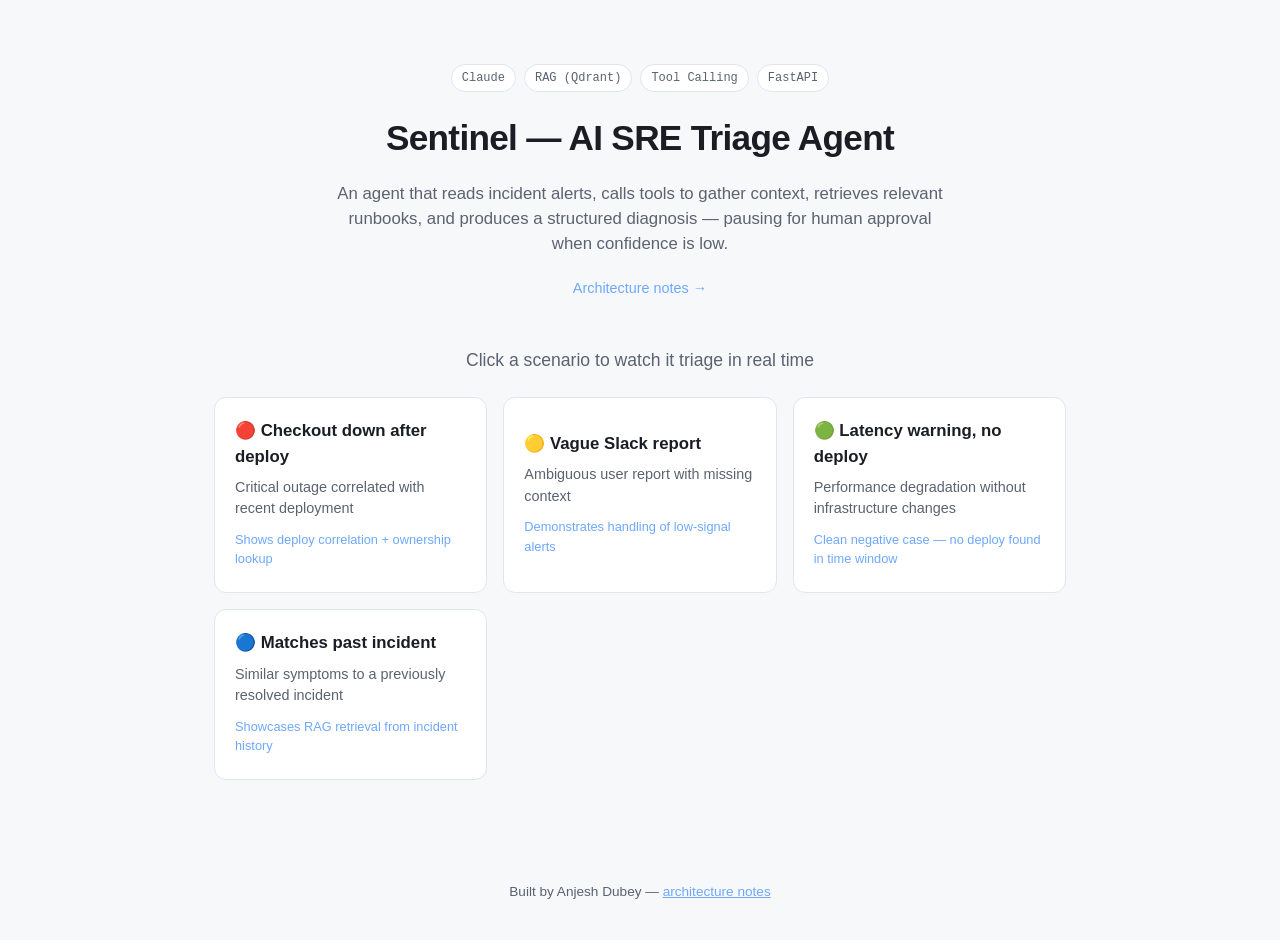
<file: docs/index.html>
<!doctype html>
<html lang="en">
<head>
  <meta charset="UTF-8" />
  <meta name="viewport" content="width=device-width, initial-scale=1.0" />
  <title>Sentinel — AI SRE Triage Agent</title>
  <link rel="stylesheet" href="style.css" />
</head>
<body>
  <header class="hero">
    <div class="badges">
      <span class="badge">Claude</span>
      <span class="badge">RAG (Qdrant)</span>
      <span class="badge">Tool Calling</span>
      <span class="badge">FastAPI</span>
    </div>
    <h1>Sentinel — AI SRE Triage Agent</h1>
    <p class="subtitle">
      An agent that reads incident alerts, calls tools to gather context,
      retrieves relevant runbooks, and produces a structured diagnosis —
      pausing for human approval when confidence is low.
    </p>
    <a class="repo-link" href="https://anjeshdubey.github.io/sentinel/engineering/architecture/" target="_blank" rel="noopener">Architecture notes →</a>
  </header>

  <main>
    <section class="scenarios">
      <h2>Click a scenario to watch it triage in real time</h2>
      <div class="scenario-grid" id="scenario-grid">
        <!-- populated by app.js -->
      </div>
    </section>

    <section class="trace-panel" id="trace-panel" hidden>
      <div class="trace-header">
        <h2 id="trace-title">Reasoning trace</h2>
        <span class="cache-badge" id="cache-badge" hidden>⚡ Cached execution</span>
        <button class="close-btn" id="close-trace">✕</button>
      </div>
      <div class="timeline" id="timeline"></div>
    </section>
  </main>

  <footer>
    <p>Built by Anjesh Dubey — <a href="https://anjeshdubey.github.io/sentinel/engineering/architecture/" target="_blank" rel="noopener">architecture notes</a></p>
  </footer>

  <script src="app.js"></script>
</body>
</html>
</file>
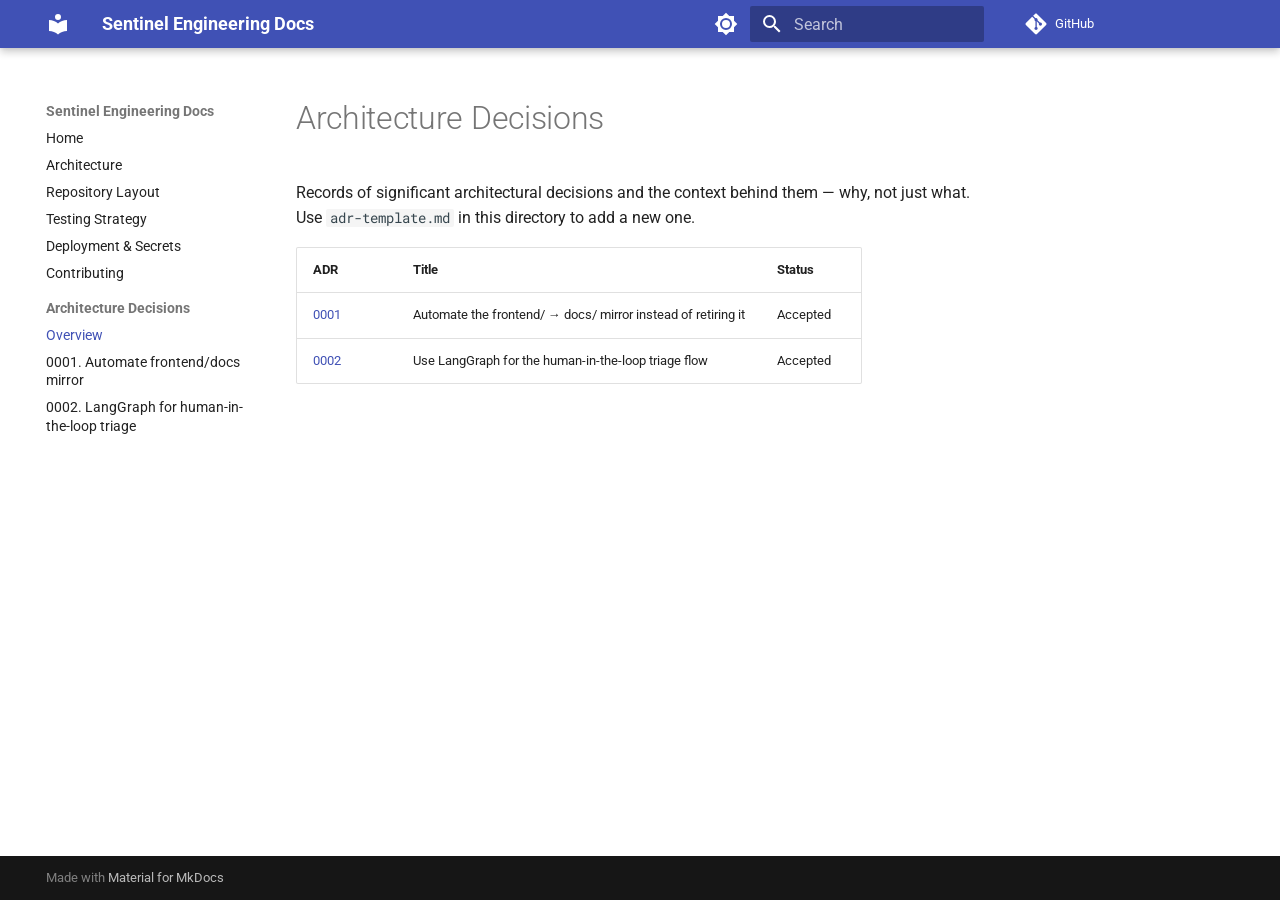
<file: docs/engineering/adr/index.html>
<!doctype html>
<html lang="en" class="no-js">
  <head>
    
      <meta charset="utf-8">
      <meta name="viewport" content="width=device-width,initial-scale=1">
      
      
      
        <link rel="canonical" href="https://anjeshdubey.github.io/sentinel/engineering/adr/">
      
      
        <link rel="prev" href="../contributing/">
      
      
        <link rel="next" href="0001-automate-frontend-docs-mirror/">
      
      
        
      
      
      <link rel="icon" href="../assets/images/favicon.png">
      <meta name="generator" content="mkdocs-1.6.1, mkdocs-material-9.7.7">
    
    
      
        <title>Overview - Sentinel Engineering Docs</title>
      
    
    
      <link rel="stylesheet" href="../assets/stylesheets/main.ec1eaa64.min.css">
      
        
        <link rel="stylesheet" href="../assets/stylesheets/palette.ab4e12ef.min.css">
      
      


    
    
      
    
    
      
        
        
        <link rel="preconnect" href="https://fonts.gstatic.com" crossorigin>
        <link rel="stylesheet" href="https://fonts.googleapis.com/css?family=Roboto:300,300i,400,400i,700,700i%7CRoboto+Mono:400,400i,700,700i&display=fallback">
        <style>:root{--md-text-font:"Roboto";--md-code-font:"Roboto Mono"}</style>
      
    
    
    <script>__md_scope=new URL("..",location),__md_hash=e=>[...e].reduce(((e,_)=>(e<<5)-e+_.charCodeAt(0)),0),__md_get=(e,_=localStorage,t=__md_scope)=>JSON.parse(_.getItem(t.pathname+"."+e)),__md_set=(e,_,t=localStorage,a=__md_scope)=>{try{t.setItem(a.pathname+"."+e,JSON.stringify(_))}catch(e){}}</script>
    
      

    
    
  </head>
  
  
    
    
      
    
    
    
    
    <body dir="ltr" data-md-color-scheme="default" data-md-color-primary="indigo" data-md-color-accent="indigo">
  
    
    <input class="md-toggle" data-md-toggle="drawer" type="checkbox" id="__drawer" autocomplete="off">
    <input class="md-toggle" data-md-toggle="search" type="checkbox" id="__search" autocomplete="off">
    <label class="md-overlay" for="__drawer"></label>
    <div data-md-component="skip">
      
        
        <a href="#architecture-decisions" class="md-skip">
          Skip to content
        </a>
      
    </div>
    <div data-md-component="announce">
      
    </div>
    
    
      

  

<header class="md-header md-header--shadow" data-md-component="header">
  <nav class="md-header__inner md-grid" aria-label="Header">
    <a href=".." title="Sentinel Engineering Docs" class="md-header__button md-logo" aria-label="Sentinel Engineering Docs" data-md-component="logo">
      
  
  <svg xmlns="http://www.w3.org/2000/svg" viewBox="0 0 24 24"><path d="M12 8a3 3 0 0 0 3-3 3 3 0 0 0-3-3 3 3 0 0 0-3 3 3 3 0 0 0 3 3m0 3.54C9.64 9.35 6.5 8 3 8v11c3.5 0 6.64 1.35 9 3.54 2.36-2.19 5.5-3.54 9-3.54V8c-3.5 0-6.64 1.35-9 3.54"/></svg>

    </a>
    <label class="md-header__button md-icon" for="__drawer">
      
      <svg xmlns="http://www.w3.org/2000/svg" viewBox="0 0 24 24"><path d="M3 6h18v2H3zm0 5h18v2H3zm0 5h18v2H3z"/></svg>
    </label>
    <div class="md-header__title" data-md-component="header-title">
      <div class="md-header__ellipsis">
        <div class="md-header__topic">
          <span class="md-ellipsis">
            Sentinel Engineering Docs
          </span>
        </div>
        <div class="md-header__topic" data-md-component="header-topic">
          <span class="md-ellipsis">
            
              Overview
            
          </span>
        </div>
      </div>
    </div>
    
      
        <form class="md-header__option" data-md-component="palette">
  
    
    
    
    <input class="md-option" data-md-color-media="(prefers-color-scheme: light)" data-md-color-scheme="default" data-md-color-primary="indigo" data-md-color-accent="indigo"  aria-label="Switch to dark mode"  type="radio" name="__palette" id="__palette_0">
    
      <label class="md-header__button md-icon" title="Switch to dark mode" for="__palette_1" hidden>
        <svg xmlns="http://www.w3.org/2000/svg" viewBox="0 0 24 24"><path d="M12 8a4 4 0 0 0-4 4 4 4 0 0 0 4 4 4 4 0 0 0 4-4 4 4 0 0 0-4-4m0 10a6 6 0 0 1-6-6 6 6 0 0 1 6-6 6 6 0 0 1 6 6 6 6 0 0 1-6 6m8-9.31V4h-4.69L12 .69 8.69 4H4v4.69L.69 12 4 15.31V20h4.69L12 23.31 15.31 20H20v-4.69L23.31 12z"/></svg>
      </label>
    
  
    
    
    
    <input class="md-option" data-md-color-media="(prefers-color-scheme: dark)" data-md-color-scheme="slate" data-md-color-primary="indigo" data-md-color-accent="indigo"  aria-label="Switch to light mode"  type="radio" name="__palette" id="__palette_1">
    
      <label class="md-header__button md-icon" title="Switch to light mode" for="__palette_0" hidden>
        <svg xmlns="http://www.w3.org/2000/svg" viewBox="0 0 24 24"><path d="M12 18c-.89 0-1.74-.2-2.5-.55C11.56 16.5 13 14.42 13 12s-1.44-4.5-3.5-5.45C10.26 6.2 11.11 6 12 6a6 6 0 0 1 6 6 6 6 0 0 1-6 6m8-9.31V4h-4.69L12 .69 8.69 4H4v4.69L.69 12 4 15.31V20h4.69L12 23.31 15.31 20H20v-4.69L23.31 12z"/></svg>
      </label>
    
  
</form>
      
    
    
      <script>var palette=__md_get("__palette");if(palette&&palette.color){if("(prefers-color-scheme)"===palette.color.media){var media=matchMedia("(prefers-color-scheme: light)"),input=document.querySelector(media.matches?"[data-md-color-media='(prefers-color-scheme: light)']":"[data-md-color-media='(prefers-color-scheme: dark)']");palette.color.media=input.getAttribute("data-md-color-media"),palette.color.scheme=input.getAttribute("data-md-color-scheme"),palette.color.primary=input.getAttribute("data-md-color-primary"),palette.color.accent=input.getAttribute("data-md-color-accent")}for(var[key,value]of Object.entries(palette.color))document.body.setAttribute("data-md-color-"+key,value)}</script>
    
    
    
      
      
        <label class="md-header__button md-icon" for="__search">
          
          <svg xmlns="http://www.w3.org/2000/svg" viewBox="0 0 24 24"><path d="M9.5 3A6.5 6.5 0 0 1 16 9.5c0 1.61-.59 3.09-1.56 4.23l.27.27h.79l5 5-1.5 1.5-5-5v-.79l-.27-.27A6.52 6.52 0 0 1 9.5 16 6.5 6.5 0 0 1 3 9.5 6.5 6.5 0 0 1 9.5 3m0 2C7 5 5 7 5 9.5S7 14 9.5 14 14 12 14 9.5 12 5 9.5 5"/></svg>
        </label>
        <div class="md-search" data-md-component="search" role="dialog">
  <label class="md-search__overlay" for="__search"></label>
  <div class="md-search__inner" role="search">
    <form class="md-search__form" name="search">
      <input type="text" class="md-search__input" name="query" aria-label="Search" placeholder="Search" autocapitalize="off" autocorrect="off" autocomplete="off" spellcheck="false" data-md-component="search-query" required>
      <label class="md-search__icon md-icon" for="__search">
        
        <svg xmlns="http://www.w3.org/2000/svg" viewBox="0 0 24 24"><path d="M9.5 3A6.5 6.5 0 0 1 16 9.5c0 1.61-.59 3.09-1.56 4.23l.27.27h.79l5 5-1.5 1.5-5-5v-.79l-.27-.27A6.52 6.52 0 0 1 9.5 16 6.5 6.5 0 0 1 3 9.5 6.5 6.5 0 0 1 9.5 3m0 2C7 5 5 7 5 9.5S7 14 9.5 14 14 12 14 9.5 12 5 9.5 5"/></svg>
        
        <svg xmlns="http://www.w3.org/2000/svg" viewBox="0 0 24 24"><path d="M20 11v2H8l5.5 5.5-1.42 1.42L4.16 12l7.92-7.92L13.5 5.5 8 11z"/></svg>
      </label>
      <nav class="md-search__options" aria-label="Search">
        
        <button type="reset" class="md-search__icon md-icon" title="Clear" aria-label="Clear" tabindex="-1">
          
          <svg xmlns="http://www.w3.org/2000/svg" viewBox="0 0 24 24"><path d="M19 6.41 17.59 5 12 10.59 6.41 5 5 6.41 10.59 12 5 17.59 6.41 19 12 13.41 17.59 19 19 17.59 13.41 12z"/></svg>
        </button>
      </nav>
      
    </form>
    <div class="md-search__output">
      <div class="md-search__scrollwrap" tabindex="0" data-md-scrollfix>
        <div class="md-search-result" data-md-component="search-result">
          <div class="md-search-result__meta">
            Initializing search
          </div>
          <ol class="md-search-result__list" role="presentation"></ol>
        </div>
      </div>
    </div>
  </div>
</div>
      
    
    
      <div class="md-header__source">
        <a href="https://github.com/anjeshdubey/sentinel" title="Go to repository" class="md-source" data-md-component="source">
  <div class="md-source__icon md-icon">
    
    <svg xmlns="http://www.w3.org/2000/svg" viewBox="0 0 448 512"><!--! Font Awesome Free 7.1.0 by @fontawesome - https://fontawesome.com License - https://fontawesome.com/license/free (Icons: CC BY 4.0, Fonts: SIL OFL 1.1, Code: MIT License) Copyright 2025 Fonticons, Inc.--><path d="M439.6 236.1 244 40.5c-5.4-5.5-12.8-8.5-20.4-8.5s-15 3-20.4 8.4L162.5 81l51.5 51.5c27.1-9.1 52.7 16.8 43.4 43.7l49.7 49.7c34.2-11.8 61.2 31 35.5 56.7-26.5 26.5-70.2-2.9-56-37.3L240.3 199v121.9c25.3 12.5 22.3 41.8 9.1 55-6.4 6.4-15.2 10.1-24.3 10.1s-17.8-3.6-24.3-10.1c-17.6-17.6-11.1-46.9 11.2-56v-123c-20.8-8.5-24.6-30.7-18.6-45L142.6 101 8.5 235.1C3 240.6 0 247.9 0 255.5s3 15 8.5 20.4l195.6 195.7c5.4 5.4 12.7 8.4 20.4 8.4s15-3 20.4-8.4l194.7-194.7c5.4-5.4 8.4-12.8 8.4-20.4s-3-15-8.4-20.4"/></svg>
  </div>
  <div class="md-source__repository">
    GitHub
  </div>
</a>
      </div>
    
  </nav>
  
</header>
    
    <div class="md-container" data-md-component="container">
      
      
        
          
        
      
      <main class="md-main" data-md-component="main">
        <div class="md-main__inner md-grid">
          
            
              
              <div class="md-sidebar md-sidebar--primary" data-md-component="sidebar" data-md-type="navigation" >
                <div class="md-sidebar__scrollwrap">
                  <div class="md-sidebar__inner">
                    



<nav class="md-nav md-nav--primary" aria-label="Navigation" data-md-level="0">
  <label class="md-nav__title" for="__drawer">
    <a href=".." title="Sentinel Engineering Docs" class="md-nav__button md-logo" aria-label="Sentinel Engineering Docs" data-md-component="logo">
      
  
  <svg xmlns="http://www.w3.org/2000/svg" viewBox="0 0 24 24"><path d="M12 8a3 3 0 0 0 3-3 3 3 0 0 0-3-3 3 3 0 0 0-3 3 3 3 0 0 0 3 3m0 3.54C9.64 9.35 6.5 8 3 8v11c3.5 0 6.64 1.35 9 3.54 2.36-2.19 5.5-3.54 9-3.54V8c-3.5 0-6.64 1.35-9 3.54"/></svg>

    </a>
    Sentinel Engineering Docs
  </label>
  
    <div class="md-nav__source">
      <a href="https://github.com/anjeshdubey/sentinel" title="Go to repository" class="md-source" data-md-component="source">
  <div class="md-source__icon md-icon">
    
    <svg xmlns="http://www.w3.org/2000/svg" viewBox="0 0 448 512"><!--! Font Awesome Free 7.1.0 by @fontawesome - https://fontawesome.com License - https://fontawesome.com/license/free (Icons: CC BY 4.0, Fonts: SIL OFL 1.1, Code: MIT License) Copyright 2025 Fonticons, Inc.--><path d="M439.6 236.1 244 40.5c-5.4-5.5-12.8-8.5-20.4-8.5s-15 3-20.4 8.4L162.5 81l51.5 51.5c27.1-9.1 52.7 16.8 43.4 43.7l49.7 49.7c34.2-11.8 61.2 31 35.5 56.7-26.5 26.5-70.2-2.9-56-37.3L240.3 199v121.9c25.3 12.5 22.3 41.8 9.1 55-6.4 6.4-15.2 10.1-24.3 10.1s-17.8-3.6-24.3-10.1c-17.6-17.6-11.1-46.9 11.2-56v-123c-20.8-8.5-24.6-30.7-18.6-45L142.6 101 8.5 235.1C3 240.6 0 247.9 0 255.5s3 15 8.5 20.4l195.6 195.7c5.4 5.4 12.7 8.4 20.4 8.4s15-3 20.4-8.4l194.7-194.7c5.4-5.4 8.4-12.8 8.4-20.4s-3-15-8.4-20.4"/></svg>
  </div>
  <div class="md-source__repository">
    GitHub
  </div>
</a>
    </div>
  
  <ul class="md-nav__list" data-md-scrollfix>
    
      
      
  
  
  
  
    <li class="md-nav__item">
      <a href=".." class="md-nav__link">
        
  
  
  <span class="md-ellipsis">
    
  
    Home
  

    
  </span>
  
  

      </a>
    </li>
  

    
      
      
  
  
  
  
    <li class="md-nav__item">
      <a href="../architecture/" class="md-nav__link">
        
  
  
  <span class="md-ellipsis">
    
  
    Architecture
  

    
  </span>
  
  

      </a>
    </li>
  

    
      
      
  
  
  
  
    <li class="md-nav__item">
      <a href="../repository-layout/" class="md-nav__link">
        
  
  
  <span class="md-ellipsis">
    
  
    Repository Layout
  

    
  </span>
  
  

      </a>
    </li>
  

    
      
      
  
  
  
  
    <li class="md-nav__item">
      <a href="../testing/" class="md-nav__link">
        
  
  
  <span class="md-ellipsis">
    
  
    Testing Strategy
  

    
  </span>
  
  

      </a>
    </li>
  

    
      
      
  
  
  
  
    <li class="md-nav__item">
      <a href="../deployment/" class="md-nav__link">
        
  
  
  <span class="md-ellipsis">
    
  
    Deployment & Secrets
  

    
  </span>
  
  

      </a>
    </li>
  

    
      
      
  
  
  
  
    <li class="md-nav__item">
      <a href="../contributing/" class="md-nav__link">
        
  
  
  <span class="md-ellipsis">
    
  
    Contributing
  

    
  </span>
  
  

      </a>
    </li>
  

    
      
      
  
  
    
  
  
  
    
    
    
    
      
        
        
      
    
    
    <li class="md-nav__item md-nav__item--active md-nav__item--section md-nav__item--nested">
      
        
        
        <input class="md-nav__toggle md-toggle " type="checkbox" id="__nav_7" checked>
        
          
          <label class="md-nav__link" for="__nav_7" id="__nav_7_label" tabindex="">
            
  
  
  <span class="md-ellipsis">
    
  
    Architecture Decisions
  

    
  </span>
  
  

            <span class="md-nav__icon md-icon"></span>
          </label>
        
        <nav class="md-nav" data-md-level="1" aria-labelledby="__nav_7_label" aria-expanded="true">
          <label class="md-nav__title" for="__nav_7">
            <span class="md-nav__icon md-icon"></span>
            
  
    Architecture Decisions
  

          </label>
          <ul class="md-nav__list" data-md-scrollfix>
            
              
                
  
  
    
  
  
  
    <li class="md-nav__item md-nav__item--active">
      
      <input class="md-nav__toggle md-toggle" type="checkbox" id="__toc">
      
      
        
      
      
      <a href="./" class="md-nav__link md-nav__link--active">
        
  
  
  <span class="md-ellipsis">
    
  
    Overview
  

    
  </span>
  
  

      </a>
      
    </li>
  

              
            
              
                
  
  
  
  
    <li class="md-nav__item">
      <a href="0001-automate-frontend-docs-mirror/" class="md-nav__link">
        
  
  
  <span class="md-ellipsis">
    
  
    0001. Automate frontend/docs mirror
  

    
  </span>
  
  

      </a>
    </li>
  

              
            
              
                
  
  
  
  
    <li class="md-nav__item">
      <a href="0002-langgraph-hitl-triage/" class="md-nav__link">
        
  
  
  <span class="md-ellipsis">
    
  
    0002. LangGraph for human-in-the-loop triage
  

    
  </span>
  
  

      </a>
    </li>
  

              
            
          </ul>
        </nav>
      
    </li>
  

    
  </ul>
</nav>
                  </div>
                </div>
              </div>
            
            
              
              <div class="md-sidebar md-sidebar--secondary" data-md-component="sidebar" data-md-type="toc" >
                <div class="md-sidebar__scrollwrap">
                  <div class="md-sidebar__inner">
                    

<nav class="md-nav md-nav--secondary" aria-label="Table of contents">
  
  
  
    
  
  
</nav>
                  </div>
                </div>
              </div>
            
          
          
            <div class="md-content" data-md-component="content">
              
              <article class="md-content__inner md-typeset">
                
                  


  
  


<h1 id="architecture-decisions">Architecture Decisions<a class="headerlink" href="#architecture-decisions" title="Permanent link">&para;</a></h1>
<p>Records of significant architectural decisions and the context behind them —
why, not just what. Use <code>adr-template.md</code> in this directory to add a new one.</p>
<table>
<thead>
<tr>
<th>ADR</th>
<th>Title</th>
<th>Status</th>
</tr>
</thead>
<tbody>
<tr>
<td><a href="0001-automate-frontend-docs-mirror/">0001</a></td>
<td>Automate the frontend/ → docs/ mirror instead of retiring it</td>
<td>Accepted</td>
</tr>
<tr>
<td><a href="0002-langgraph-hitl-triage/">0002</a></td>
<td>Use LangGraph for the human-in-the-loop triage flow</td>
<td>Accepted</td>
</tr>
</tbody>
</table>












                
              </article>
            </div>
          
          
<script>var target=document.getElementById(location.hash.slice(1));target&&target.name&&(target.checked=target.name.startsWith("__tabbed_"))</script>
        </div>
        
          <button type="button" class="md-top md-icon" data-md-component="top" hidden>
  
  <svg xmlns="http://www.w3.org/2000/svg" viewBox="0 0 24 24"><path d="M13 20h-2V8l-5.5 5.5-1.42-1.42L12 4.16l7.92 7.92-1.42 1.42L13 8z"/></svg>
  Back to top
</button>
        
      </main>
      
        <footer class="md-footer">
  
  <div class="md-footer-meta md-typeset">
    <div class="md-footer-meta__inner md-grid">
      <div class="md-copyright">
  
  
    Made with
    <a href="https://squidfunk.github.io/mkdocs-material/" target="_blank" rel="noopener">
      Material for MkDocs
    </a>
  
</div>
      
    </div>
  </div>
</footer>
      
    </div>
    <div class="md-dialog" data-md-component="dialog">
      <div class="md-dialog__inner md-typeset"></div>
    </div>
    
    
    
      
      
      <script id="__config" type="application/json">{"annotate": null, "base": "..", "features": ["navigation.sections", "navigation.top", "content.code.copy"], "search": "../assets/javascripts/workers/search.2c215733.min.js", "tags": null, "translations": {"clipboard.copied": "Copied to clipboard", "clipboard.copy": "Copy to clipboard", "search.result.more.one": "1 more on this page", "search.result.more.other": "# more on this page", "search.result.none": "No matching documents", "search.result.one": "1 matching document", "search.result.other": "# matching documents", "search.result.placeholder": "Type to start searching", "search.result.term.missing": "Missing", "select.version": "Select version"}, "version": null}</script>
    
    
      <script src="../assets/javascripts/bundle.d7400e89.min.js"></script>
      
    
  </body>
</html>
</file>
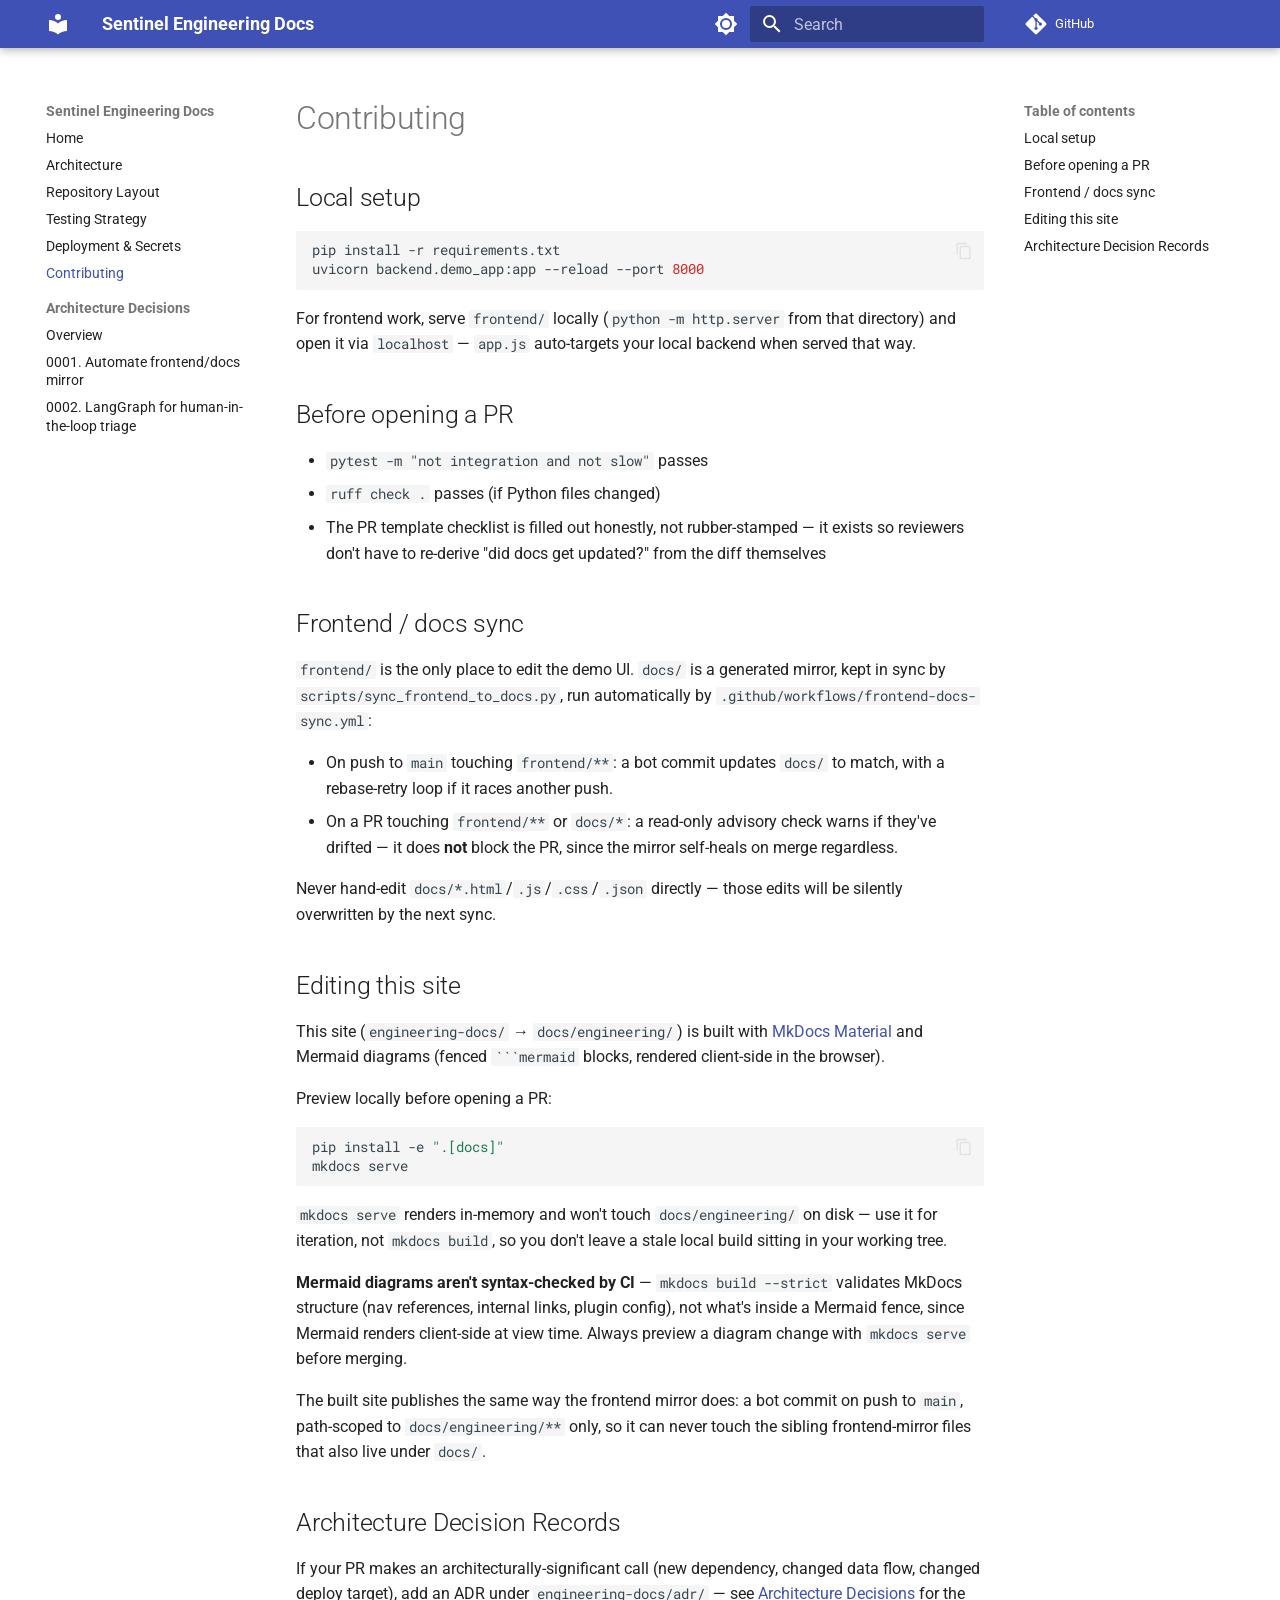
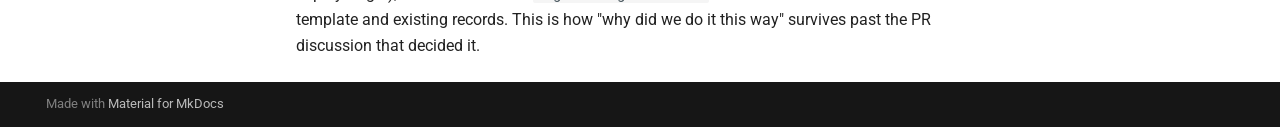
<file: docs/engineering/contributing/index.html>
<!doctype html>
<html lang="en" class="no-js">
  <head>
    
      <meta charset="utf-8">
      <meta name="viewport" content="width=device-width,initial-scale=1">
      
      
      
        <link rel="canonical" href="https://anjeshdubey.github.io/sentinel/engineering/contributing/">
      
      
        <link rel="prev" href="../deployment/">
      
      
        <link rel="next" href="../adr/">
      
      
        
      
      
      <link rel="icon" href="../assets/images/favicon.png">
      <meta name="generator" content="mkdocs-1.6.1, mkdocs-material-9.7.7">
    
    
      
        <title>Contributing - Sentinel Engineering Docs</title>
      
    
    
      <link rel="stylesheet" href="../assets/stylesheets/main.ec1eaa64.min.css">
      
        
        <link rel="stylesheet" href="../assets/stylesheets/palette.ab4e12ef.min.css">
      
      


    
    
      
    
    
      
        
        
        <link rel="preconnect" href="https://fonts.gstatic.com" crossorigin>
        <link rel="stylesheet" href="https://fonts.googleapis.com/css?family=Roboto:300,300i,400,400i,700,700i%7CRoboto+Mono:400,400i,700,700i&display=fallback">
        <style>:root{--md-text-font:"Roboto";--md-code-font:"Roboto Mono"}</style>
      
    
    
    <script>__md_scope=new URL("..",location),__md_hash=e=>[...e].reduce(((e,_)=>(e<<5)-e+_.charCodeAt(0)),0),__md_get=(e,_=localStorage,t=__md_scope)=>JSON.parse(_.getItem(t.pathname+"."+e)),__md_set=(e,_,t=localStorage,a=__md_scope)=>{try{t.setItem(a.pathname+"."+e,JSON.stringify(_))}catch(e){}}</script>
    
      

    
    
  </head>
  
  
    
    
      
    
    
    
    
    <body dir="ltr" data-md-color-scheme="default" data-md-color-primary="indigo" data-md-color-accent="indigo">
  
    
    <input class="md-toggle" data-md-toggle="drawer" type="checkbox" id="__drawer" autocomplete="off">
    <input class="md-toggle" data-md-toggle="search" type="checkbox" id="__search" autocomplete="off">
    <label class="md-overlay" for="__drawer"></label>
    <div data-md-component="skip">
      
        
        <a href="#contributing" class="md-skip">
          Skip to content
        </a>
      
    </div>
    <div data-md-component="announce">
      
    </div>
    
    
      

  

<header class="md-header md-header--shadow" data-md-component="header">
  <nav class="md-header__inner md-grid" aria-label="Header">
    <a href=".." title="Sentinel Engineering Docs" class="md-header__button md-logo" aria-label="Sentinel Engineering Docs" data-md-component="logo">
      
  
  <svg xmlns="http://www.w3.org/2000/svg" viewBox="0 0 24 24"><path d="M12 8a3 3 0 0 0 3-3 3 3 0 0 0-3-3 3 3 0 0 0-3 3 3 3 0 0 0 3 3m0 3.54C9.64 9.35 6.5 8 3 8v11c3.5 0 6.64 1.35 9 3.54 2.36-2.19 5.5-3.54 9-3.54V8c-3.5 0-6.64 1.35-9 3.54"/></svg>

    </a>
    <label class="md-header__button md-icon" for="__drawer">
      
      <svg xmlns="http://www.w3.org/2000/svg" viewBox="0 0 24 24"><path d="M3 6h18v2H3zm0 5h18v2H3zm0 5h18v2H3z"/></svg>
    </label>
    <div class="md-header__title" data-md-component="header-title">
      <div class="md-header__ellipsis">
        <div class="md-header__topic">
          <span class="md-ellipsis">
            Sentinel Engineering Docs
          </span>
        </div>
        <div class="md-header__topic" data-md-component="header-topic">
          <span class="md-ellipsis">
            
              Contributing
            
          </span>
        </div>
      </div>
    </div>
    
      
        <form class="md-header__option" data-md-component="palette">
  
    
    
    
    <input class="md-option" data-md-color-media="(prefers-color-scheme: light)" data-md-color-scheme="default" data-md-color-primary="indigo" data-md-color-accent="indigo"  aria-label="Switch to dark mode"  type="radio" name="__palette" id="__palette_0">
    
      <label class="md-header__button md-icon" title="Switch to dark mode" for="__palette_1" hidden>
        <svg xmlns="http://www.w3.org/2000/svg" viewBox="0 0 24 24"><path d="M12 8a4 4 0 0 0-4 4 4 4 0 0 0 4 4 4 4 0 0 0 4-4 4 4 0 0 0-4-4m0 10a6 6 0 0 1-6-6 6 6 0 0 1 6-6 6 6 0 0 1 6 6 6 6 0 0 1-6 6m8-9.31V4h-4.69L12 .69 8.69 4H4v4.69L.69 12 4 15.31V20h4.69L12 23.31 15.31 20H20v-4.69L23.31 12z"/></svg>
      </label>
    
  
    
    
    
    <input class="md-option" data-md-color-media="(prefers-color-scheme: dark)" data-md-color-scheme="slate" data-md-color-primary="indigo" data-md-color-accent="indigo"  aria-label="Switch to light mode"  type="radio" name="__palette" id="__palette_1">
    
      <label class="md-header__button md-icon" title="Switch to light mode" for="__palette_0" hidden>
        <svg xmlns="http://www.w3.org/2000/svg" viewBox="0 0 24 24"><path d="M12 18c-.89 0-1.74-.2-2.5-.55C11.56 16.5 13 14.42 13 12s-1.44-4.5-3.5-5.45C10.26 6.2 11.11 6 12 6a6 6 0 0 1 6 6 6 6 0 0 1-6 6m8-9.31V4h-4.69L12 .69 8.69 4H4v4.69L.69 12 4 15.31V20h4.69L12 23.31 15.31 20H20v-4.69L23.31 12z"/></svg>
      </label>
    
  
</form>
      
    
    
      <script>var palette=__md_get("__palette");if(palette&&palette.color){if("(prefers-color-scheme)"===palette.color.media){var media=matchMedia("(prefers-color-scheme: light)"),input=document.querySelector(media.matches?"[data-md-color-media='(prefers-color-scheme: light)']":"[data-md-color-media='(prefers-color-scheme: dark)']");palette.color.media=input.getAttribute("data-md-color-media"),palette.color.scheme=input.getAttribute("data-md-color-scheme"),palette.color.primary=input.getAttribute("data-md-color-primary"),palette.color.accent=input.getAttribute("data-md-color-accent")}for(var[key,value]of Object.entries(palette.color))document.body.setAttribute("data-md-color-"+key,value)}</script>
    
    
    
      
      
        <label class="md-header__button md-icon" for="__search">
          
          <svg xmlns="http://www.w3.org/2000/svg" viewBox="0 0 24 24"><path d="M9.5 3A6.5 6.5 0 0 1 16 9.5c0 1.61-.59 3.09-1.56 4.23l.27.27h.79l5 5-1.5 1.5-5-5v-.79l-.27-.27A6.52 6.52 0 0 1 9.5 16 6.5 6.5 0 0 1 3 9.5 6.5 6.5 0 0 1 9.5 3m0 2C7 5 5 7 5 9.5S7 14 9.5 14 14 12 14 9.5 12 5 9.5 5"/></svg>
        </label>
        <div class="md-search" data-md-component="search" role="dialog">
  <label class="md-search__overlay" for="__search"></label>
  <div class="md-search__inner" role="search">
    <form class="md-search__form" name="search">
      <input type="text" class="md-search__input" name="query" aria-label="Search" placeholder="Search" autocapitalize="off" autocorrect="off" autocomplete="off" spellcheck="false" data-md-component="search-query" required>
      <label class="md-search__icon md-icon" for="__search">
        
        <svg xmlns="http://www.w3.org/2000/svg" viewBox="0 0 24 24"><path d="M9.5 3A6.5 6.5 0 0 1 16 9.5c0 1.61-.59 3.09-1.56 4.23l.27.27h.79l5 5-1.5 1.5-5-5v-.79l-.27-.27A6.52 6.52 0 0 1 9.5 16 6.5 6.5 0 0 1 3 9.5 6.5 6.5 0 0 1 9.5 3m0 2C7 5 5 7 5 9.5S7 14 9.5 14 14 12 14 9.5 12 5 9.5 5"/></svg>
        
        <svg xmlns="http://www.w3.org/2000/svg" viewBox="0 0 24 24"><path d="M20 11v2H8l5.5 5.5-1.42 1.42L4.16 12l7.92-7.92L13.5 5.5 8 11z"/></svg>
      </label>
      <nav class="md-search__options" aria-label="Search">
        
        <button type="reset" class="md-search__icon md-icon" title="Clear" aria-label="Clear" tabindex="-1">
          
          <svg xmlns="http://www.w3.org/2000/svg" viewBox="0 0 24 24"><path d="M19 6.41 17.59 5 12 10.59 6.41 5 5 6.41 10.59 12 5 17.59 6.41 19 12 13.41 17.59 19 19 17.59 13.41 12z"/></svg>
        </button>
      </nav>
      
    </form>
    <div class="md-search__output">
      <div class="md-search__scrollwrap" tabindex="0" data-md-scrollfix>
        <div class="md-search-result" data-md-component="search-result">
          <div class="md-search-result__meta">
            Initializing search
          </div>
          <ol class="md-search-result__list" role="presentation"></ol>
        </div>
      </div>
    </div>
  </div>
</div>
      
    
    
      <div class="md-header__source">
        <a href="https://github.com/anjeshdubey/sentinel" title="Go to repository" class="md-source" data-md-component="source">
  <div class="md-source__icon md-icon">
    
    <svg xmlns="http://www.w3.org/2000/svg" viewBox="0 0 448 512"><!--! Font Awesome Free 7.1.0 by @fontawesome - https://fontawesome.com License - https://fontawesome.com/license/free (Icons: CC BY 4.0, Fonts: SIL OFL 1.1, Code: MIT License) Copyright 2025 Fonticons, Inc.--><path d="M439.6 236.1 244 40.5c-5.4-5.5-12.8-8.5-20.4-8.5s-15 3-20.4 8.4L162.5 81l51.5 51.5c27.1-9.1 52.7 16.8 43.4 43.7l49.7 49.7c34.2-11.8 61.2 31 35.5 56.7-26.5 26.5-70.2-2.9-56-37.3L240.3 199v121.9c25.3 12.5 22.3 41.8 9.1 55-6.4 6.4-15.2 10.1-24.3 10.1s-17.8-3.6-24.3-10.1c-17.6-17.6-11.1-46.9 11.2-56v-123c-20.8-8.5-24.6-30.7-18.6-45L142.6 101 8.5 235.1C3 240.6 0 247.9 0 255.5s3 15 8.5 20.4l195.6 195.7c5.4 5.4 12.7 8.4 20.4 8.4s15-3 20.4-8.4l194.7-194.7c5.4-5.4 8.4-12.8 8.4-20.4s-3-15-8.4-20.4"/></svg>
  </div>
  <div class="md-source__repository">
    GitHub
  </div>
</a>
      </div>
    
  </nav>
  
</header>
    
    <div class="md-container" data-md-component="container">
      
      
        
          
        
      
      <main class="md-main" data-md-component="main">
        <div class="md-main__inner md-grid">
          
            
              
              <div class="md-sidebar md-sidebar--primary" data-md-component="sidebar" data-md-type="navigation" >
                <div class="md-sidebar__scrollwrap">
                  <div class="md-sidebar__inner">
                    



<nav class="md-nav md-nav--primary" aria-label="Navigation" data-md-level="0">
  <label class="md-nav__title" for="__drawer">
    <a href=".." title="Sentinel Engineering Docs" class="md-nav__button md-logo" aria-label="Sentinel Engineering Docs" data-md-component="logo">
      
  
  <svg xmlns="http://www.w3.org/2000/svg" viewBox="0 0 24 24"><path d="M12 8a3 3 0 0 0 3-3 3 3 0 0 0-3-3 3 3 0 0 0-3 3 3 3 0 0 0 3 3m0 3.54C9.64 9.35 6.5 8 3 8v11c3.5 0 6.64 1.35 9 3.54 2.36-2.19 5.5-3.54 9-3.54V8c-3.5 0-6.64 1.35-9 3.54"/></svg>

    </a>
    Sentinel Engineering Docs
  </label>
  
    <div class="md-nav__source">
      <a href="https://github.com/anjeshdubey/sentinel" title="Go to repository" class="md-source" data-md-component="source">
  <div class="md-source__icon md-icon">
    
    <svg xmlns="http://www.w3.org/2000/svg" viewBox="0 0 448 512"><!--! Font Awesome Free 7.1.0 by @fontawesome - https://fontawesome.com License - https://fontawesome.com/license/free (Icons: CC BY 4.0, Fonts: SIL OFL 1.1, Code: MIT License) Copyright 2025 Fonticons, Inc.--><path d="M439.6 236.1 244 40.5c-5.4-5.5-12.8-8.5-20.4-8.5s-15 3-20.4 8.4L162.5 81l51.5 51.5c27.1-9.1 52.7 16.8 43.4 43.7l49.7 49.7c34.2-11.8 61.2 31 35.5 56.7-26.5 26.5-70.2-2.9-56-37.3L240.3 199v121.9c25.3 12.5 22.3 41.8 9.1 55-6.4 6.4-15.2 10.1-24.3 10.1s-17.8-3.6-24.3-10.1c-17.6-17.6-11.1-46.9 11.2-56v-123c-20.8-8.5-24.6-30.7-18.6-45L142.6 101 8.5 235.1C3 240.6 0 247.9 0 255.5s3 15 8.5 20.4l195.6 195.7c5.4 5.4 12.7 8.4 20.4 8.4s15-3 20.4-8.4l194.7-194.7c5.4-5.4 8.4-12.8 8.4-20.4s-3-15-8.4-20.4"/></svg>
  </div>
  <div class="md-source__repository">
    GitHub
  </div>
</a>
    </div>
  
  <ul class="md-nav__list" data-md-scrollfix>
    
      
      
  
  
  
  
    <li class="md-nav__item">
      <a href=".." class="md-nav__link">
        
  
  
  <span class="md-ellipsis">
    
  
    Home
  

    
  </span>
  
  

      </a>
    </li>
  

    
      
      
  
  
  
  
    <li class="md-nav__item">
      <a href="../architecture/" class="md-nav__link">
        
  
  
  <span class="md-ellipsis">
    
  
    Architecture
  

    
  </span>
  
  

      </a>
    </li>
  

    
      
      
  
  
  
  
    <li class="md-nav__item">
      <a href="../repository-layout/" class="md-nav__link">
        
  
  
  <span class="md-ellipsis">
    
  
    Repository Layout
  

    
  </span>
  
  

      </a>
    </li>
  

    
      
      
  
  
  
  
    <li class="md-nav__item">
      <a href="../testing/" class="md-nav__link">
        
  
  
  <span class="md-ellipsis">
    
  
    Testing Strategy
  

    
  </span>
  
  

      </a>
    </li>
  

    
      
      
  
  
  
  
    <li class="md-nav__item">
      <a href="../deployment/" class="md-nav__link">
        
  
  
  <span class="md-ellipsis">
    
  
    Deployment & Secrets
  

    
  </span>
  
  

      </a>
    </li>
  

    
      
      
  
  
    
  
  
  
    <li class="md-nav__item md-nav__item--active">
      
      <input class="md-nav__toggle md-toggle" type="checkbox" id="__toc">
      
      
        
      
      
        <label class="md-nav__link md-nav__link--active" for="__toc">
          
  
  
  <span class="md-ellipsis">
    
  
    Contributing
  

    
  </span>
  
  

          <span class="md-nav__icon md-icon"></span>
        </label>
      
      <a href="./" class="md-nav__link md-nav__link--active">
        
  
  
  <span class="md-ellipsis">
    
  
    Contributing
  

    
  </span>
  
  

      </a>
      
        

<nav class="md-nav md-nav--secondary" aria-label="Table of contents">
  
  
  
    
  
  
    <label class="md-nav__title" for="__toc">
      <span class="md-nav__icon md-icon"></span>
      Table of contents
    </label>
    <ul class="md-nav__list" data-md-component="toc" data-md-scrollfix>
      
        <li class="md-nav__item">
  <a href="#local-setup" class="md-nav__link">
    <span class="md-ellipsis">
      
        Local setup
      
    </span>
  </a>
  
</li>
      
        <li class="md-nav__item">
  <a href="#before-opening-a-pr" class="md-nav__link">
    <span class="md-ellipsis">
      
        Before opening a PR
      
    </span>
  </a>
  
</li>
      
        <li class="md-nav__item">
  <a href="#frontend-docs-sync" class="md-nav__link">
    <span class="md-ellipsis">
      
        Frontend / docs sync
      
    </span>
  </a>
  
</li>
      
        <li class="md-nav__item">
  <a href="#editing-this-site" class="md-nav__link">
    <span class="md-ellipsis">
      
        Editing this site
      
    </span>
  </a>
  
</li>
      
        <li class="md-nav__item">
  <a href="#architecture-decision-records" class="md-nav__link">
    <span class="md-ellipsis">
      
        Architecture Decision Records
      
    </span>
  </a>
  
</li>
      
    </ul>
  
</nav>
      
    </li>
  

    
      
      
  
  
  
  
    
    
    
    
      
        
        
      
    
    
    <li class="md-nav__item md-nav__item--section md-nav__item--nested">
      
        
        
        <input class="md-nav__toggle md-toggle " type="checkbox" id="__nav_7" >
        
          
          <label class="md-nav__link" for="__nav_7" id="__nav_7_label" tabindex="">
            
  
  
  <span class="md-ellipsis">
    
  
    Architecture Decisions
  

    
  </span>
  
  

            <span class="md-nav__icon md-icon"></span>
          </label>
        
        <nav class="md-nav" data-md-level="1" aria-labelledby="__nav_7_label" aria-expanded="false">
          <label class="md-nav__title" for="__nav_7">
            <span class="md-nav__icon md-icon"></span>
            
  
    Architecture Decisions
  

          </label>
          <ul class="md-nav__list" data-md-scrollfix>
            
              
                
  
  
  
  
    <li class="md-nav__item">
      <a href="../adr/" class="md-nav__link">
        
  
  
  <span class="md-ellipsis">
    
  
    Overview
  

    
  </span>
  
  

      </a>
    </li>
  

              
            
              
                
  
  
  
  
    <li class="md-nav__item">
      <a href="../adr/0001-automate-frontend-docs-mirror/" class="md-nav__link">
        
  
  
  <span class="md-ellipsis">
    
  
    0001. Automate frontend/docs mirror
  

    
  </span>
  
  

      </a>
    </li>
  

              
            
              
                
  
  
  
  
    <li class="md-nav__item">
      <a href="../adr/0002-langgraph-hitl-triage/" class="md-nav__link">
        
  
  
  <span class="md-ellipsis">
    
  
    0002. LangGraph for human-in-the-loop triage
  

    
  </span>
  
  

      </a>
    </li>
  

              
            
          </ul>
        </nav>
      
    </li>
  

    
  </ul>
</nav>
                  </div>
                </div>
              </div>
            
            
              
              <div class="md-sidebar md-sidebar--secondary" data-md-component="sidebar" data-md-type="toc" >
                <div class="md-sidebar__scrollwrap">
                  <div class="md-sidebar__inner">
                    

<nav class="md-nav md-nav--secondary" aria-label="Table of contents">
  
  
  
    
  
  
    <label class="md-nav__title" for="__toc">
      <span class="md-nav__icon md-icon"></span>
      Table of contents
    </label>
    <ul class="md-nav__list" data-md-component="toc" data-md-scrollfix>
      
        <li class="md-nav__item">
  <a href="#local-setup" class="md-nav__link">
    <span class="md-ellipsis">
      
        Local setup
      
    </span>
  </a>
  
</li>
      
        <li class="md-nav__item">
  <a href="#before-opening-a-pr" class="md-nav__link">
    <span class="md-ellipsis">
      
        Before opening a PR
      
    </span>
  </a>
  
</li>
      
        <li class="md-nav__item">
  <a href="#frontend-docs-sync" class="md-nav__link">
    <span class="md-ellipsis">
      
        Frontend / docs sync
      
    </span>
  </a>
  
</li>
      
        <li class="md-nav__item">
  <a href="#editing-this-site" class="md-nav__link">
    <span class="md-ellipsis">
      
        Editing this site
      
    </span>
  </a>
  
</li>
      
        <li class="md-nav__item">
  <a href="#architecture-decision-records" class="md-nav__link">
    <span class="md-ellipsis">
      
        Architecture Decision Records
      
    </span>
  </a>
  
</li>
      
    </ul>
  
</nav>
                  </div>
                </div>
              </div>
            
          
          
            <div class="md-content" data-md-component="content">
              
              <article class="md-content__inner md-typeset">
                
                  


  
  


<h1 id="contributing">Contributing<a class="headerlink" href="#contributing" title="Permanent link">&para;</a></h1>
<h2 id="local-setup">Local setup<a class="headerlink" href="#local-setup" title="Permanent link">&para;</a></h2>
<div class="highlight"><pre><span></span><code>pip<span class="w"> </span>install<span class="w"> </span>-r<span class="w"> </span>requirements.txt
uvicorn<span class="w"> </span>backend.demo_app:app<span class="w"> </span>--reload<span class="w"> </span>--port<span class="w"> </span><span class="m">8000</span>
</code></pre></div>
<p>For frontend work, serve <code>frontend/</code> locally (<code>python -m http.server</code> from
that directory) and open it via <code>localhost</code> — <code>app.js</code> auto-targets your local
backend when served that way.</p>
<h2 id="before-opening-a-pr">Before opening a PR<a class="headerlink" href="#before-opening-a-pr" title="Permanent link">&para;</a></h2>
<ul>
<li><code>pytest -m "not integration and not slow"</code> passes</li>
<li><code>ruff check .</code> passes (if Python files changed)</li>
<li>The PR template checklist is filled out honestly, not rubber-stamped —
  it exists so reviewers don't have to re-derive "did docs get updated?"
  from the diff themselves</li>
</ul>
<h2 id="frontend-docs-sync">Frontend / docs sync<a class="headerlink" href="#frontend-docs-sync" title="Permanent link">&para;</a></h2>
<p><code>frontend/</code> is the only place to edit the demo UI. <code>docs/</code> is a generated
mirror, kept in sync by <code>scripts/sync_frontend_to_docs.py</code>, run automatically
by <code>.github/workflows/frontend-docs-sync.yml</code>:</p>
<ul>
<li>On push to <code>main</code> touching <code>frontend/**</code>: a bot commit updates <code>docs/</code> to
  match, with a rebase-retry loop if it races another push.</li>
<li>On a PR touching <code>frontend/**</code> or <code>docs/*</code>: a read-only advisory check warns
  if they've drifted — it does <strong>not</strong> block the PR, since the mirror
  self-heals on merge regardless.</li>
</ul>
<p>Never hand-edit <code>docs/*.html</code>/<code>.js</code>/<code>.css</code>/<code>.json</code> directly — those edits will
be silently overwritten by the next sync.</p>
<h2 id="editing-this-site">Editing this site<a class="headerlink" href="#editing-this-site" title="Permanent link">&para;</a></h2>
<p>This site (<code>engineering-docs/</code> → <code>docs/engineering/</code>) is built with
<a href="https://squidfunk.github.io/mkdocs-material/">MkDocs Material</a> and Mermaid
diagrams (fenced <code>```mermaid</code> blocks, rendered client-side in the browser).</p>
<p>Preview locally before opening a PR:</p>
<div class="highlight"><pre><span></span><code>pip<span class="w"> </span>install<span class="w"> </span>-e<span class="w"> </span><span class="s2">&quot;.[docs]&quot;</span>
mkdocs<span class="w"> </span>serve
</code></pre></div>
<p><code>mkdocs serve</code> renders in-memory and won't touch <code>docs/engineering/</code> on disk —
use it for iteration, not <code>mkdocs build</code>, so you don't leave a stale local
build sitting in your working tree.</p>
<p><strong>Mermaid diagrams aren't syntax-checked by CI</strong> — <code>mkdocs build --strict</code>
validates MkDocs structure (nav references, internal links, plugin config),
not what's inside a Mermaid fence, since Mermaid renders client-side at view
time. Always preview a diagram change with <code>mkdocs serve</code> before merging.</p>
<p>The built site publishes the same way the frontend mirror does: a bot commit
on push to <code>main</code>, path-scoped to <code>docs/engineering/**</code> only, so it can never
touch the sibling frontend-mirror files that also live under <code>docs/</code>.</p>
<h2 id="architecture-decision-records">Architecture Decision Records<a class="headerlink" href="#architecture-decision-records" title="Permanent link">&para;</a></h2>
<p>If your PR makes an architecturally-significant call (new dependency, changed
data flow, changed deploy target), add an ADR under <code>engineering-docs/adr/</code> —
see <a href="../adr/">Architecture Decisions</a> for the template and existing
records. This is how "why did we do it this way" survives past the PR
discussion that decided it.</p>












                
              </article>
            </div>
          
          
<script>var target=document.getElementById(location.hash.slice(1));target&&target.name&&(target.checked=target.name.startsWith("__tabbed_"))</script>
        </div>
        
          <button type="button" class="md-top md-icon" data-md-component="top" hidden>
  
  <svg xmlns="http://www.w3.org/2000/svg" viewBox="0 0 24 24"><path d="M13 20h-2V8l-5.5 5.5-1.42-1.42L12 4.16l7.92 7.92-1.42 1.42L13 8z"/></svg>
  Back to top
</button>
        
      </main>
      
        <footer class="md-footer">
  
  <div class="md-footer-meta md-typeset">
    <div class="md-footer-meta__inner md-grid">
      <div class="md-copyright">
  
  
    Made with
    <a href="https://squidfunk.github.io/mkdocs-material/" target="_blank" rel="noopener">
      Material for MkDocs
    </a>
  
</div>
      
    </div>
  </div>
</footer>
      
    </div>
    <div class="md-dialog" data-md-component="dialog">
      <div class="md-dialog__inner md-typeset"></div>
    </div>
    
    
    
      
      
      <script id="__config" type="application/json">{"annotate": null, "base": "..", "features": ["navigation.sections", "navigation.top", "content.code.copy"], "search": "../assets/javascripts/workers/search.2c215733.min.js", "tags": null, "translations": {"clipboard.copied": "Copied to clipboard", "clipboard.copy": "Copy to clipboard", "search.result.more.one": "1 more on this page", "search.result.more.other": "# more on this page", "search.result.none": "No matching documents", "search.result.one": "1 matching document", "search.result.other": "# matching documents", "search.result.placeholder": "Type to start searching", "search.result.term.missing": "Missing", "select.version": "Select version"}, "version": null}</script>
    
    
      <script src="../assets/javascripts/bundle.d7400e89.min.js"></script>
      
    
  </body>
</html>
</file>
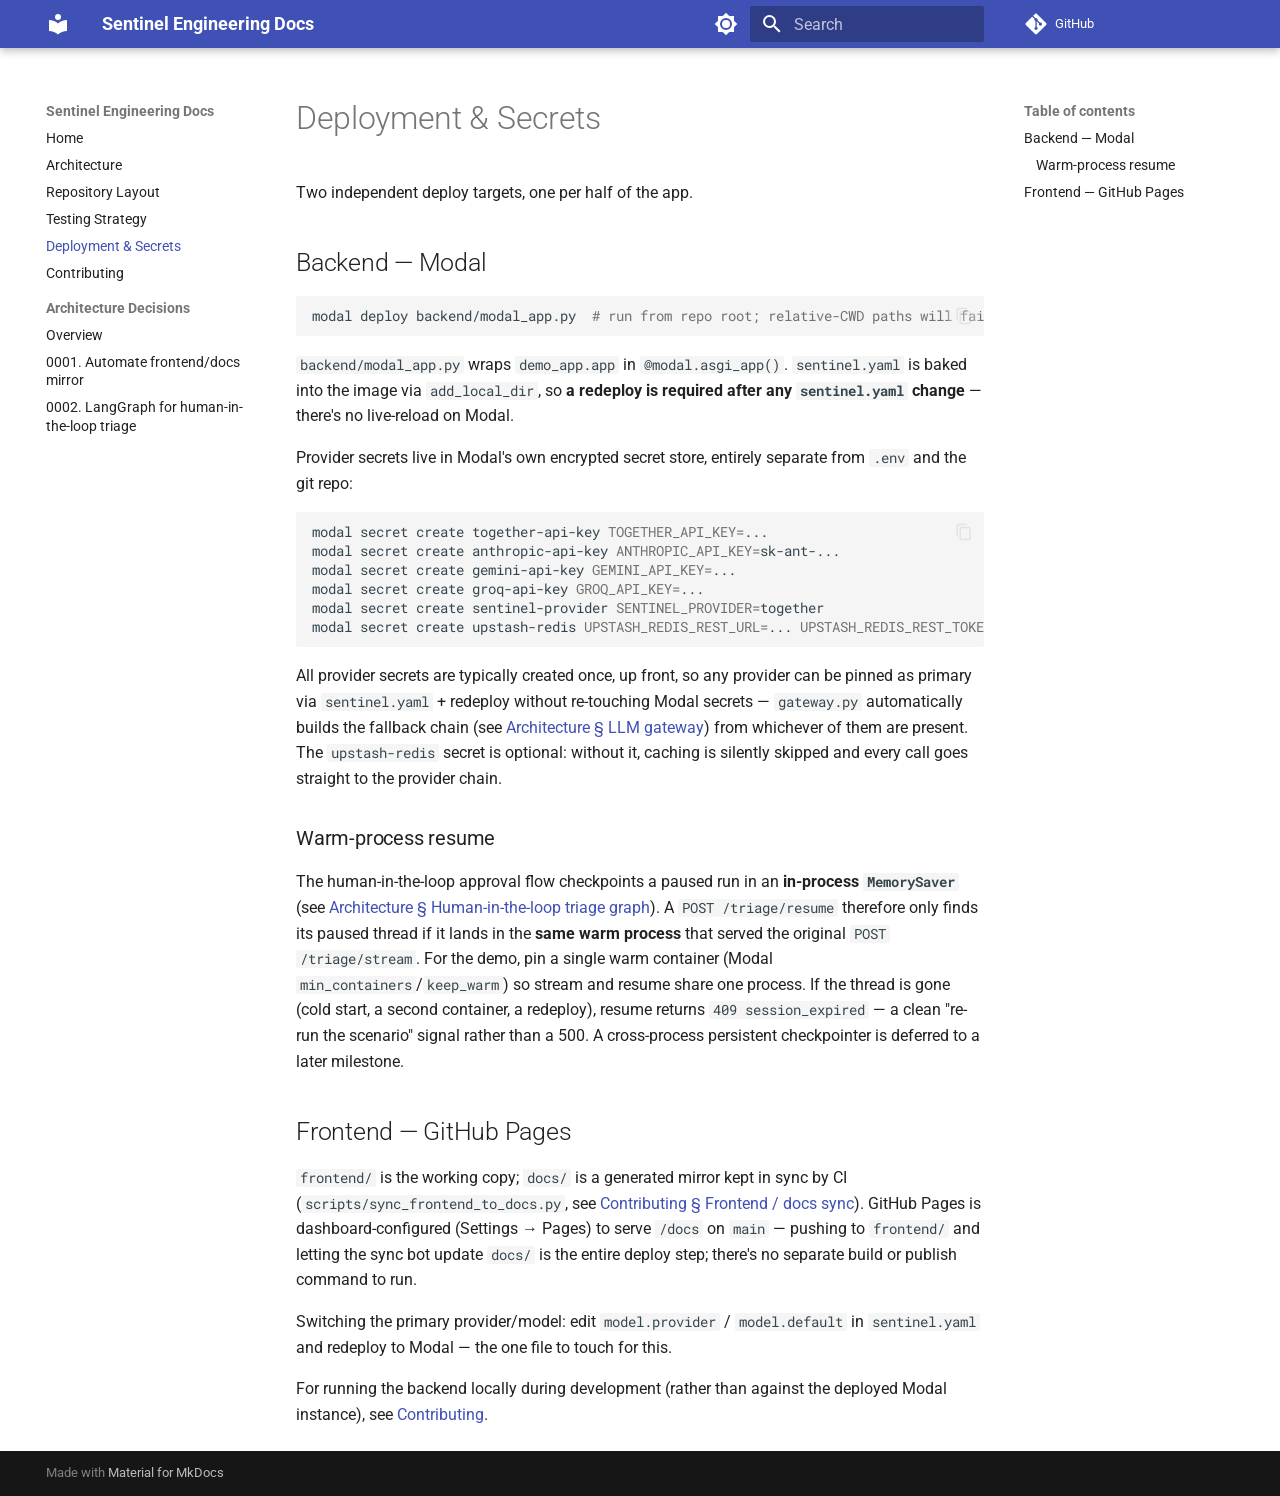
<file: docs/engineering/deployment/index.html>
<!doctype html>
<html lang="en" class="no-js">
  <head>
    
      <meta charset="utf-8">
      <meta name="viewport" content="width=device-width,initial-scale=1">
      
      
      
        <link rel="canonical" href="https://anjeshdubey.github.io/sentinel/engineering/deployment/">
      
      
        <link rel="prev" href="../testing/">
      
      
        <link rel="next" href="../contributing/">
      
      
        
      
      
      <link rel="icon" href="../assets/images/favicon.png">
      <meta name="generator" content="mkdocs-1.6.1, mkdocs-material-9.7.7">
    
    
      
        <title>Deployment & Secrets - Sentinel Engineering Docs</title>
      
    
    
      <link rel="stylesheet" href="../assets/stylesheets/main.ec1eaa64.min.css">
      
        
        <link rel="stylesheet" href="../assets/stylesheets/palette.ab4e12ef.min.css">
      
      


    
    
      
    
    
      
        
        
        <link rel="preconnect" href="https://fonts.gstatic.com" crossorigin>
        <link rel="stylesheet" href="https://fonts.googleapis.com/css?family=Roboto:300,300i,400,400i,700,700i%7CRoboto+Mono:400,400i,700,700i&display=fallback">
        <style>:root{--md-text-font:"Roboto";--md-code-font:"Roboto Mono"}</style>
      
    
    
    <script>__md_scope=new URL("..",location),__md_hash=e=>[...e].reduce(((e,_)=>(e<<5)-e+_.charCodeAt(0)),0),__md_get=(e,_=localStorage,t=__md_scope)=>JSON.parse(_.getItem(t.pathname+"."+e)),__md_set=(e,_,t=localStorage,a=__md_scope)=>{try{t.setItem(a.pathname+"."+e,JSON.stringify(_))}catch(e){}}</script>
    
      

    
    
  </head>
  
  
    
    
      
    
    
    
    
    <body dir="ltr" data-md-color-scheme="default" data-md-color-primary="indigo" data-md-color-accent="indigo">
  
    
    <input class="md-toggle" data-md-toggle="drawer" type="checkbox" id="__drawer" autocomplete="off">
    <input class="md-toggle" data-md-toggle="search" type="checkbox" id="__search" autocomplete="off">
    <label class="md-overlay" for="__drawer"></label>
    <div data-md-component="skip">
      
        
        <a href="#deployment-secrets" class="md-skip">
          Skip to content
        </a>
      
    </div>
    <div data-md-component="announce">
      
    </div>
    
    
      

  

<header class="md-header md-header--shadow" data-md-component="header">
  <nav class="md-header__inner md-grid" aria-label="Header">
    <a href=".." title="Sentinel Engineering Docs" class="md-header__button md-logo" aria-label="Sentinel Engineering Docs" data-md-component="logo">
      
  
  <svg xmlns="http://www.w3.org/2000/svg" viewBox="0 0 24 24"><path d="M12 8a3 3 0 0 0 3-3 3 3 0 0 0-3-3 3 3 0 0 0-3 3 3 3 0 0 0 3 3m0 3.54C9.64 9.35 6.5 8 3 8v11c3.5 0 6.64 1.35 9 3.54 2.36-2.19 5.5-3.54 9-3.54V8c-3.5 0-6.64 1.35-9 3.54"/></svg>

    </a>
    <label class="md-header__button md-icon" for="__drawer">
      
      <svg xmlns="http://www.w3.org/2000/svg" viewBox="0 0 24 24"><path d="M3 6h18v2H3zm0 5h18v2H3zm0 5h18v2H3z"/></svg>
    </label>
    <div class="md-header__title" data-md-component="header-title">
      <div class="md-header__ellipsis">
        <div class="md-header__topic">
          <span class="md-ellipsis">
            Sentinel Engineering Docs
          </span>
        </div>
        <div class="md-header__topic" data-md-component="header-topic">
          <span class="md-ellipsis">
            
              Deployment & Secrets
            
          </span>
        </div>
      </div>
    </div>
    
      
        <form class="md-header__option" data-md-component="palette">
  
    
    
    
    <input class="md-option" data-md-color-media="(prefers-color-scheme: light)" data-md-color-scheme="default" data-md-color-primary="indigo" data-md-color-accent="indigo"  aria-label="Switch to dark mode"  type="radio" name="__palette" id="__palette_0">
    
      <label class="md-header__button md-icon" title="Switch to dark mode" for="__palette_1" hidden>
        <svg xmlns="http://www.w3.org/2000/svg" viewBox="0 0 24 24"><path d="M12 8a4 4 0 0 0-4 4 4 4 0 0 0 4 4 4 4 0 0 0 4-4 4 4 0 0 0-4-4m0 10a6 6 0 0 1-6-6 6 6 0 0 1 6-6 6 6 0 0 1 6 6 6 6 0 0 1-6 6m8-9.31V4h-4.69L12 .69 8.69 4H4v4.69L.69 12 4 15.31V20h4.69L12 23.31 15.31 20H20v-4.69L23.31 12z"/></svg>
      </label>
    
  
    
    
    
    <input class="md-option" data-md-color-media="(prefers-color-scheme: dark)" data-md-color-scheme="slate" data-md-color-primary="indigo" data-md-color-accent="indigo"  aria-label="Switch to light mode"  type="radio" name="__palette" id="__palette_1">
    
      <label class="md-header__button md-icon" title="Switch to light mode" for="__palette_0" hidden>
        <svg xmlns="http://www.w3.org/2000/svg" viewBox="0 0 24 24"><path d="M12 18c-.89 0-1.74-.2-2.5-.55C11.56 16.5 13 14.42 13 12s-1.44-4.5-3.5-5.45C10.26 6.2 11.11 6 12 6a6 6 0 0 1 6 6 6 6 0 0 1-6 6m8-9.31V4h-4.69L12 .69 8.69 4H4v4.69L.69 12 4 15.31V20h4.69L12 23.31 15.31 20H20v-4.69L23.31 12z"/></svg>
      </label>
    
  
</form>
      
    
    
      <script>var palette=__md_get("__palette");if(palette&&palette.color){if("(prefers-color-scheme)"===palette.color.media){var media=matchMedia("(prefers-color-scheme: light)"),input=document.querySelector(media.matches?"[data-md-color-media='(prefers-color-scheme: light)']":"[data-md-color-media='(prefers-color-scheme: dark)']");palette.color.media=input.getAttribute("data-md-color-media"),palette.color.scheme=input.getAttribute("data-md-color-scheme"),palette.color.primary=input.getAttribute("data-md-color-primary"),palette.color.accent=input.getAttribute("data-md-color-accent")}for(var[key,value]of Object.entries(palette.color))document.body.setAttribute("data-md-color-"+key,value)}</script>
    
    
    
      
      
        <label class="md-header__button md-icon" for="__search">
          
          <svg xmlns="http://www.w3.org/2000/svg" viewBox="0 0 24 24"><path d="M9.5 3A6.5 6.5 0 0 1 16 9.5c0 1.61-.59 3.09-1.56 4.23l.27.27h.79l5 5-1.5 1.5-5-5v-.79l-.27-.27A6.52 6.52 0 0 1 9.5 16 6.5 6.5 0 0 1 3 9.5 6.5 6.5 0 0 1 9.5 3m0 2C7 5 5 7 5 9.5S7 14 9.5 14 14 12 14 9.5 12 5 9.5 5"/></svg>
        </label>
        <div class="md-search" data-md-component="search" role="dialog">
  <label class="md-search__overlay" for="__search"></label>
  <div class="md-search__inner" role="search">
    <form class="md-search__form" name="search">
      <input type="text" class="md-search__input" name="query" aria-label="Search" placeholder="Search" autocapitalize="off" autocorrect="off" autocomplete="off" spellcheck="false" data-md-component="search-query" required>
      <label class="md-search__icon md-icon" for="__search">
        
        <svg xmlns="http://www.w3.org/2000/svg" viewBox="0 0 24 24"><path d="M9.5 3A6.5 6.5 0 0 1 16 9.5c0 1.61-.59 3.09-1.56 4.23l.27.27h.79l5 5-1.5 1.5-5-5v-.79l-.27-.27A6.52 6.52 0 0 1 9.5 16 6.5 6.5 0 0 1 3 9.5 6.5 6.5 0 0 1 9.5 3m0 2C7 5 5 7 5 9.5S7 14 9.5 14 14 12 14 9.5 12 5 9.5 5"/></svg>
        
        <svg xmlns="http://www.w3.org/2000/svg" viewBox="0 0 24 24"><path d="M20 11v2H8l5.5 5.5-1.42 1.42L4.16 12l7.92-7.92L13.5 5.5 8 11z"/></svg>
      </label>
      <nav class="md-search__options" aria-label="Search">
        
        <button type="reset" class="md-search__icon md-icon" title="Clear" aria-label="Clear" tabindex="-1">
          
          <svg xmlns="http://www.w3.org/2000/svg" viewBox="0 0 24 24"><path d="M19 6.41 17.59 5 12 10.59 6.41 5 5 6.41 10.59 12 5 17.59 6.41 19 12 13.41 17.59 19 19 17.59 13.41 12z"/></svg>
        </button>
      </nav>
      
    </form>
    <div class="md-search__output">
      <div class="md-search__scrollwrap" tabindex="0" data-md-scrollfix>
        <div class="md-search-result" data-md-component="search-result">
          <div class="md-search-result__meta">
            Initializing search
          </div>
          <ol class="md-search-result__list" role="presentation"></ol>
        </div>
      </div>
    </div>
  </div>
</div>
      
    
    
      <div class="md-header__source">
        <a href="https://github.com/anjeshdubey/sentinel" title="Go to repository" class="md-source" data-md-component="source">
  <div class="md-source__icon md-icon">
    
    <svg xmlns="http://www.w3.org/2000/svg" viewBox="0 0 448 512"><!--! Font Awesome Free 7.1.0 by @fontawesome - https://fontawesome.com License - https://fontawesome.com/license/free (Icons: CC BY 4.0, Fonts: SIL OFL 1.1, Code: MIT License) Copyright 2025 Fonticons, Inc.--><path d="M439.6 236.1 244 40.5c-5.4-5.5-12.8-8.5-20.4-8.5s-15 3-20.4 8.4L162.5 81l51.5 51.5c27.1-9.1 52.7 16.8 43.4 43.7l49.7 49.7c34.2-11.8 61.2 31 35.5 56.7-26.5 26.5-70.2-2.9-56-37.3L240.3 199v121.9c25.3 12.5 22.3 41.8 9.1 55-6.4 6.4-15.2 10.1-24.3 10.1s-17.8-3.6-24.3-10.1c-17.6-17.6-11.1-46.9 11.2-56v-123c-20.8-8.5-24.6-30.7-18.6-45L142.6 101 8.5 235.1C3 240.6 0 247.9 0 255.5s3 15 8.5 20.4l195.6 195.7c5.4 5.4 12.7 8.4 20.4 8.4s15-3 20.4-8.4l194.7-194.7c5.4-5.4 8.4-12.8 8.4-20.4s-3-15-8.4-20.4"/></svg>
  </div>
  <div class="md-source__repository">
    GitHub
  </div>
</a>
      </div>
    
  </nav>
  
</header>
    
    <div class="md-container" data-md-component="container">
      
      
        
          
        
      
      <main class="md-main" data-md-component="main">
        <div class="md-main__inner md-grid">
          
            
              
              <div class="md-sidebar md-sidebar--primary" data-md-component="sidebar" data-md-type="navigation" >
                <div class="md-sidebar__scrollwrap">
                  <div class="md-sidebar__inner">
                    



<nav class="md-nav md-nav--primary" aria-label="Navigation" data-md-level="0">
  <label class="md-nav__title" for="__drawer">
    <a href=".." title="Sentinel Engineering Docs" class="md-nav__button md-logo" aria-label="Sentinel Engineering Docs" data-md-component="logo">
      
  
  <svg xmlns="http://www.w3.org/2000/svg" viewBox="0 0 24 24"><path d="M12 8a3 3 0 0 0 3-3 3 3 0 0 0-3-3 3 3 0 0 0-3 3 3 3 0 0 0 3 3m0 3.54C9.64 9.35 6.5 8 3 8v11c3.5 0 6.64 1.35 9 3.54 2.36-2.19 5.5-3.54 9-3.54V8c-3.5 0-6.64 1.35-9 3.54"/></svg>

    </a>
    Sentinel Engineering Docs
  </label>
  
    <div class="md-nav__source">
      <a href="https://github.com/anjeshdubey/sentinel" title="Go to repository" class="md-source" data-md-component="source">
  <div class="md-source__icon md-icon">
    
    <svg xmlns="http://www.w3.org/2000/svg" viewBox="0 0 448 512"><!--! Font Awesome Free 7.1.0 by @fontawesome - https://fontawesome.com License - https://fontawesome.com/license/free (Icons: CC BY 4.0, Fonts: SIL OFL 1.1, Code: MIT License) Copyright 2025 Fonticons, Inc.--><path d="M439.6 236.1 244 40.5c-5.4-5.5-12.8-8.5-20.4-8.5s-15 3-20.4 8.4L162.5 81l51.5 51.5c27.1-9.1 52.7 16.8 43.4 43.7l49.7 49.7c34.2-11.8 61.2 31 35.5 56.7-26.5 26.5-70.2-2.9-56-37.3L240.3 199v121.9c25.3 12.5 22.3 41.8 9.1 55-6.4 6.4-15.2 10.1-24.3 10.1s-17.8-3.6-24.3-10.1c-17.6-17.6-11.1-46.9 11.2-56v-123c-20.8-8.5-24.6-30.7-18.6-45L142.6 101 8.5 235.1C3 240.6 0 247.9 0 255.5s3 15 8.5 20.4l195.6 195.7c5.4 5.4 12.7 8.4 20.4 8.4s15-3 20.4-8.4l194.7-194.7c5.4-5.4 8.4-12.8 8.4-20.4s-3-15-8.4-20.4"/></svg>
  </div>
  <div class="md-source__repository">
    GitHub
  </div>
</a>
    </div>
  
  <ul class="md-nav__list" data-md-scrollfix>
    
      
      
  
  
  
  
    <li class="md-nav__item">
      <a href=".." class="md-nav__link">
        
  
  
  <span class="md-ellipsis">
    
  
    Home
  

    
  </span>
  
  

      </a>
    </li>
  

    
      
      
  
  
  
  
    <li class="md-nav__item">
      <a href="../architecture/" class="md-nav__link">
        
  
  
  <span class="md-ellipsis">
    
  
    Architecture
  

    
  </span>
  
  

      </a>
    </li>
  

    
      
      
  
  
  
  
    <li class="md-nav__item">
      <a href="../repository-layout/" class="md-nav__link">
        
  
  
  <span class="md-ellipsis">
    
  
    Repository Layout
  

    
  </span>
  
  

      </a>
    </li>
  

    
      
      
  
  
  
  
    <li class="md-nav__item">
      <a href="../testing/" class="md-nav__link">
        
  
  
  <span class="md-ellipsis">
    
  
    Testing Strategy
  

    
  </span>
  
  

      </a>
    </li>
  

    
      
      
  
  
    
  
  
  
    <li class="md-nav__item md-nav__item--active">
      
      <input class="md-nav__toggle md-toggle" type="checkbox" id="__toc">
      
      
        
      
      
        <label class="md-nav__link md-nav__link--active" for="__toc">
          
  
  
  <span class="md-ellipsis">
    
  
    Deployment & Secrets
  

    
  </span>
  
  

          <span class="md-nav__icon md-icon"></span>
        </label>
      
      <a href="./" class="md-nav__link md-nav__link--active">
        
  
  
  <span class="md-ellipsis">
    
  
    Deployment & Secrets
  

    
  </span>
  
  

      </a>
      
        

<nav class="md-nav md-nav--secondary" aria-label="Table of contents">
  
  
  
    
  
  
    <label class="md-nav__title" for="__toc">
      <span class="md-nav__icon md-icon"></span>
      Table of contents
    </label>
    <ul class="md-nav__list" data-md-component="toc" data-md-scrollfix>
      
        <li class="md-nav__item">
  <a href="#backend-modal" class="md-nav__link">
    <span class="md-ellipsis">
      
        Backend — Modal
      
    </span>
  </a>
  
    <nav class="md-nav" aria-label="Backend — Modal">
      <ul class="md-nav__list">
        
          <li class="md-nav__item">
  <a href="#warm-process-resume" class="md-nav__link">
    <span class="md-ellipsis">
      
        Warm-process resume
      
    </span>
  </a>
  
</li>
        
      </ul>
    </nav>
  
</li>
      
        <li class="md-nav__item">
  <a href="#frontend-github-pages" class="md-nav__link">
    <span class="md-ellipsis">
      
        Frontend — GitHub Pages
      
    </span>
  </a>
  
</li>
      
    </ul>
  
</nav>
      
    </li>
  

    
      
      
  
  
  
  
    <li class="md-nav__item">
      <a href="../contributing/" class="md-nav__link">
        
  
  
  <span class="md-ellipsis">
    
  
    Contributing
  

    
  </span>
  
  

      </a>
    </li>
  

    
      
      
  
  
  
  
    
    
    
    
      
        
        
      
    
    
    <li class="md-nav__item md-nav__item--section md-nav__item--nested">
      
        
        
        <input class="md-nav__toggle md-toggle " type="checkbox" id="__nav_7" >
        
          
          <label class="md-nav__link" for="__nav_7" id="__nav_7_label" tabindex="">
            
  
  
  <span class="md-ellipsis">
    
  
    Architecture Decisions
  

    
  </span>
  
  

            <span class="md-nav__icon md-icon"></span>
          </label>
        
        <nav class="md-nav" data-md-level="1" aria-labelledby="__nav_7_label" aria-expanded="false">
          <label class="md-nav__title" for="__nav_7">
            <span class="md-nav__icon md-icon"></span>
            
  
    Architecture Decisions
  

          </label>
          <ul class="md-nav__list" data-md-scrollfix>
            
              
                
  
  
  
  
    <li class="md-nav__item">
      <a href="../adr/" class="md-nav__link">
        
  
  
  <span class="md-ellipsis">
    
  
    Overview
  

    
  </span>
  
  

      </a>
    </li>
  

              
            
              
                
  
  
  
  
    <li class="md-nav__item">
      <a href="../adr/0001-automate-frontend-docs-mirror/" class="md-nav__link">
        
  
  
  <span class="md-ellipsis">
    
  
    0001. Automate frontend/docs mirror
  

    
  </span>
  
  

      </a>
    </li>
  

              
            
              
                
  
  
  
  
    <li class="md-nav__item">
      <a href="../adr/0002-langgraph-hitl-triage/" class="md-nav__link">
        
  
  
  <span class="md-ellipsis">
    
  
    0002. LangGraph for human-in-the-loop triage
  

    
  </span>
  
  

      </a>
    </li>
  

              
            
          </ul>
        </nav>
      
    </li>
  

    
  </ul>
</nav>
                  </div>
                </div>
              </div>
            
            
              
              <div class="md-sidebar md-sidebar--secondary" data-md-component="sidebar" data-md-type="toc" >
                <div class="md-sidebar__scrollwrap">
                  <div class="md-sidebar__inner">
                    

<nav class="md-nav md-nav--secondary" aria-label="Table of contents">
  
  
  
    
  
  
    <label class="md-nav__title" for="__toc">
      <span class="md-nav__icon md-icon"></span>
      Table of contents
    </label>
    <ul class="md-nav__list" data-md-component="toc" data-md-scrollfix>
      
        <li class="md-nav__item">
  <a href="#backend-modal" class="md-nav__link">
    <span class="md-ellipsis">
      
        Backend — Modal
      
    </span>
  </a>
  
    <nav class="md-nav" aria-label="Backend — Modal">
      <ul class="md-nav__list">
        
          <li class="md-nav__item">
  <a href="#warm-process-resume" class="md-nav__link">
    <span class="md-ellipsis">
      
        Warm-process resume
      
    </span>
  </a>
  
</li>
        
      </ul>
    </nav>
  
</li>
      
        <li class="md-nav__item">
  <a href="#frontend-github-pages" class="md-nav__link">
    <span class="md-ellipsis">
      
        Frontend — GitHub Pages
      
    </span>
  </a>
  
</li>
      
    </ul>
  
</nav>
                  </div>
                </div>
              </div>
            
          
          
            <div class="md-content" data-md-component="content">
              
              <article class="md-content__inner md-typeset">
                
                  


  
  


<h1 id="deployment-secrets">Deployment &amp; Secrets<a class="headerlink" href="#deployment-secrets" title="Permanent link">&para;</a></h1>
<p>Two independent deploy targets, one per half of the app.</p>
<h2 id="backend-modal">Backend — Modal<a class="headerlink" href="#backend-modal" title="Permanent link">&para;</a></h2>
<div class="highlight"><pre><span></span><code>modal<span class="w"> </span>deploy<span class="w"> </span>backend/modal_app.py<span class="w">  </span><span class="c1"># run from repo root; relative-CWD paths will fail otherwise</span>
</code></pre></div>
<p><code>backend/modal_app.py</code> wraps <code>demo_app.app</code> in <code>@modal.asgi_app()</code>. <code>sentinel.yaml</code>
is baked into the image via <code>add_local_dir</code>, so <strong>a redeploy is required after
any <code>sentinel.yaml</code> change</strong> — there's no live-reload on Modal.</p>
<p>Provider secrets live in Modal's own encrypted secret store, entirely separate
from <code>.env</code> and the git repo:</p>
<div class="highlight"><pre><span></span><code>modal<span class="w"> </span>secret<span class="w"> </span>create<span class="w"> </span>together-api-key<span class="w"> </span><span class="nv">TOGETHER_API_KEY</span><span class="o">=</span>...
modal<span class="w"> </span>secret<span class="w"> </span>create<span class="w"> </span>anthropic-api-key<span class="w"> </span><span class="nv">ANTHROPIC_API_KEY</span><span class="o">=</span>sk-ant-...
modal<span class="w"> </span>secret<span class="w"> </span>create<span class="w"> </span>gemini-api-key<span class="w"> </span><span class="nv">GEMINI_API_KEY</span><span class="o">=</span>...
modal<span class="w"> </span>secret<span class="w"> </span>create<span class="w"> </span>groq-api-key<span class="w"> </span><span class="nv">GROQ_API_KEY</span><span class="o">=</span>...
modal<span class="w"> </span>secret<span class="w"> </span>create<span class="w"> </span>sentinel-provider<span class="w"> </span><span class="nv">SENTINEL_PROVIDER</span><span class="o">=</span>together
modal<span class="w"> </span>secret<span class="w"> </span>create<span class="w"> </span>upstash-redis<span class="w"> </span><span class="nv">UPSTASH_REDIS_REST_URL</span><span class="o">=</span>...<span class="w"> </span><span class="nv">UPSTASH_REDIS_REST_TOKEN</span><span class="o">=</span>...
</code></pre></div>
<p>All provider secrets are typically created once, up front, so any provider
can be pinned as primary via <code>sentinel.yaml</code> + redeploy without re-touching
Modal secrets — <code>gateway.py</code> automatically builds the fallback chain (see
<a href="../architecture/#llm-gateway-fallback-caching">Architecture § LLM gateway</a>)
from whichever of them are present. The <code>upstash-redis</code> secret is optional:
without it, caching is silently skipped and every call goes straight to the
provider chain.</p>
<h3 id="warm-process-resume">Warm-process resume<a class="headerlink" href="#warm-process-resume" title="Permanent link">&para;</a></h3>
<p>The human-in-the-loop approval flow checkpoints a paused run in an <strong>in-process
<code>MemorySaver</code></strong> (see <a href="../architecture/#human-in-the-loop-triage-graph">Architecture § Human-in-the-loop triage graph</a>).
A <code>POST /triage/resume</code> therefore only finds its paused thread if it lands in the
<strong>same warm process</strong> that served the original <code>POST /triage/stream</code>. For the
demo, pin a single warm container (Modal <code>min_containers</code>/<code>keep_warm</code>) so
stream and resume share one process. If the thread is gone (cold start, a second
container, a redeploy), resume returns <code>409 session_expired</code> — a clean
"re-run the scenario" signal rather than a 500. A cross-process persistent
checkpointer is deferred to a later milestone.</p>
<h2 id="frontend-github-pages">Frontend — GitHub Pages<a class="headerlink" href="#frontend-github-pages" title="Permanent link">&para;</a></h2>
<p><code>frontend/</code> is the working copy; <code>docs/</code> is a generated mirror kept in sync by
CI (<code>scripts/sync_frontend_to_docs.py</code>, see
<a href="../contributing/#frontend-docs-sync">Contributing § Frontend / docs sync</a>).
GitHub Pages is dashboard-configured (Settings → Pages) to serve <code>/docs</code> on
<code>main</code> — pushing to <code>frontend/</code> and letting the sync bot update <code>docs/</code> is the
entire deploy step; there's no separate build or publish command to run.</p>
<p>Switching the primary provider/model: edit <code>model.provider</code> / <code>model.default</code>
in <code>sentinel.yaml</code> and redeploy to Modal — the one file to touch for this.</p>
<p>For running the backend locally during development (rather than against the
deployed Modal instance), see <a href="../contributing/">Contributing</a>.</p>












                
              </article>
            </div>
          
          
<script>var target=document.getElementById(location.hash.slice(1));target&&target.name&&(target.checked=target.name.startsWith("__tabbed_"))</script>
        </div>
        
          <button type="button" class="md-top md-icon" data-md-component="top" hidden>
  
  <svg xmlns="http://www.w3.org/2000/svg" viewBox="0 0 24 24"><path d="M13 20h-2V8l-5.5 5.5-1.42-1.42L12 4.16l7.92 7.92-1.42 1.42L13 8z"/></svg>
  Back to top
</button>
        
      </main>
      
        <footer class="md-footer">
  
  <div class="md-footer-meta md-typeset">
    <div class="md-footer-meta__inner md-grid">
      <div class="md-copyright">
  
  
    Made with
    <a href="https://squidfunk.github.io/mkdocs-material/" target="_blank" rel="noopener">
      Material for MkDocs
    </a>
  
</div>
      
    </div>
  </div>
</footer>
      
    </div>
    <div class="md-dialog" data-md-component="dialog">
      <div class="md-dialog__inner md-typeset"></div>
    </div>
    
    
    
      
      
      <script id="__config" type="application/json">{"annotate": null, "base": "..", "features": ["navigation.sections", "navigation.top", "content.code.copy"], "search": "../assets/javascripts/workers/search.2c215733.min.js", "tags": null, "translations": {"clipboard.copied": "Copied to clipboard", "clipboard.copy": "Copy to clipboard", "search.result.more.one": "1 more on this page", "search.result.more.other": "# more on this page", "search.result.none": "No matching documents", "search.result.one": "1 matching document", "search.result.other": "# matching documents", "search.result.placeholder": "Type to start searching", "search.result.term.missing": "Missing", "select.version": "Select version"}, "version": null}</script>
    
    
      <script src="../assets/javascripts/bundle.d7400e89.min.js"></script>
      
    
  </body>
</html>
</file>
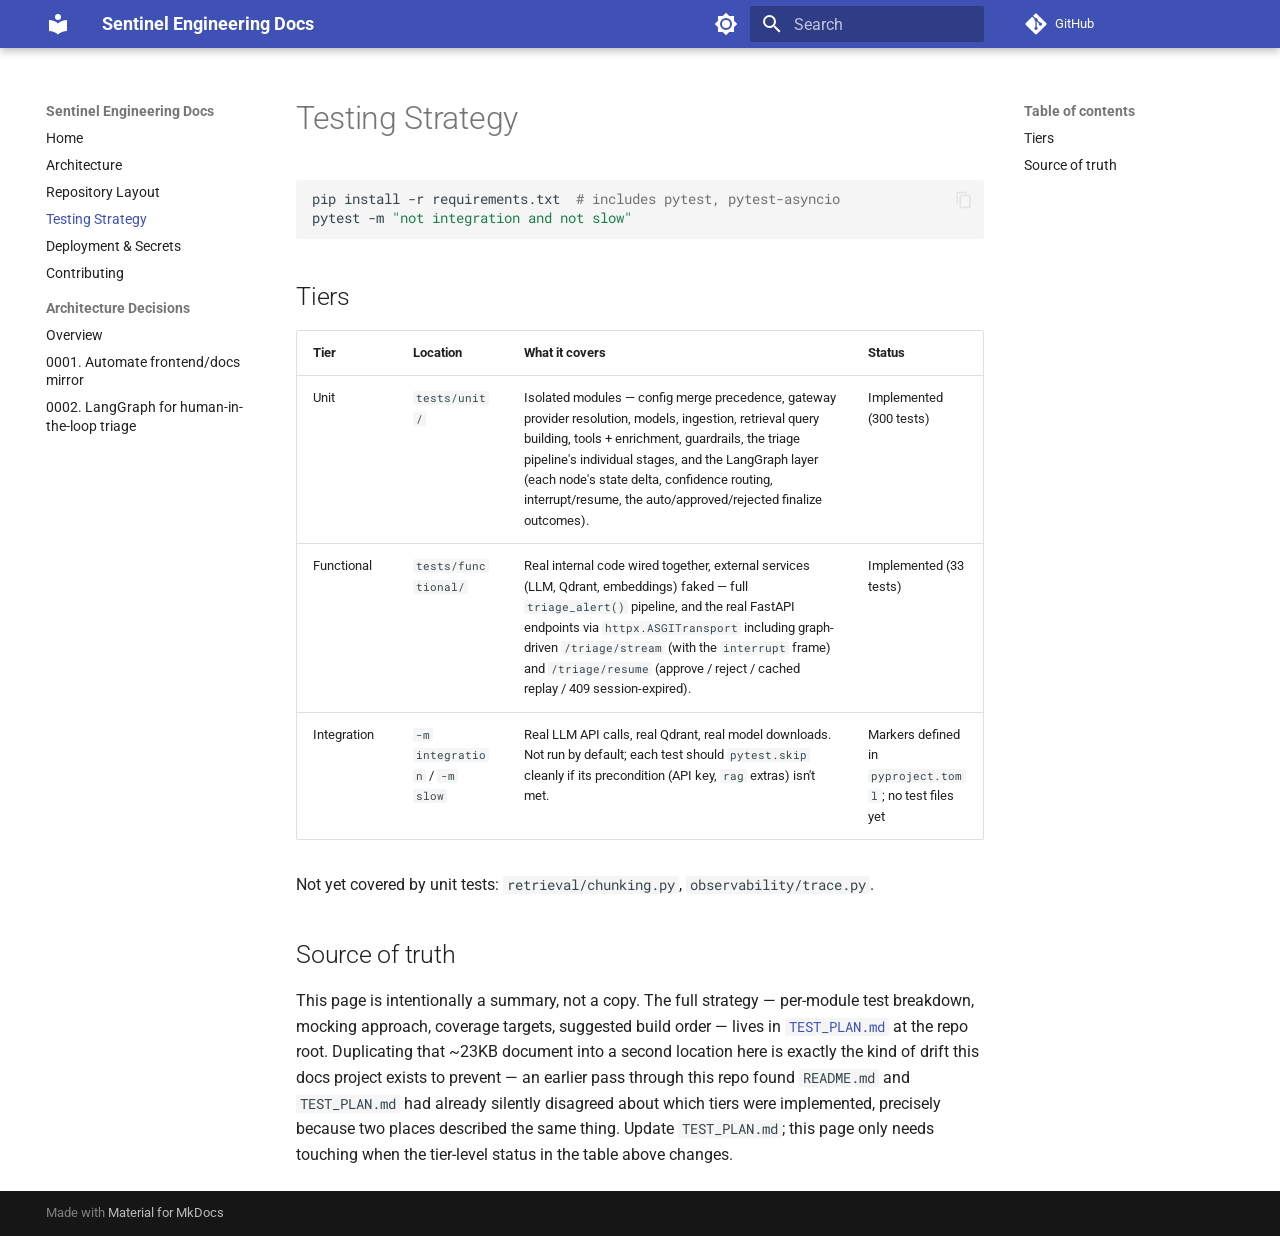
<file: docs/engineering/testing/index.html>
<!doctype html>
<html lang="en" class="no-js">
  <head>
    
      <meta charset="utf-8">
      <meta name="viewport" content="width=device-width,initial-scale=1">
      
      
      
        <link rel="canonical" href="https://anjeshdubey.github.io/sentinel/engineering/testing/">
      
      
        <link rel="prev" href="../repository-layout/">
      
      
        <link rel="next" href="../deployment/">
      
      
        
      
      
      <link rel="icon" href="../assets/images/favicon.png">
      <meta name="generator" content="mkdocs-1.6.1, mkdocs-material-9.7.7">
    
    
      
        <title>Testing Strategy - Sentinel Engineering Docs</title>
      
    
    
      <link rel="stylesheet" href="../assets/stylesheets/main.ec1eaa64.min.css">
      
        
        <link rel="stylesheet" href="../assets/stylesheets/palette.ab4e12ef.min.css">
      
      


    
    
      
    
    
      
        
        
        <link rel="preconnect" href="https://fonts.gstatic.com" crossorigin>
        <link rel="stylesheet" href="https://fonts.googleapis.com/css?family=Roboto:300,300i,400,400i,700,700i%7CRoboto+Mono:400,400i,700,700i&display=fallback">
        <style>:root{--md-text-font:"Roboto";--md-code-font:"Roboto Mono"}</style>
      
    
    
    <script>__md_scope=new URL("..",location),__md_hash=e=>[...e].reduce(((e,_)=>(e<<5)-e+_.charCodeAt(0)),0),__md_get=(e,_=localStorage,t=__md_scope)=>JSON.parse(_.getItem(t.pathname+"."+e)),__md_set=(e,_,t=localStorage,a=__md_scope)=>{try{t.setItem(a.pathname+"."+e,JSON.stringify(_))}catch(e){}}</script>
    
      

    
    
  </head>
  
  
    
    
      
    
    
    
    
    <body dir="ltr" data-md-color-scheme="default" data-md-color-primary="indigo" data-md-color-accent="indigo">
  
    
    <input class="md-toggle" data-md-toggle="drawer" type="checkbox" id="__drawer" autocomplete="off">
    <input class="md-toggle" data-md-toggle="search" type="checkbox" id="__search" autocomplete="off">
    <label class="md-overlay" for="__drawer"></label>
    <div data-md-component="skip">
      
        
        <a href="#testing-strategy" class="md-skip">
          Skip to content
        </a>
      
    </div>
    <div data-md-component="announce">
      
    </div>
    
    
      

  

<header class="md-header md-header--shadow" data-md-component="header">
  <nav class="md-header__inner md-grid" aria-label="Header">
    <a href=".." title="Sentinel Engineering Docs" class="md-header__button md-logo" aria-label="Sentinel Engineering Docs" data-md-component="logo">
      
  
  <svg xmlns="http://www.w3.org/2000/svg" viewBox="0 0 24 24"><path d="M12 8a3 3 0 0 0 3-3 3 3 0 0 0-3-3 3 3 0 0 0-3 3 3 3 0 0 0 3 3m0 3.54C9.64 9.35 6.5 8 3 8v11c3.5 0 6.64 1.35 9 3.54 2.36-2.19 5.5-3.54 9-3.54V8c-3.5 0-6.64 1.35-9 3.54"/></svg>

    </a>
    <label class="md-header__button md-icon" for="__drawer">
      
      <svg xmlns="http://www.w3.org/2000/svg" viewBox="0 0 24 24"><path d="M3 6h18v2H3zm0 5h18v2H3zm0 5h18v2H3z"/></svg>
    </label>
    <div class="md-header__title" data-md-component="header-title">
      <div class="md-header__ellipsis">
        <div class="md-header__topic">
          <span class="md-ellipsis">
            Sentinel Engineering Docs
          </span>
        </div>
        <div class="md-header__topic" data-md-component="header-topic">
          <span class="md-ellipsis">
            
              Testing Strategy
            
          </span>
        </div>
      </div>
    </div>
    
      
        <form class="md-header__option" data-md-component="palette">
  
    
    
    
    <input class="md-option" data-md-color-media="(prefers-color-scheme: light)" data-md-color-scheme="default" data-md-color-primary="indigo" data-md-color-accent="indigo"  aria-label="Switch to dark mode"  type="radio" name="__palette" id="__palette_0">
    
      <label class="md-header__button md-icon" title="Switch to dark mode" for="__palette_1" hidden>
        <svg xmlns="http://www.w3.org/2000/svg" viewBox="0 0 24 24"><path d="M12 8a4 4 0 0 0-4 4 4 4 0 0 0 4 4 4 4 0 0 0 4-4 4 4 0 0 0-4-4m0 10a6 6 0 0 1-6-6 6 6 0 0 1 6-6 6 6 0 0 1 6 6 6 6 0 0 1-6 6m8-9.31V4h-4.69L12 .69 8.69 4H4v4.69L.69 12 4 15.31V20h4.69L12 23.31 15.31 20H20v-4.69L23.31 12z"/></svg>
      </label>
    
  
    
    
    
    <input class="md-option" data-md-color-media="(prefers-color-scheme: dark)" data-md-color-scheme="slate" data-md-color-primary="indigo" data-md-color-accent="indigo"  aria-label="Switch to light mode"  type="radio" name="__palette" id="__palette_1">
    
      <label class="md-header__button md-icon" title="Switch to light mode" for="__palette_0" hidden>
        <svg xmlns="http://www.w3.org/2000/svg" viewBox="0 0 24 24"><path d="M12 18c-.89 0-1.74-.2-2.5-.55C11.56 16.5 13 14.42 13 12s-1.44-4.5-3.5-5.45C10.26 6.2 11.11 6 12 6a6 6 0 0 1 6 6 6 6 0 0 1-6 6m8-9.31V4h-4.69L12 .69 8.69 4H4v4.69L.69 12 4 15.31V20h4.69L12 23.31 15.31 20H20v-4.69L23.31 12z"/></svg>
      </label>
    
  
</form>
      
    
    
      <script>var palette=__md_get("__palette");if(palette&&palette.color){if("(prefers-color-scheme)"===palette.color.media){var media=matchMedia("(prefers-color-scheme: light)"),input=document.querySelector(media.matches?"[data-md-color-media='(prefers-color-scheme: light)']":"[data-md-color-media='(prefers-color-scheme: dark)']");palette.color.media=input.getAttribute("data-md-color-media"),palette.color.scheme=input.getAttribute("data-md-color-scheme"),palette.color.primary=input.getAttribute("data-md-color-primary"),palette.color.accent=input.getAttribute("data-md-color-accent")}for(var[key,value]of Object.entries(palette.color))document.body.setAttribute("data-md-color-"+key,value)}</script>
    
    
    
      
      
        <label class="md-header__button md-icon" for="__search">
          
          <svg xmlns="http://www.w3.org/2000/svg" viewBox="0 0 24 24"><path d="M9.5 3A6.5 6.5 0 0 1 16 9.5c0 1.61-.59 3.09-1.56 4.23l.27.27h.79l5 5-1.5 1.5-5-5v-.79l-.27-.27A6.52 6.52 0 0 1 9.5 16 6.5 6.5 0 0 1 3 9.5 6.5 6.5 0 0 1 9.5 3m0 2C7 5 5 7 5 9.5S7 14 9.5 14 14 12 14 9.5 12 5 9.5 5"/></svg>
        </label>
        <div class="md-search" data-md-component="search" role="dialog">
  <label class="md-search__overlay" for="__search"></label>
  <div class="md-search__inner" role="search">
    <form class="md-search__form" name="search">
      <input type="text" class="md-search__input" name="query" aria-label="Search" placeholder="Search" autocapitalize="off" autocorrect="off" autocomplete="off" spellcheck="false" data-md-component="search-query" required>
      <label class="md-search__icon md-icon" for="__search">
        
        <svg xmlns="http://www.w3.org/2000/svg" viewBox="0 0 24 24"><path d="M9.5 3A6.5 6.5 0 0 1 16 9.5c0 1.61-.59 3.09-1.56 4.23l.27.27h.79l5 5-1.5 1.5-5-5v-.79l-.27-.27A6.52 6.52 0 0 1 9.5 16 6.5 6.5 0 0 1 3 9.5 6.5 6.5 0 0 1 9.5 3m0 2C7 5 5 7 5 9.5S7 14 9.5 14 14 12 14 9.5 12 5 9.5 5"/></svg>
        
        <svg xmlns="http://www.w3.org/2000/svg" viewBox="0 0 24 24"><path d="M20 11v2H8l5.5 5.5-1.42 1.42L4.16 12l7.92-7.92L13.5 5.5 8 11z"/></svg>
      </label>
      <nav class="md-search__options" aria-label="Search">
        
        <button type="reset" class="md-search__icon md-icon" title="Clear" aria-label="Clear" tabindex="-1">
          
          <svg xmlns="http://www.w3.org/2000/svg" viewBox="0 0 24 24"><path d="M19 6.41 17.59 5 12 10.59 6.41 5 5 6.41 10.59 12 5 17.59 6.41 19 12 13.41 17.59 19 19 17.59 13.41 12z"/></svg>
        </button>
      </nav>
      
    </form>
    <div class="md-search__output">
      <div class="md-search__scrollwrap" tabindex="0" data-md-scrollfix>
        <div class="md-search-result" data-md-component="search-result">
          <div class="md-search-result__meta">
            Initializing search
          </div>
          <ol class="md-search-result__list" role="presentation"></ol>
        </div>
      </div>
    </div>
  </div>
</div>
      
    
    
      <div class="md-header__source">
        <a href="https://github.com/anjeshdubey/sentinel" title="Go to repository" class="md-source" data-md-component="source">
  <div class="md-source__icon md-icon">
    
    <svg xmlns="http://www.w3.org/2000/svg" viewBox="0 0 448 512"><!--! Font Awesome Free 7.1.0 by @fontawesome - https://fontawesome.com License - https://fontawesome.com/license/free (Icons: CC BY 4.0, Fonts: SIL OFL 1.1, Code: MIT License) Copyright 2025 Fonticons, Inc.--><path d="M439.6 236.1 244 40.5c-5.4-5.5-12.8-8.5-20.4-8.5s-15 3-20.4 8.4L162.5 81l51.5 51.5c27.1-9.1 52.7 16.8 43.4 43.7l49.7 49.7c34.2-11.8 61.2 31 35.5 56.7-26.5 26.5-70.2-2.9-56-37.3L240.3 199v121.9c25.3 12.5 22.3 41.8 9.1 55-6.4 6.4-15.2 10.1-24.3 10.1s-17.8-3.6-24.3-10.1c-17.6-17.6-11.1-46.9 11.2-56v-123c-20.8-8.5-24.6-30.7-18.6-45L142.6 101 8.5 235.1C3 240.6 0 247.9 0 255.5s3 15 8.5 20.4l195.6 195.7c5.4 5.4 12.7 8.4 20.4 8.4s15-3 20.4-8.4l194.7-194.7c5.4-5.4 8.4-12.8 8.4-20.4s-3-15-8.4-20.4"/></svg>
  </div>
  <div class="md-source__repository">
    GitHub
  </div>
</a>
      </div>
    
  </nav>
  
</header>
    
    <div class="md-container" data-md-component="container">
      
      
        
          
        
      
      <main class="md-main" data-md-component="main">
        <div class="md-main__inner md-grid">
          
            
              
              <div class="md-sidebar md-sidebar--primary" data-md-component="sidebar" data-md-type="navigation" >
                <div class="md-sidebar__scrollwrap">
                  <div class="md-sidebar__inner">
                    



<nav class="md-nav md-nav--primary" aria-label="Navigation" data-md-level="0">
  <label class="md-nav__title" for="__drawer">
    <a href=".." title="Sentinel Engineering Docs" class="md-nav__button md-logo" aria-label="Sentinel Engineering Docs" data-md-component="logo">
      
  
  <svg xmlns="http://www.w3.org/2000/svg" viewBox="0 0 24 24"><path d="M12 8a3 3 0 0 0 3-3 3 3 0 0 0-3-3 3 3 0 0 0-3 3 3 3 0 0 0 3 3m0 3.54C9.64 9.35 6.5 8 3 8v11c3.5 0 6.64 1.35 9 3.54 2.36-2.19 5.5-3.54 9-3.54V8c-3.5 0-6.64 1.35-9 3.54"/></svg>

    </a>
    Sentinel Engineering Docs
  </label>
  
    <div class="md-nav__source">
      <a href="https://github.com/anjeshdubey/sentinel" title="Go to repository" class="md-source" data-md-component="source">
  <div class="md-source__icon md-icon">
    
    <svg xmlns="http://www.w3.org/2000/svg" viewBox="0 0 448 512"><!--! Font Awesome Free 7.1.0 by @fontawesome - https://fontawesome.com License - https://fontawesome.com/license/free (Icons: CC BY 4.0, Fonts: SIL OFL 1.1, Code: MIT License) Copyright 2025 Fonticons, Inc.--><path d="M439.6 236.1 244 40.5c-5.4-5.5-12.8-8.5-20.4-8.5s-15 3-20.4 8.4L162.5 81l51.5 51.5c27.1-9.1 52.7 16.8 43.4 43.7l49.7 49.7c34.2-11.8 61.2 31 35.5 56.7-26.5 26.5-70.2-2.9-56-37.3L240.3 199v121.9c25.3 12.5 22.3 41.8 9.1 55-6.4 6.4-15.2 10.1-24.3 10.1s-17.8-3.6-24.3-10.1c-17.6-17.6-11.1-46.9 11.2-56v-123c-20.8-8.5-24.6-30.7-18.6-45L142.6 101 8.5 235.1C3 240.6 0 247.9 0 255.5s3 15 8.5 20.4l195.6 195.7c5.4 5.4 12.7 8.4 20.4 8.4s15-3 20.4-8.4l194.7-194.7c5.4-5.4 8.4-12.8 8.4-20.4s-3-15-8.4-20.4"/></svg>
  </div>
  <div class="md-source__repository">
    GitHub
  </div>
</a>
    </div>
  
  <ul class="md-nav__list" data-md-scrollfix>
    
      
      
  
  
  
  
    <li class="md-nav__item">
      <a href=".." class="md-nav__link">
        
  
  
  <span class="md-ellipsis">
    
  
    Home
  

    
  </span>
  
  

      </a>
    </li>
  

    
      
      
  
  
  
  
    <li class="md-nav__item">
      <a href="../architecture/" class="md-nav__link">
        
  
  
  <span class="md-ellipsis">
    
  
    Architecture
  

    
  </span>
  
  

      </a>
    </li>
  

    
      
      
  
  
  
  
    <li class="md-nav__item">
      <a href="../repository-layout/" class="md-nav__link">
        
  
  
  <span class="md-ellipsis">
    
  
    Repository Layout
  

    
  </span>
  
  

      </a>
    </li>
  

    
      
      
  
  
    
  
  
  
    <li class="md-nav__item md-nav__item--active">
      
      <input class="md-nav__toggle md-toggle" type="checkbox" id="__toc">
      
      
        
      
      
        <label class="md-nav__link md-nav__link--active" for="__toc">
          
  
  
  <span class="md-ellipsis">
    
  
    Testing Strategy
  

    
  </span>
  
  

          <span class="md-nav__icon md-icon"></span>
        </label>
      
      <a href="./" class="md-nav__link md-nav__link--active">
        
  
  
  <span class="md-ellipsis">
    
  
    Testing Strategy
  

    
  </span>
  
  

      </a>
      
        

<nav class="md-nav md-nav--secondary" aria-label="Table of contents">
  
  
  
    
  
  
    <label class="md-nav__title" for="__toc">
      <span class="md-nav__icon md-icon"></span>
      Table of contents
    </label>
    <ul class="md-nav__list" data-md-component="toc" data-md-scrollfix>
      
        <li class="md-nav__item">
  <a href="#tiers" class="md-nav__link">
    <span class="md-ellipsis">
      
        Tiers
      
    </span>
  </a>
  
</li>
      
        <li class="md-nav__item">
  <a href="#source-of-truth" class="md-nav__link">
    <span class="md-ellipsis">
      
        Source of truth
      
    </span>
  </a>
  
</li>
      
    </ul>
  
</nav>
      
    </li>
  

    
      
      
  
  
  
  
    <li class="md-nav__item">
      <a href="../deployment/" class="md-nav__link">
        
  
  
  <span class="md-ellipsis">
    
  
    Deployment & Secrets
  

    
  </span>
  
  

      </a>
    </li>
  

    
      
      
  
  
  
  
    <li class="md-nav__item">
      <a href="../contributing/" class="md-nav__link">
        
  
  
  <span class="md-ellipsis">
    
  
    Contributing
  

    
  </span>
  
  

      </a>
    </li>
  

    
      
      
  
  
  
  
    
    
    
    
      
        
        
      
    
    
    <li class="md-nav__item md-nav__item--section md-nav__item--nested">
      
        
        
        <input class="md-nav__toggle md-toggle " type="checkbox" id="__nav_7" >
        
          
          <label class="md-nav__link" for="__nav_7" id="__nav_7_label" tabindex="">
            
  
  
  <span class="md-ellipsis">
    
  
    Architecture Decisions
  

    
  </span>
  
  

            <span class="md-nav__icon md-icon"></span>
          </label>
        
        <nav class="md-nav" data-md-level="1" aria-labelledby="__nav_7_label" aria-expanded="false">
          <label class="md-nav__title" for="__nav_7">
            <span class="md-nav__icon md-icon"></span>
            
  
    Architecture Decisions
  

          </label>
          <ul class="md-nav__list" data-md-scrollfix>
            
              
                
  
  
  
  
    <li class="md-nav__item">
      <a href="../adr/" class="md-nav__link">
        
  
  
  <span class="md-ellipsis">
    
  
    Overview
  

    
  </span>
  
  

      </a>
    </li>
  

              
            
              
                
  
  
  
  
    <li class="md-nav__item">
      <a href="../adr/0001-automate-frontend-docs-mirror/" class="md-nav__link">
        
  
  
  <span class="md-ellipsis">
    
  
    0001. Automate frontend/docs mirror
  

    
  </span>
  
  

      </a>
    </li>
  

              
            
              
                
  
  
  
  
    <li class="md-nav__item">
      <a href="../adr/0002-langgraph-hitl-triage/" class="md-nav__link">
        
  
  
  <span class="md-ellipsis">
    
  
    0002. LangGraph for human-in-the-loop triage
  

    
  </span>
  
  

      </a>
    </li>
  

              
            
          </ul>
        </nav>
      
    </li>
  

    
  </ul>
</nav>
                  </div>
                </div>
              </div>
            
            
              
              <div class="md-sidebar md-sidebar--secondary" data-md-component="sidebar" data-md-type="toc" >
                <div class="md-sidebar__scrollwrap">
                  <div class="md-sidebar__inner">
                    

<nav class="md-nav md-nav--secondary" aria-label="Table of contents">
  
  
  
    
  
  
    <label class="md-nav__title" for="__toc">
      <span class="md-nav__icon md-icon"></span>
      Table of contents
    </label>
    <ul class="md-nav__list" data-md-component="toc" data-md-scrollfix>
      
        <li class="md-nav__item">
  <a href="#tiers" class="md-nav__link">
    <span class="md-ellipsis">
      
        Tiers
      
    </span>
  </a>
  
</li>
      
        <li class="md-nav__item">
  <a href="#source-of-truth" class="md-nav__link">
    <span class="md-ellipsis">
      
        Source of truth
      
    </span>
  </a>
  
</li>
      
    </ul>
  
</nav>
                  </div>
                </div>
              </div>
            
          
          
            <div class="md-content" data-md-component="content">
              
              <article class="md-content__inner md-typeset">
                
                  


  
  


<h1 id="testing-strategy">Testing Strategy<a class="headerlink" href="#testing-strategy" title="Permanent link">&para;</a></h1>
<div class="highlight"><pre><span></span><code>pip<span class="w"> </span>install<span class="w"> </span>-r<span class="w"> </span>requirements.txt<span class="w">  </span><span class="c1"># includes pytest, pytest-asyncio</span>
pytest<span class="w"> </span>-m<span class="w"> </span><span class="s2">&quot;not integration and not slow&quot;</span>
</code></pre></div>
<h2 id="tiers">Tiers<a class="headerlink" href="#tiers" title="Permanent link">&para;</a></h2>
<table>
<thead>
<tr>
<th>Tier</th>
<th>Location</th>
<th>What it covers</th>
<th>Status</th>
</tr>
</thead>
<tbody>
<tr>
<td>Unit</td>
<td><code>tests/unit/</code></td>
<td>Isolated modules — config merge precedence, gateway provider resolution, models, ingestion, retrieval query building, tools + enrichment, guardrails, the triage pipeline's individual stages, and the LangGraph layer (each node's state delta, confidence routing, interrupt/resume, the auto/approved/rejected finalize outcomes).</td>
<td>Implemented (300 tests)</td>
</tr>
<tr>
<td>Functional</td>
<td><code>tests/functional/</code></td>
<td>Real internal code wired together, external services (LLM, Qdrant, embeddings) faked — full <code>triage_alert()</code> pipeline, and the real FastAPI endpoints via <code>httpx.ASGITransport</code> including graph-driven <code>/triage/stream</code> (with the <code>interrupt</code> frame) and <code>/triage/resume</code> (approve / reject / cached replay / 409 session-expired).</td>
<td>Implemented (33 tests)</td>
</tr>
<tr>
<td>Integration</td>
<td><code>-m integration</code> / <code>-m slow</code></td>
<td>Real LLM API calls, real Qdrant, real model downloads. Not run by default; each test should <code>pytest.skip</code> cleanly if its precondition (API key, <code>rag</code> extras) isn't met.</td>
<td>Markers defined in <code>pyproject.toml</code>; no test files yet</td>
</tr>
</tbody>
</table>
<p>Not yet covered by unit tests: <code>retrieval/chunking.py</code>, <code>observability/trace.py</code>.</p>
<h2 id="source-of-truth">Source of truth<a class="headerlink" href="#source-of-truth" title="Permanent link">&para;</a></h2>
<p>This page is intentionally a summary, not a copy. The full strategy —
per-module test breakdown, mocking approach, coverage targets, suggested build
order — lives in
<a href="https://github.com/anjeshdubey/sentinel/blob/main/TEST_PLAN.md"><code>TEST_PLAN.md</code></a>
at the repo root. Duplicating that ~23KB document into a second location here
is exactly the kind of drift this docs project exists to prevent — an earlier
pass through this repo found <code>README.md</code> and <code>TEST_PLAN.md</code> had already
silently disagreed about which tiers were implemented, precisely because two
places described the same thing. Update <code>TEST_PLAN.md</code>; this page only needs
touching when the tier-level status in the table above changes.</p>












                
              </article>
            </div>
          
          
<script>var target=document.getElementById(location.hash.slice(1));target&&target.name&&(target.checked=target.name.startsWith("__tabbed_"))</script>
        </div>
        
          <button type="button" class="md-top md-icon" data-md-component="top" hidden>
  
  <svg xmlns="http://www.w3.org/2000/svg" viewBox="0 0 24 24"><path d="M13 20h-2V8l-5.5 5.5-1.42-1.42L12 4.16l7.92 7.92-1.42 1.42L13 8z"/></svg>
  Back to top
</button>
        
      </main>
      
        <footer class="md-footer">
  
  <div class="md-footer-meta md-typeset">
    <div class="md-footer-meta__inner md-grid">
      <div class="md-copyright">
  
  
    Made with
    <a href="https://squidfunk.github.io/mkdocs-material/" target="_blank" rel="noopener">
      Material for MkDocs
    </a>
  
</div>
      
    </div>
  </div>
</footer>
      
    </div>
    <div class="md-dialog" data-md-component="dialog">
      <div class="md-dialog__inner md-typeset"></div>
    </div>
    
    
    
      
      
      <script id="__config" type="application/json">{"annotate": null, "base": "..", "features": ["navigation.sections", "navigation.top", "content.code.copy"], "search": "../assets/javascripts/workers/search.2c215733.min.js", "tags": null, "translations": {"clipboard.copied": "Copied to clipboard", "clipboard.copy": "Copy to clipboard", "search.result.more.one": "1 more on this page", "search.result.more.other": "# more on this page", "search.result.none": "No matching documents", "search.result.one": "1 matching document", "search.result.other": "# matching documents", "search.result.placeholder": "Type to start searching", "search.result.term.missing": "Missing", "select.version": "Select version"}, "version": null}</script>
    
    
      <script src="../assets/javascripts/bundle.d7400e89.min.js"></script>
      
    
  </body>
</html>
</file>
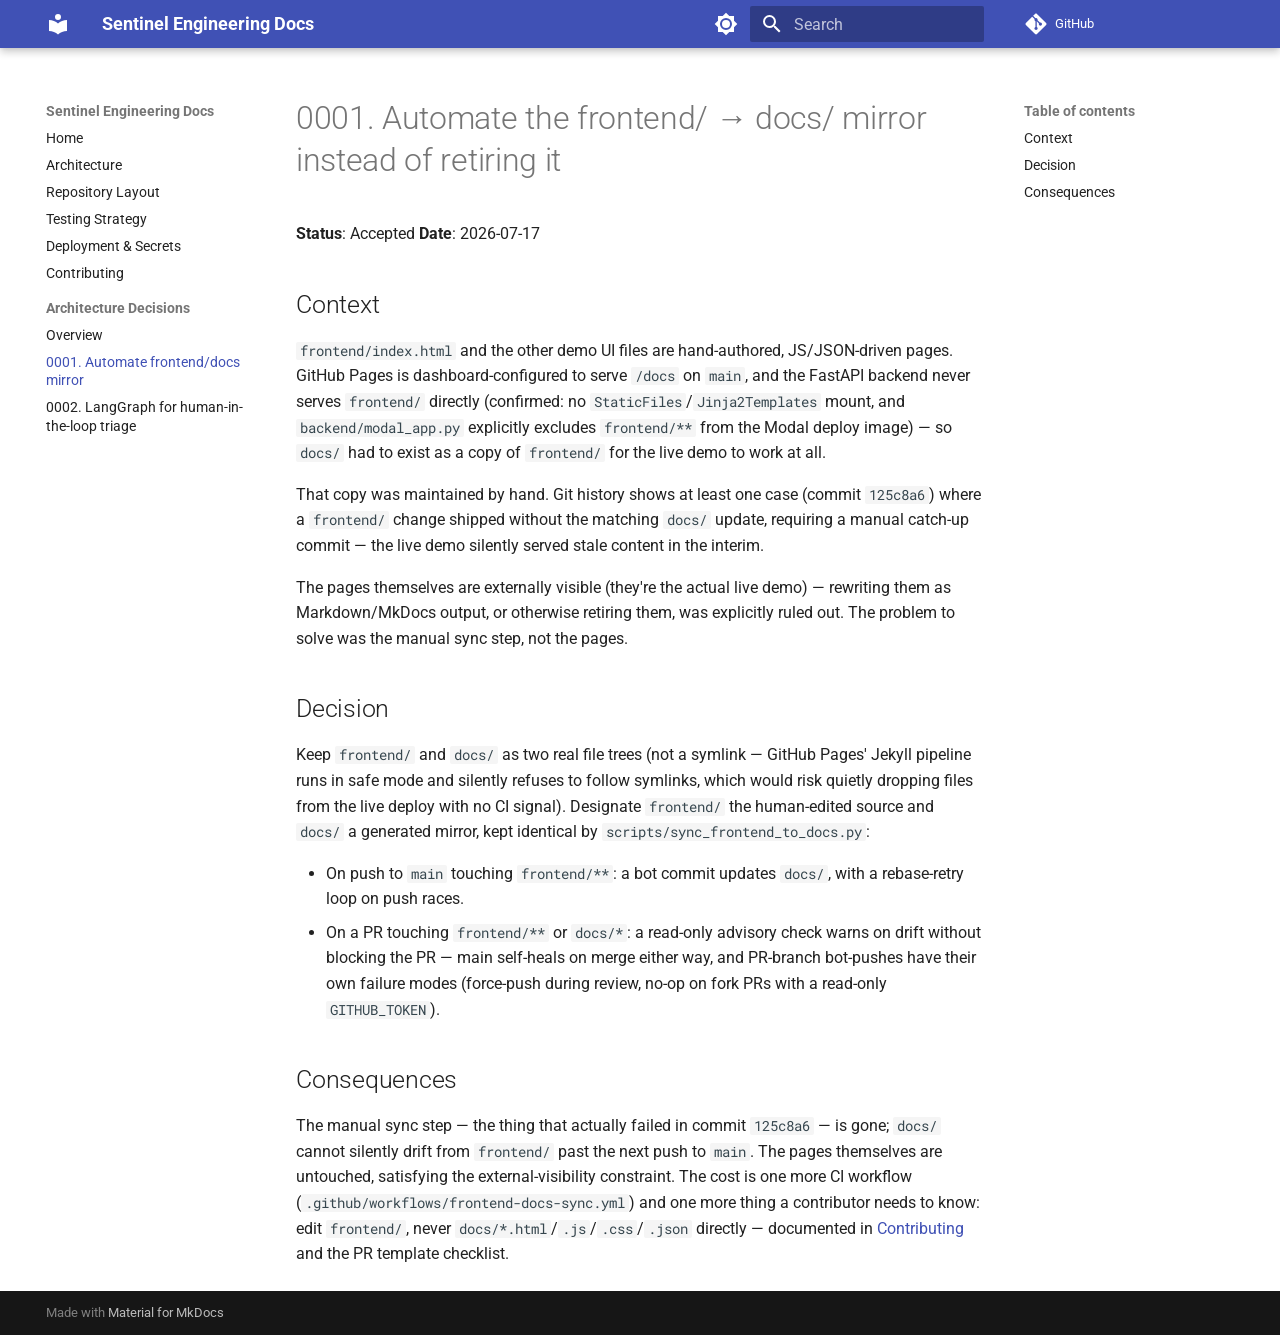
<file: docs/engineering/adr/0001-automate-frontend-docs-mirror/index.html>
<!doctype html>
<html lang="en" class="no-js">
  <head>
    
      <meta charset="utf-8">
      <meta name="viewport" content="width=device-width,initial-scale=1">
      
      
      
        <link rel="canonical" href="https://anjeshdubey.github.io/sentinel/engineering/adr/0001-automate-frontend-docs-mirror/">
      
      
        <link rel="prev" href="../">
      
      
        <link rel="next" href="../0002-langgraph-hitl-triage/">
      
      
        
      
      
      <link rel="icon" href="../../assets/images/favicon.png">
      <meta name="generator" content="mkdocs-1.6.1, mkdocs-material-9.7.7">
    
    
      
        <title>0001. Automate frontend/docs mirror - Sentinel Engineering Docs</title>
      
    
    
      <link rel="stylesheet" href="../../assets/stylesheets/main.ec1eaa64.min.css">
      
        
        <link rel="stylesheet" href="../../assets/stylesheets/palette.ab4e12ef.min.css">
      
      


    
    
      
    
    
      
        
        
        <link rel="preconnect" href="https://fonts.gstatic.com" crossorigin>
        <link rel="stylesheet" href="https://fonts.googleapis.com/css?family=Roboto:300,300i,400,400i,700,700i%7CRoboto+Mono:400,400i,700,700i&display=fallback">
        <style>:root{--md-text-font:"Roboto";--md-code-font:"Roboto Mono"}</style>
      
    
    
    <script>__md_scope=new URL("../..",location),__md_hash=e=>[...e].reduce(((e,_)=>(e<<5)-e+_.charCodeAt(0)),0),__md_get=(e,_=localStorage,t=__md_scope)=>JSON.parse(_.getItem(t.pathname+"."+e)),__md_set=(e,_,t=localStorage,a=__md_scope)=>{try{t.setItem(a.pathname+"."+e,JSON.stringify(_))}catch(e){}}</script>
    
      

    
    
  </head>
  
  
    
    
      
    
    
    
    
    <body dir="ltr" data-md-color-scheme="default" data-md-color-primary="indigo" data-md-color-accent="indigo">
  
    
    <input class="md-toggle" data-md-toggle="drawer" type="checkbox" id="__drawer" autocomplete="off">
    <input class="md-toggle" data-md-toggle="search" type="checkbox" id="__search" autocomplete="off">
    <label class="md-overlay" for="__drawer"></label>
    <div data-md-component="skip">
      
        
        <a href="#0001-automate-the-frontend-docs-mirror-instead-of-retiring-it" class="md-skip">
          Skip to content
        </a>
      
    </div>
    <div data-md-component="announce">
      
    </div>
    
    
      

  

<header class="md-header md-header--shadow" data-md-component="header">
  <nav class="md-header__inner md-grid" aria-label="Header">
    <a href="../.." title="Sentinel Engineering Docs" class="md-header__button md-logo" aria-label="Sentinel Engineering Docs" data-md-component="logo">
      
  
  <svg xmlns="http://www.w3.org/2000/svg" viewBox="0 0 24 24"><path d="M12 8a3 3 0 0 0 3-3 3 3 0 0 0-3-3 3 3 0 0 0-3 3 3 3 0 0 0 3 3m0 3.54C9.64 9.35 6.5 8 3 8v11c3.5 0 6.64 1.35 9 3.54 2.36-2.19 5.5-3.54 9-3.54V8c-3.5 0-6.64 1.35-9 3.54"/></svg>

    </a>
    <label class="md-header__button md-icon" for="__drawer">
      
      <svg xmlns="http://www.w3.org/2000/svg" viewBox="0 0 24 24"><path d="M3 6h18v2H3zm0 5h18v2H3zm0 5h18v2H3z"/></svg>
    </label>
    <div class="md-header__title" data-md-component="header-title">
      <div class="md-header__ellipsis">
        <div class="md-header__topic">
          <span class="md-ellipsis">
            Sentinel Engineering Docs
          </span>
        </div>
        <div class="md-header__topic" data-md-component="header-topic">
          <span class="md-ellipsis">
            
              0001. Automate frontend/docs mirror
            
          </span>
        </div>
      </div>
    </div>
    
      
        <form class="md-header__option" data-md-component="palette">
  
    
    
    
    <input class="md-option" data-md-color-media="(prefers-color-scheme: light)" data-md-color-scheme="default" data-md-color-primary="indigo" data-md-color-accent="indigo"  aria-label="Switch to dark mode"  type="radio" name="__palette" id="__palette_0">
    
      <label class="md-header__button md-icon" title="Switch to dark mode" for="__palette_1" hidden>
        <svg xmlns="http://www.w3.org/2000/svg" viewBox="0 0 24 24"><path d="M12 8a4 4 0 0 0-4 4 4 4 0 0 0 4 4 4 4 0 0 0 4-4 4 4 0 0 0-4-4m0 10a6 6 0 0 1-6-6 6 6 0 0 1 6-6 6 6 0 0 1 6 6 6 6 0 0 1-6 6m8-9.31V4h-4.69L12 .69 8.69 4H4v4.69L.69 12 4 15.31V20h4.69L12 23.31 15.31 20H20v-4.69L23.31 12z"/></svg>
      </label>
    
  
    
    
    
    <input class="md-option" data-md-color-media="(prefers-color-scheme: dark)" data-md-color-scheme="slate" data-md-color-primary="indigo" data-md-color-accent="indigo"  aria-label="Switch to light mode"  type="radio" name="__palette" id="__palette_1">
    
      <label class="md-header__button md-icon" title="Switch to light mode" for="__palette_0" hidden>
        <svg xmlns="http://www.w3.org/2000/svg" viewBox="0 0 24 24"><path d="M12 18c-.89 0-1.74-.2-2.5-.55C11.56 16.5 13 14.42 13 12s-1.44-4.5-3.5-5.45C10.26 6.2 11.11 6 12 6a6 6 0 0 1 6 6 6 6 0 0 1-6 6m8-9.31V4h-4.69L12 .69 8.69 4H4v4.69L.69 12 4 15.31V20h4.69L12 23.31 15.31 20H20v-4.69L23.31 12z"/></svg>
      </label>
    
  
</form>
      
    
    
      <script>var palette=__md_get("__palette");if(palette&&palette.color){if("(prefers-color-scheme)"===palette.color.media){var media=matchMedia("(prefers-color-scheme: light)"),input=document.querySelector(media.matches?"[data-md-color-media='(prefers-color-scheme: light)']":"[data-md-color-media='(prefers-color-scheme: dark)']");palette.color.media=input.getAttribute("data-md-color-media"),palette.color.scheme=input.getAttribute("data-md-color-scheme"),palette.color.primary=input.getAttribute("data-md-color-primary"),palette.color.accent=input.getAttribute("data-md-color-accent")}for(var[key,value]of Object.entries(palette.color))document.body.setAttribute("data-md-color-"+key,value)}</script>
    
    
    
      
      
        <label class="md-header__button md-icon" for="__search">
          
          <svg xmlns="http://www.w3.org/2000/svg" viewBox="0 0 24 24"><path d="M9.5 3A6.5 6.5 0 0 1 16 9.5c0 1.61-.59 3.09-1.56 4.23l.27.27h.79l5 5-1.5 1.5-5-5v-.79l-.27-.27A6.52 6.52 0 0 1 9.5 16 6.5 6.5 0 0 1 3 9.5 6.5 6.5 0 0 1 9.5 3m0 2C7 5 5 7 5 9.5S7 14 9.5 14 14 12 14 9.5 12 5 9.5 5"/></svg>
        </label>
        <div class="md-search" data-md-component="search" role="dialog">
  <label class="md-search__overlay" for="__search"></label>
  <div class="md-search__inner" role="search">
    <form class="md-search__form" name="search">
      <input type="text" class="md-search__input" name="query" aria-label="Search" placeholder="Search" autocapitalize="off" autocorrect="off" autocomplete="off" spellcheck="false" data-md-component="search-query" required>
      <label class="md-search__icon md-icon" for="__search">
        
        <svg xmlns="http://www.w3.org/2000/svg" viewBox="0 0 24 24"><path d="M9.5 3A6.5 6.5 0 0 1 16 9.5c0 1.61-.59 3.09-1.56 4.23l.27.27h.79l5 5-1.5 1.5-5-5v-.79l-.27-.27A6.52 6.52 0 0 1 9.5 16 6.5 6.5 0 0 1 3 9.5 6.5 6.5 0 0 1 9.5 3m0 2C7 5 5 7 5 9.5S7 14 9.5 14 14 12 14 9.5 12 5 9.5 5"/></svg>
        
        <svg xmlns="http://www.w3.org/2000/svg" viewBox="0 0 24 24"><path d="M20 11v2H8l5.5 5.5-1.42 1.42L4.16 12l7.92-7.92L13.5 5.5 8 11z"/></svg>
      </label>
      <nav class="md-search__options" aria-label="Search">
        
        <button type="reset" class="md-search__icon md-icon" title="Clear" aria-label="Clear" tabindex="-1">
          
          <svg xmlns="http://www.w3.org/2000/svg" viewBox="0 0 24 24"><path d="M19 6.41 17.59 5 12 10.59 6.41 5 5 6.41 10.59 12 5 17.59 6.41 19 12 13.41 17.59 19 19 17.59 13.41 12z"/></svg>
        </button>
      </nav>
      
    </form>
    <div class="md-search__output">
      <div class="md-search__scrollwrap" tabindex="0" data-md-scrollfix>
        <div class="md-search-result" data-md-component="search-result">
          <div class="md-search-result__meta">
            Initializing search
          </div>
          <ol class="md-search-result__list" role="presentation"></ol>
        </div>
      </div>
    </div>
  </div>
</div>
      
    
    
      <div class="md-header__source">
        <a href="https://github.com/anjeshdubey/sentinel" title="Go to repository" class="md-source" data-md-component="source">
  <div class="md-source__icon md-icon">
    
    <svg xmlns="http://www.w3.org/2000/svg" viewBox="0 0 448 512"><!--! Font Awesome Free 7.1.0 by @fontawesome - https://fontawesome.com License - https://fontawesome.com/license/free (Icons: CC BY 4.0, Fonts: SIL OFL 1.1, Code: MIT License) Copyright 2025 Fonticons, Inc.--><path d="M439.6 236.1 244 40.5c-5.4-5.5-12.8-8.5-20.4-8.5s-15 3-20.4 8.4L162.5 81l51.5 51.5c27.1-9.1 52.7 16.8 43.4 43.7l49.7 49.7c34.2-11.8 61.2 31 35.5 56.7-26.5 26.5-70.2-2.9-56-37.3L240.3 199v121.9c25.3 12.5 22.3 41.8 9.1 55-6.4 6.4-15.2 10.1-24.3 10.1s-17.8-3.6-24.3-10.1c-17.6-17.6-11.1-46.9 11.2-56v-123c-20.8-8.5-24.6-30.7-18.6-45L142.6 101 8.5 235.1C3 240.6 0 247.9 0 255.5s3 15 8.5 20.4l195.6 195.7c5.4 5.4 12.7 8.4 20.4 8.4s15-3 20.4-8.4l194.7-194.7c5.4-5.4 8.4-12.8 8.4-20.4s-3-15-8.4-20.4"/></svg>
  </div>
  <div class="md-source__repository">
    GitHub
  </div>
</a>
      </div>
    
  </nav>
  
</header>
    
    <div class="md-container" data-md-component="container">
      
      
        
          
        
      
      <main class="md-main" data-md-component="main">
        <div class="md-main__inner md-grid">
          
            
              
              <div class="md-sidebar md-sidebar--primary" data-md-component="sidebar" data-md-type="navigation" >
                <div class="md-sidebar__scrollwrap">
                  <div class="md-sidebar__inner">
                    



<nav class="md-nav md-nav--primary" aria-label="Navigation" data-md-level="0">
  <label class="md-nav__title" for="__drawer">
    <a href="../.." title="Sentinel Engineering Docs" class="md-nav__button md-logo" aria-label="Sentinel Engineering Docs" data-md-component="logo">
      
  
  <svg xmlns="http://www.w3.org/2000/svg" viewBox="0 0 24 24"><path d="M12 8a3 3 0 0 0 3-3 3 3 0 0 0-3-3 3 3 0 0 0-3 3 3 3 0 0 0 3 3m0 3.54C9.64 9.35 6.5 8 3 8v11c3.5 0 6.64 1.35 9 3.54 2.36-2.19 5.5-3.54 9-3.54V8c-3.5 0-6.64 1.35-9 3.54"/></svg>

    </a>
    Sentinel Engineering Docs
  </label>
  
    <div class="md-nav__source">
      <a href="https://github.com/anjeshdubey/sentinel" title="Go to repository" class="md-source" data-md-component="source">
  <div class="md-source__icon md-icon">
    
    <svg xmlns="http://www.w3.org/2000/svg" viewBox="0 0 448 512"><!--! Font Awesome Free 7.1.0 by @fontawesome - https://fontawesome.com License - https://fontawesome.com/license/free (Icons: CC BY 4.0, Fonts: SIL OFL 1.1, Code: MIT License) Copyright 2025 Fonticons, Inc.--><path d="M439.6 236.1 244 40.5c-5.4-5.5-12.8-8.5-20.4-8.5s-15 3-20.4 8.4L162.5 81l51.5 51.5c27.1-9.1 52.7 16.8 43.4 43.7l49.7 49.7c34.2-11.8 61.2 31 35.5 56.7-26.5 26.5-70.2-2.9-56-37.3L240.3 199v121.9c25.3 12.5 22.3 41.8 9.1 55-6.4 6.4-15.2 10.1-24.3 10.1s-17.8-3.6-24.3-10.1c-17.6-17.6-11.1-46.9 11.2-56v-123c-20.8-8.5-24.6-30.7-18.6-45L142.6 101 8.5 235.1C3 240.6 0 247.9 0 255.5s3 15 8.5 20.4l195.6 195.7c5.4 5.4 12.7 8.4 20.4 8.4s15-3 20.4-8.4l194.7-194.7c5.4-5.4 8.4-12.8 8.4-20.4s-3-15-8.4-20.4"/></svg>
  </div>
  <div class="md-source__repository">
    GitHub
  </div>
</a>
    </div>
  
  <ul class="md-nav__list" data-md-scrollfix>
    
      
      
  
  
  
  
    <li class="md-nav__item">
      <a href="../.." class="md-nav__link">
        
  
  
  <span class="md-ellipsis">
    
  
    Home
  

    
  </span>
  
  

      </a>
    </li>
  

    
      
      
  
  
  
  
    <li class="md-nav__item">
      <a href="../../architecture/" class="md-nav__link">
        
  
  
  <span class="md-ellipsis">
    
  
    Architecture
  

    
  </span>
  
  

      </a>
    </li>
  

    
      
      
  
  
  
  
    <li class="md-nav__item">
      <a href="../../repository-layout/" class="md-nav__link">
        
  
  
  <span class="md-ellipsis">
    
  
    Repository Layout
  

    
  </span>
  
  

      </a>
    </li>
  

    
      
      
  
  
  
  
    <li class="md-nav__item">
      <a href="../../testing/" class="md-nav__link">
        
  
  
  <span class="md-ellipsis">
    
  
    Testing Strategy
  

    
  </span>
  
  

      </a>
    </li>
  

    
      
      
  
  
  
  
    <li class="md-nav__item">
      <a href="../../deployment/" class="md-nav__link">
        
  
  
  <span class="md-ellipsis">
    
  
    Deployment & Secrets
  

    
  </span>
  
  

      </a>
    </li>
  

    
      
      
  
  
  
  
    <li class="md-nav__item">
      <a href="../../contributing/" class="md-nav__link">
        
  
  
  <span class="md-ellipsis">
    
  
    Contributing
  

    
  </span>
  
  

      </a>
    </li>
  

    
      
      
  
  
    
  
  
  
    
    
    
    
      
        
        
      
    
    
    <li class="md-nav__item md-nav__item--active md-nav__item--section md-nav__item--nested">
      
        
        
        <input class="md-nav__toggle md-toggle " type="checkbox" id="__nav_7" checked>
        
          
          <label class="md-nav__link" for="__nav_7" id="__nav_7_label" tabindex="">
            
  
  
  <span class="md-ellipsis">
    
  
    Architecture Decisions
  

    
  </span>
  
  

            <span class="md-nav__icon md-icon"></span>
          </label>
        
        <nav class="md-nav" data-md-level="1" aria-labelledby="__nav_7_label" aria-expanded="true">
          <label class="md-nav__title" for="__nav_7">
            <span class="md-nav__icon md-icon"></span>
            
  
    Architecture Decisions
  

          </label>
          <ul class="md-nav__list" data-md-scrollfix>
            
              
                
  
  
  
  
    <li class="md-nav__item">
      <a href="../" class="md-nav__link">
        
  
  
  <span class="md-ellipsis">
    
  
    Overview
  

    
  </span>
  
  

      </a>
    </li>
  

              
            
              
                
  
  
    
  
  
  
    <li class="md-nav__item md-nav__item--active">
      
      <input class="md-nav__toggle md-toggle" type="checkbox" id="__toc">
      
      
        
      
      
        <label class="md-nav__link md-nav__link--active" for="__toc">
          
  
  
  <span class="md-ellipsis">
    
  
    0001. Automate frontend/docs mirror
  

    
  </span>
  
  

          <span class="md-nav__icon md-icon"></span>
        </label>
      
      <a href="./" class="md-nav__link md-nav__link--active">
        
  
  
  <span class="md-ellipsis">
    
  
    0001. Automate frontend/docs mirror
  

    
  </span>
  
  

      </a>
      
        

<nav class="md-nav md-nav--secondary" aria-label="Table of contents">
  
  
  
    
  
  
    <label class="md-nav__title" for="__toc">
      <span class="md-nav__icon md-icon"></span>
      Table of contents
    </label>
    <ul class="md-nav__list" data-md-component="toc" data-md-scrollfix>
      
        <li class="md-nav__item">
  <a href="#context" class="md-nav__link">
    <span class="md-ellipsis">
      
        Context
      
    </span>
  </a>
  
</li>
      
        <li class="md-nav__item">
  <a href="#decision" class="md-nav__link">
    <span class="md-ellipsis">
      
        Decision
      
    </span>
  </a>
  
</li>
      
        <li class="md-nav__item">
  <a href="#consequences" class="md-nav__link">
    <span class="md-ellipsis">
      
        Consequences
      
    </span>
  </a>
  
</li>
      
    </ul>
  
</nav>
      
    </li>
  

              
            
              
                
  
  
  
  
    <li class="md-nav__item">
      <a href="../0002-langgraph-hitl-triage/" class="md-nav__link">
        
  
  
  <span class="md-ellipsis">
    
  
    0002. LangGraph for human-in-the-loop triage
  

    
  </span>
  
  

      </a>
    </li>
  

              
            
          </ul>
        </nav>
      
    </li>
  

    
  </ul>
</nav>
                  </div>
                </div>
              </div>
            
            
              
              <div class="md-sidebar md-sidebar--secondary" data-md-component="sidebar" data-md-type="toc" >
                <div class="md-sidebar__scrollwrap">
                  <div class="md-sidebar__inner">
                    

<nav class="md-nav md-nav--secondary" aria-label="Table of contents">
  
  
  
    
  
  
    <label class="md-nav__title" for="__toc">
      <span class="md-nav__icon md-icon"></span>
      Table of contents
    </label>
    <ul class="md-nav__list" data-md-component="toc" data-md-scrollfix>
      
        <li class="md-nav__item">
  <a href="#context" class="md-nav__link">
    <span class="md-ellipsis">
      
        Context
      
    </span>
  </a>
  
</li>
      
        <li class="md-nav__item">
  <a href="#decision" class="md-nav__link">
    <span class="md-ellipsis">
      
        Decision
      
    </span>
  </a>
  
</li>
      
        <li class="md-nav__item">
  <a href="#consequences" class="md-nav__link">
    <span class="md-ellipsis">
      
        Consequences
      
    </span>
  </a>
  
</li>
      
    </ul>
  
</nav>
                  </div>
                </div>
              </div>
            
          
          
            <div class="md-content" data-md-component="content">
              
              <article class="md-content__inner md-typeset">
                
                  


  
  


<h1 id="0001-automate-the-frontend-docs-mirror-instead-of-retiring-it">0001. Automate the frontend/ → docs/ mirror instead of retiring it<a class="headerlink" href="#0001-automate-the-frontend-docs-mirror-instead-of-retiring-it" title="Permanent link">&para;</a></h1>
<p><strong>Status</strong>: Accepted
<strong>Date</strong>: 2026-07-17</p>
<h2 id="context">Context<a class="headerlink" href="#context" title="Permanent link">&para;</a></h2>
<p><code>frontend/index.html</code> and the other demo UI files are hand-authored,
JS/JSON-driven pages. GitHub Pages is dashboard-configured to serve <code>/docs</code> on
<code>main</code>, and the FastAPI backend never serves <code>frontend/</code> directly (confirmed:
no <code>StaticFiles</code>/<code>Jinja2Templates</code> mount, and <code>backend/modal_app.py</code> explicitly
excludes <code>frontend/**</code> from the Modal deploy image) — so <code>docs/</code> had to exist
as a copy of <code>frontend/</code> for the live demo to work at all.</p>
<p>That copy was maintained by hand. Git history shows at least one case
(commit <code>125c8a6</code>) where a <code>frontend/</code> change shipped without the matching
<code>docs/</code> update, requiring a manual catch-up commit — the live demo silently
served stale content in the interim.</p>
<p>The pages themselves are externally visible (they're the actual live demo) —
rewriting them as Markdown/MkDocs output, or otherwise retiring them, was
explicitly ruled out. The problem to solve was the manual sync step, not the
pages.</p>
<h2 id="decision">Decision<a class="headerlink" href="#decision" title="Permanent link">&para;</a></h2>
<p>Keep <code>frontend/</code> and <code>docs/</code> as two real file trees (not a symlink — GitHub
Pages' Jekyll pipeline runs in safe mode and silently refuses to follow
symlinks, which would risk quietly dropping files from the live deploy with
no CI signal). Designate <code>frontend/</code> the human-edited source and <code>docs/</code> a
generated mirror, kept identical by <code>scripts/sync_frontend_to_docs.py</code>:</p>
<ul>
<li>On push to <code>main</code> touching <code>frontend/**</code>: a bot commit updates <code>docs/</code>,
  with a rebase-retry loop on push races.</li>
<li>On a PR touching <code>frontend/**</code> or <code>docs/*</code>: a read-only advisory check
  warns on drift without blocking the PR — main self-heals on merge either
  way, and PR-branch bot-pushes have their own failure modes (force-push
  during review, no-op on fork PRs with a read-only <code>GITHUB_TOKEN</code>).</li>
</ul>
<h2 id="consequences">Consequences<a class="headerlink" href="#consequences" title="Permanent link">&para;</a></h2>
<p>The manual sync step — the thing that actually failed in commit <code>125c8a6</code> —
is gone; <code>docs/</code> cannot silently drift from <code>frontend/</code> past the next push to
<code>main</code>. The pages themselves are untouched, satisfying the external-visibility
constraint. The cost is one more CI workflow
(<code>.github/workflows/frontend-docs-sync.yml</code>) and one more thing a contributor
needs to know: edit <code>frontend/</code>, never <code>docs/*.html</code>/<code>.js</code>/<code>.css</code>/<code>.json</code>
directly — documented in <a href="../../contributing/#frontend-docs-sync">Contributing</a>
and the PR template checklist.</p>












                
              </article>
            </div>
          
          
<script>var target=document.getElementById(location.hash.slice(1));target&&target.name&&(target.checked=target.name.startsWith("__tabbed_"))</script>
        </div>
        
          <button type="button" class="md-top md-icon" data-md-component="top" hidden>
  
  <svg xmlns="http://www.w3.org/2000/svg" viewBox="0 0 24 24"><path d="M13 20h-2V8l-5.5 5.5-1.42-1.42L12 4.16l7.92 7.92-1.42 1.42L13 8z"/></svg>
  Back to top
</button>
        
      </main>
      
        <footer class="md-footer">
  
  <div class="md-footer-meta md-typeset">
    <div class="md-footer-meta__inner md-grid">
      <div class="md-copyright">
  
  
    Made with
    <a href="https://squidfunk.github.io/mkdocs-material/" target="_blank" rel="noopener">
      Material for MkDocs
    </a>
  
</div>
      
    </div>
  </div>
</footer>
      
    </div>
    <div class="md-dialog" data-md-component="dialog">
      <div class="md-dialog__inner md-typeset"></div>
    </div>
    
    
    
      
      
      <script id="__config" type="application/json">{"annotate": null, "base": "../..", "features": ["navigation.sections", "navigation.top", "content.code.copy"], "search": "../../assets/javascripts/workers/search.2c215733.min.js", "tags": null, "translations": {"clipboard.copied": "Copied to clipboard", "clipboard.copy": "Copy to clipboard", "search.result.more.one": "1 more on this page", "search.result.more.other": "# more on this page", "search.result.none": "No matching documents", "search.result.one": "1 matching document", "search.result.other": "# matching documents", "search.result.placeholder": "Type to start searching", "search.result.term.missing": "Missing", "select.version": "Select version"}, "version": null}</script>
    
    
      <script src="../../assets/javascripts/bundle.d7400e89.min.js"></script>
      
    
  </body>
</html>
</file>
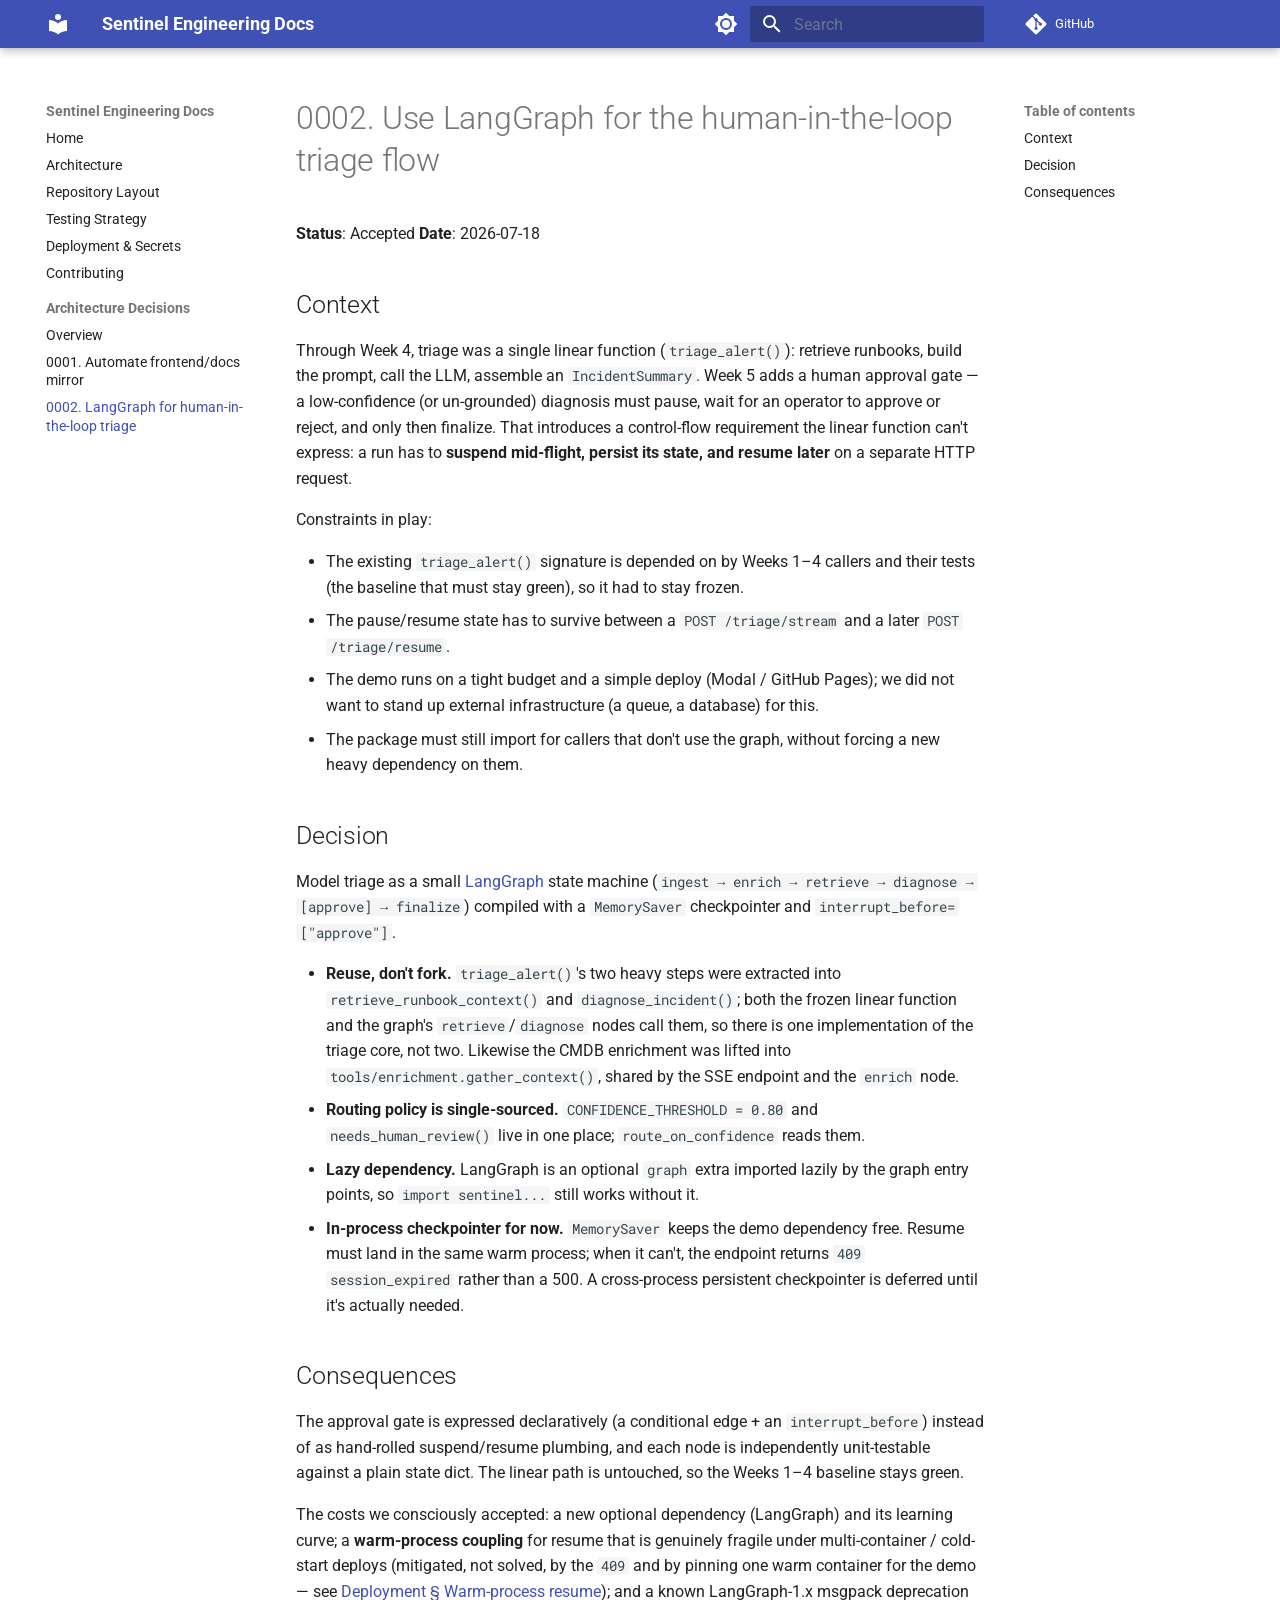
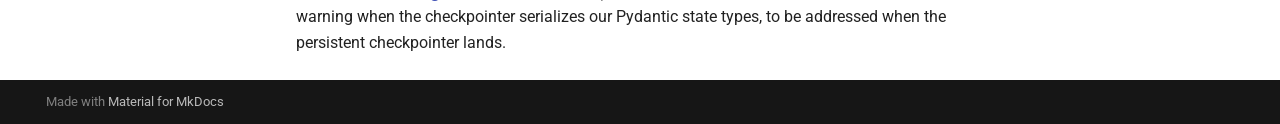
<file: docs/engineering/adr/0002-langgraph-hitl-triage/index.html>
<!doctype html>
<html lang="en" class="no-js">
  <head>
    
      <meta charset="utf-8">
      <meta name="viewport" content="width=device-width,initial-scale=1">
      
      
      
        <link rel="canonical" href="https://anjeshdubey.github.io/sentinel/engineering/adr/0002-langgraph-hitl-triage/">
      
      
        <link rel="prev" href="../0001-automate-frontend-docs-mirror/">
      
      
      
        
      
      
      <link rel="icon" href="../../assets/images/favicon.png">
      <meta name="generator" content="mkdocs-1.6.1, mkdocs-material-9.7.7">
    
    
      
        <title>0002. LangGraph for human-in-the-loop triage - Sentinel Engineering Docs</title>
      
    
    
      <link rel="stylesheet" href="../../assets/stylesheets/main.ec1eaa64.min.css">
      
        
        <link rel="stylesheet" href="../../assets/stylesheets/palette.ab4e12ef.min.css">
      
      


    
    
      
    
    
      
        
        
        <link rel="preconnect" href="https://fonts.gstatic.com" crossorigin>
        <link rel="stylesheet" href="https://fonts.googleapis.com/css?family=Roboto:300,300i,400,400i,700,700i%7CRoboto+Mono:400,400i,700,700i&display=fallback">
        <style>:root{--md-text-font:"Roboto";--md-code-font:"Roboto Mono"}</style>
      
    
    
    <script>__md_scope=new URL("../..",location),__md_hash=e=>[...e].reduce(((e,_)=>(e<<5)-e+_.charCodeAt(0)),0),__md_get=(e,_=localStorage,t=__md_scope)=>JSON.parse(_.getItem(t.pathname+"."+e)),__md_set=(e,_,t=localStorage,a=__md_scope)=>{try{t.setItem(a.pathname+"."+e,JSON.stringify(_))}catch(e){}}</script>
    
      

    
    
  </head>
  
  
    
    
      
    
    
    
    
    <body dir="ltr" data-md-color-scheme="default" data-md-color-primary="indigo" data-md-color-accent="indigo">
  
    
    <input class="md-toggle" data-md-toggle="drawer" type="checkbox" id="__drawer" autocomplete="off">
    <input class="md-toggle" data-md-toggle="search" type="checkbox" id="__search" autocomplete="off">
    <label class="md-overlay" for="__drawer"></label>
    <div data-md-component="skip">
      
        
        <a href="#0002-use-langgraph-for-the-human-in-the-loop-triage-flow" class="md-skip">
          Skip to content
        </a>
      
    </div>
    <div data-md-component="announce">
      
    </div>
    
    
      

  

<header class="md-header md-header--shadow" data-md-component="header">
  <nav class="md-header__inner md-grid" aria-label="Header">
    <a href="../.." title="Sentinel Engineering Docs" class="md-header__button md-logo" aria-label="Sentinel Engineering Docs" data-md-component="logo">
      
  
  <svg xmlns="http://www.w3.org/2000/svg" viewBox="0 0 24 24"><path d="M12 8a3 3 0 0 0 3-3 3 3 0 0 0-3-3 3 3 0 0 0-3 3 3 3 0 0 0 3 3m0 3.54C9.64 9.35 6.5 8 3 8v11c3.5 0 6.64 1.35 9 3.54 2.36-2.19 5.5-3.54 9-3.54V8c-3.5 0-6.64 1.35-9 3.54"/></svg>

    </a>
    <label class="md-header__button md-icon" for="__drawer">
      
      <svg xmlns="http://www.w3.org/2000/svg" viewBox="0 0 24 24"><path d="M3 6h18v2H3zm0 5h18v2H3zm0 5h18v2H3z"/></svg>
    </label>
    <div class="md-header__title" data-md-component="header-title">
      <div class="md-header__ellipsis">
        <div class="md-header__topic">
          <span class="md-ellipsis">
            Sentinel Engineering Docs
          </span>
        </div>
        <div class="md-header__topic" data-md-component="header-topic">
          <span class="md-ellipsis">
            
              0002. LangGraph for human-in-the-loop triage
            
          </span>
        </div>
      </div>
    </div>
    
      
        <form class="md-header__option" data-md-component="palette">
  
    
    
    
    <input class="md-option" data-md-color-media="(prefers-color-scheme: light)" data-md-color-scheme="default" data-md-color-primary="indigo" data-md-color-accent="indigo"  aria-label="Switch to dark mode"  type="radio" name="__palette" id="__palette_0">
    
      <label class="md-header__button md-icon" title="Switch to dark mode" for="__palette_1" hidden>
        <svg xmlns="http://www.w3.org/2000/svg" viewBox="0 0 24 24"><path d="M12 8a4 4 0 0 0-4 4 4 4 0 0 0 4 4 4 4 0 0 0 4-4 4 4 0 0 0-4-4m0 10a6 6 0 0 1-6-6 6 6 0 0 1 6-6 6 6 0 0 1 6 6 6 6 0 0 1-6 6m8-9.31V4h-4.69L12 .69 8.69 4H4v4.69L.69 12 4 15.31V20h4.69L12 23.31 15.31 20H20v-4.69L23.31 12z"/></svg>
      </label>
    
  
    
    
    
    <input class="md-option" data-md-color-media="(prefers-color-scheme: dark)" data-md-color-scheme="slate" data-md-color-primary="indigo" data-md-color-accent="indigo"  aria-label="Switch to light mode"  type="radio" name="__palette" id="__palette_1">
    
      <label class="md-header__button md-icon" title="Switch to light mode" for="__palette_0" hidden>
        <svg xmlns="http://www.w3.org/2000/svg" viewBox="0 0 24 24"><path d="M12 18c-.89 0-1.74-.2-2.5-.55C11.56 16.5 13 14.42 13 12s-1.44-4.5-3.5-5.45C10.26 6.2 11.11 6 12 6a6 6 0 0 1 6 6 6 6 0 0 1-6 6m8-9.31V4h-4.69L12 .69 8.69 4H4v4.69L.69 12 4 15.31V20h4.69L12 23.31 15.31 20H20v-4.69L23.31 12z"/></svg>
      </label>
    
  
</form>
      
    
    
      <script>var palette=__md_get("__palette");if(palette&&palette.color){if("(prefers-color-scheme)"===palette.color.media){var media=matchMedia("(prefers-color-scheme: light)"),input=document.querySelector(media.matches?"[data-md-color-media='(prefers-color-scheme: light)']":"[data-md-color-media='(prefers-color-scheme: dark)']");palette.color.media=input.getAttribute("data-md-color-media"),palette.color.scheme=input.getAttribute("data-md-color-scheme"),palette.color.primary=input.getAttribute("data-md-color-primary"),palette.color.accent=input.getAttribute("data-md-color-accent")}for(var[key,value]of Object.entries(palette.color))document.body.setAttribute("data-md-color-"+key,value)}</script>
    
    
    
      
      
        <label class="md-header__button md-icon" for="__search">
          
          <svg xmlns="http://www.w3.org/2000/svg" viewBox="0 0 24 24"><path d="M9.5 3A6.5 6.5 0 0 1 16 9.5c0 1.61-.59 3.09-1.56 4.23l.27.27h.79l5 5-1.5 1.5-5-5v-.79l-.27-.27A6.52 6.52 0 0 1 9.5 16 6.5 6.5 0 0 1 3 9.5 6.5 6.5 0 0 1 9.5 3m0 2C7 5 5 7 5 9.5S7 14 9.5 14 14 12 14 9.5 12 5 9.5 5"/></svg>
        </label>
        <div class="md-search" data-md-component="search" role="dialog">
  <label class="md-search__overlay" for="__search"></label>
  <div class="md-search__inner" role="search">
    <form class="md-search__form" name="search">
      <input type="text" class="md-search__input" name="query" aria-label="Search" placeholder="Search" autocapitalize="off" autocorrect="off" autocomplete="off" spellcheck="false" data-md-component="search-query" required>
      <label class="md-search__icon md-icon" for="__search">
        
        <svg xmlns="http://www.w3.org/2000/svg" viewBox="0 0 24 24"><path d="M9.5 3A6.5 6.5 0 0 1 16 9.5c0 1.61-.59 3.09-1.56 4.23l.27.27h.79l5 5-1.5 1.5-5-5v-.79l-.27-.27A6.52 6.52 0 0 1 9.5 16 6.5 6.5 0 0 1 3 9.5 6.5 6.5 0 0 1 9.5 3m0 2C7 5 5 7 5 9.5S7 14 9.5 14 14 12 14 9.5 12 5 9.5 5"/></svg>
        
        <svg xmlns="http://www.w3.org/2000/svg" viewBox="0 0 24 24"><path d="M20 11v2H8l5.5 5.5-1.42 1.42L4.16 12l7.92-7.92L13.5 5.5 8 11z"/></svg>
      </label>
      <nav class="md-search__options" aria-label="Search">
        
        <button type="reset" class="md-search__icon md-icon" title="Clear" aria-label="Clear" tabindex="-1">
          
          <svg xmlns="http://www.w3.org/2000/svg" viewBox="0 0 24 24"><path d="M19 6.41 17.59 5 12 10.59 6.41 5 5 6.41 10.59 12 5 17.59 6.41 19 12 13.41 17.59 19 19 17.59 13.41 12z"/></svg>
        </button>
      </nav>
      
    </form>
    <div class="md-search__output">
      <div class="md-search__scrollwrap" tabindex="0" data-md-scrollfix>
        <div class="md-search-result" data-md-component="search-result">
          <div class="md-search-result__meta">
            Initializing search
          </div>
          <ol class="md-search-result__list" role="presentation"></ol>
        </div>
      </div>
    </div>
  </div>
</div>
      
    
    
      <div class="md-header__source">
        <a href="https://github.com/anjeshdubey/sentinel" title="Go to repository" class="md-source" data-md-component="source">
  <div class="md-source__icon md-icon">
    
    <svg xmlns="http://www.w3.org/2000/svg" viewBox="0 0 448 512"><!--! Font Awesome Free 7.1.0 by @fontawesome - https://fontawesome.com License - https://fontawesome.com/license/free (Icons: CC BY 4.0, Fonts: SIL OFL 1.1, Code: MIT License) Copyright 2025 Fonticons, Inc.--><path d="M439.6 236.1 244 40.5c-5.4-5.5-12.8-8.5-20.4-8.5s-15 3-20.4 8.4L162.5 81l51.5 51.5c27.1-9.1 52.7 16.8 43.4 43.7l49.7 49.7c34.2-11.8 61.2 31 35.5 56.7-26.5 26.5-70.2-2.9-56-37.3L240.3 199v121.9c25.3 12.5 22.3 41.8 9.1 55-6.4 6.4-15.2 10.1-24.3 10.1s-17.8-3.6-24.3-10.1c-17.6-17.6-11.1-46.9 11.2-56v-123c-20.8-8.5-24.6-30.7-18.6-45L142.6 101 8.5 235.1C3 240.6 0 247.9 0 255.5s3 15 8.5 20.4l195.6 195.7c5.4 5.4 12.7 8.4 20.4 8.4s15-3 20.4-8.4l194.7-194.7c5.4-5.4 8.4-12.8 8.4-20.4s-3-15-8.4-20.4"/></svg>
  </div>
  <div class="md-source__repository">
    GitHub
  </div>
</a>
      </div>
    
  </nav>
  
</header>
    
    <div class="md-container" data-md-component="container">
      
      
        
          
        
      
      <main class="md-main" data-md-component="main">
        <div class="md-main__inner md-grid">
          
            
              
              <div class="md-sidebar md-sidebar--primary" data-md-component="sidebar" data-md-type="navigation" >
                <div class="md-sidebar__scrollwrap">
                  <div class="md-sidebar__inner">
                    



<nav class="md-nav md-nav--primary" aria-label="Navigation" data-md-level="0">
  <label class="md-nav__title" for="__drawer">
    <a href="../.." title="Sentinel Engineering Docs" class="md-nav__button md-logo" aria-label="Sentinel Engineering Docs" data-md-component="logo">
      
  
  <svg xmlns="http://www.w3.org/2000/svg" viewBox="0 0 24 24"><path d="M12 8a3 3 0 0 0 3-3 3 3 0 0 0-3-3 3 3 0 0 0-3 3 3 3 0 0 0 3 3m0 3.54C9.64 9.35 6.5 8 3 8v11c3.5 0 6.64 1.35 9 3.54 2.36-2.19 5.5-3.54 9-3.54V8c-3.5 0-6.64 1.35-9 3.54"/></svg>

    </a>
    Sentinel Engineering Docs
  </label>
  
    <div class="md-nav__source">
      <a href="https://github.com/anjeshdubey/sentinel" title="Go to repository" class="md-source" data-md-component="source">
  <div class="md-source__icon md-icon">
    
    <svg xmlns="http://www.w3.org/2000/svg" viewBox="0 0 448 512"><!--! Font Awesome Free 7.1.0 by @fontawesome - https://fontawesome.com License - https://fontawesome.com/license/free (Icons: CC BY 4.0, Fonts: SIL OFL 1.1, Code: MIT License) Copyright 2025 Fonticons, Inc.--><path d="M439.6 236.1 244 40.5c-5.4-5.5-12.8-8.5-20.4-8.5s-15 3-20.4 8.4L162.5 81l51.5 51.5c27.1-9.1 52.7 16.8 43.4 43.7l49.7 49.7c34.2-11.8 61.2 31 35.5 56.7-26.5 26.5-70.2-2.9-56-37.3L240.3 199v121.9c25.3 12.5 22.3 41.8 9.1 55-6.4 6.4-15.2 10.1-24.3 10.1s-17.8-3.6-24.3-10.1c-17.6-17.6-11.1-46.9 11.2-56v-123c-20.8-8.5-24.6-30.7-18.6-45L142.6 101 8.5 235.1C3 240.6 0 247.9 0 255.5s3 15 8.5 20.4l195.6 195.7c5.4 5.4 12.7 8.4 20.4 8.4s15-3 20.4-8.4l194.7-194.7c5.4-5.4 8.4-12.8 8.4-20.4s-3-15-8.4-20.4"/></svg>
  </div>
  <div class="md-source__repository">
    GitHub
  </div>
</a>
    </div>
  
  <ul class="md-nav__list" data-md-scrollfix>
    
      
      
  
  
  
  
    <li class="md-nav__item">
      <a href="../.." class="md-nav__link">
        
  
  
  <span class="md-ellipsis">
    
  
    Home
  

    
  </span>
  
  

      </a>
    </li>
  

    
      
      
  
  
  
  
    <li class="md-nav__item">
      <a href="../../architecture/" class="md-nav__link">
        
  
  
  <span class="md-ellipsis">
    
  
    Architecture
  

    
  </span>
  
  

      </a>
    </li>
  

    
      
      
  
  
  
  
    <li class="md-nav__item">
      <a href="../../repository-layout/" class="md-nav__link">
        
  
  
  <span class="md-ellipsis">
    
  
    Repository Layout
  

    
  </span>
  
  

      </a>
    </li>
  

    
      
      
  
  
  
  
    <li class="md-nav__item">
      <a href="../../testing/" class="md-nav__link">
        
  
  
  <span class="md-ellipsis">
    
  
    Testing Strategy
  

    
  </span>
  
  

      </a>
    </li>
  

    
      
      
  
  
  
  
    <li class="md-nav__item">
      <a href="../../deployment/" class="md-nav__link">
        
  
  
  <span class="md-ellipsis">
    
  
    Deployment & Secrets
  

    
  </span>
  
  

      </a>
    </li>
  

    
      
      
  
  
  
  
    <li class="md-nav__item">
      <a href="../../contributing/" class="md-nav__link">
        
  
  
  <span class="md-ellipsis">
    
  
    Contributing
  

    
  </span>
  
  

      </a>
    </li>
  

    
      
      
  
  
    
  
  
  
    
    
    
    
      
        
        
      
    
    
    <li class="md-nav__item md-nav__item--active md-nav__item--section md-nav__item--nested">
      
        
        
        <input class="md-nav__toggle md-toggle " type="checkbox" id="__nav_7" checked>
        
          
          <label class="md-nav__link" for="__nav_7" id="__nav_7_label" tabindex="">
            
  
  
  <span class="md-ellipsis">
    
  
    Architecture Decisions
  

    
  </span>
  
  

            <span class="md-nav__icon md-icon"></span>
          </label>
        
        <nav class="md-nav" data-md-level="1" aria-labelledby="__nav_7_label" aria-expanded="true">
          <label class="md-nav__title" for="__nav_7">
            <span class="md-nav__icon md-icon"></span>
            
  
    Architecture Decisions
  

          </label>
          <ul class="md-nav__list" data-md-scrollfix>
            
              
                
  
  
  
  
    <li class="md-nav__item">
      <a href="../" class="md-nav__link">
        
  
  
  <span class="md-ellipsis">
    
  
    Overview
  

    
  </span>
  
  

      </a>
    </li>
  

              
            
              
                
  
  
  
  
    <li class="md-nav__item">
      <a href="../0001-automate-frontend-docs-mirror/" class="md-nav__link">
        
  
  
  <span class="md-ellipsis">
    
  
    0001. Automate frontend/docs mirror
  

    
  </span>
  
  

      </a>
    </li>
  

              
            
              
                
  
  
    
  
  
  
    <li class="md-nav__item md-nav__item--active">
      
      <input class="md-nav__toggle md-toggle" type="checkbox" id="__toc">
      
      
        
      
      
        <label class="md-nav__link md-nav__link--active" for="__toc">
          
  
  
  <span class="md-ellipsis">
    
  
    0002. LangGraph for human-in-the-loop triage
  

    
  </span>
  
  

          <span class="md-nav__icon md-icon"></span>
        </label>
      
      <a href="./" class="md-nav__link md-nav__link--active">
        
  
  
  <span class="md-ellipsis">
    
  
    0002. LangGraph for human-in-the-loop triage
  

    
  </span>
  
  

      </a>
      
        

<nav class="md-nav md-nav--secondary" aria-label="Table of contents">
  
  
  
    
  
  
    <label class="md-nav__title" for="__toc">
      <span class="md-nav__icon md-icon"></span>
      Table of contents
    </label>
    <ul class="md-nav__list" data-md-component="toc" data-md-scrollfix>
      
        <li class="md-nav__item">
  <a href="#context" class="md-nav__link">
    <span class="md-ellipsis">
      
        Context
      
    </span>
  </a>
  
</li>
      
        <li class="md-nav__item">
  <a href="#decision" class="md-nav__link">
    <span class="md-ellipsis">
      
        Decision
      
    </span>
  </a>
  
</li>
      
        <li class="md-nav__item">
  <a href="#consequences" class="md-nav__link">
    <span class="md-ellipsis">
      
        Consequences
      
    </span>
  </a>
  
</li>
      
    </ul>
  
</nav>
      
    </li>
  

              
            
          </ul>
        </nav>
      
    </li>
  

    
  </ul>
</nav>
                  </div>
                </div>
              </div>
            
            
              
              <div class="md-sidebar md-sidebar--secondary" data-md-component="sidebar" data-md-type="toc" >
                <div class="md-sidebar__scrollwrap">
                  <div class="md-sidebar__inner">
                    

<nav class="md-nav md-nav--secondary" aria-label="Table of contents">
  
  
  
    
  
  
    <label class="md-nav__title" for="__toc">
      <span class="md-nav__icon md-icon"></span>
      Table of contents
    </label>
    <ul class="md-nav__list" data-md-component="toc" data-md-scrollfix>
      
        <li class="md-nav__item">
  <a href="#context" class="md-nav__link">
    <span class="md-ellipsis">
      
        Context
      
    </span>
  </a>
  
</li>
      
        <li class="md-nav__item">
  <a href="#decision" class="md-nav__link">
    <span class="md-ellipsis">
      
        Decision
      
    </span>
  </a>
  
</li>
      
        <li class="md-nav__item">
  <a href="#consequences" class="md-nav__link">
    <span class="md-ellipsis">
      
        Consequences
      
    </span>
  </a>
  
</li>
      
    </ul>
  
</nav>
                  </div>
                </div>
              </div>
            
          
          
            <div class="md-content" data-md-component="content">
              
              <article class="md-content__inner md-typeset">
                
                  


  
  


<h1 id="0002-use-langgraph-for-the-human-in-the-loop-triage-flow">0002. Use LangGraph for the human-in-the-loop triage flow<a class="headerlink" href="#0002-use-langgraph-for-the-human-in-the-loop-triage-flow" title="Permanent link">&para;</a></h1>
<p><strong>Status</strong>: Accepted
<strong>Date</strong>: 2026-07-18</p>
<h2 id="context">Context<a class="headerlink" href="#context" title="Permanent link">&para;</a></h2>
<p>Through Week 4, triage was a single linear function (<code>triage_alert()</code>): retrieve
runbooks, build the prompt, call the LLM, assemble an <code>IncidentSummary</code>. Week 5
adds a human approval gate — a low-confidence (or un-grounded) diagnosis must
pause, wait for an operator to approve or reject, and only then finalize. That
introduces a control-flow requirement the linear function can't express: a run
has to <strong>suspend mid-flight, persist its state, and resume later</strong> on a separate
HTTP request.</p>
<p>Constraints in play:</p>
<ul>
<li>The existing <code>triage_alert()</code> signature is depended on by Weeks 1–4 callers
  and their tests (the baseline that must stay green), so it had to stay frozen.</li>
<li>The pause/resume state has to survive between a <code>POST /triage/stream</code> and a
  later <code>POST /triage/resume</code>.</li>
<li>The demo runs on a tight budget and a simple deploy (Modal / GitHub Pages);
  we did not want to stand up external infrastructure (a queue, a database) for
  this.</li>
<li>The package must still import for callers that don't use the graph, without
  forcing a new heavy dependency on them.</li>
</ul>
<h2 id="decision">Decision<a class="headerlink" href="#decision" title="Permanent link">&para;</a></h2>
<p>Model triage as a small <a href="https://langchain-ai.github.io/langgraph/">LangGraph</a>
state machine (<code>ingest → enrich → retrieve → diagnose → [approve] → finalize</code>)
compiled with a <code>MemorySaver</code> checkpointer and <code>interrupt_before=["approve"]</code>.</p>
<ul>
<li><strong>Reuse, don't fork.</strong> <code>triage_alert()</code>'s two heavy steps were extracted into
  <code>retrieve_runbook_context()</code> and <code>diagnose_incident()</code>; both the frozen linear
  function and the graph's <code>retrieve</code>/<code>diagnose</code> nodes call them, so there is one
  implementation of the triage core, not two. Likewise the CMDB enrichment was
  lifted into <code>tools/enrichment.gather_context()</code>, shared by the SSE endpoint and
  the <code>enrich</code> node.</li>
<li><strong>Routing policy is single-sourced.</strong> <code>CONFIDENCE_THRESHOLD = 0.80</code> and
  <code>needs_human_review()</code> live in one place; <code>route_on_confidence</code> reads them.</li>
<li><strong>Lazy dependency.</strong> LangGraph is an optional <code>graph</code> extra imported lazily by
  the graph entry points, so <code>import sentinel...</code> still works without it.</li>
<li><strong>In-process checkpointer for now.</strong> <code>MemorySaver</code> keeps the demo dependency
  free. Resume must land in the same warm process; when it can't, the endpoint
  returns <code>409 session_expired</code> rather than a 500. A cross-process persistent
  checkpointer is deferred until it's actually needed.</li>
</ul>
<h2 id="consequences">Consequences<a class="headerlink" href="#consequences" title="Permanent link">&para;</a></h2>
<p>The approval gate is expressed declaratively (a conditional edge + an
<code>interrupt_before</code>) instead of as hand-rolled suspend/resume plumbing, and each
node is independently unit-testable against a plain state dict. The linear path
is untouched, so the Weeks 1–4 baseline stays green.</p>
<p>The costs we consciously accepted: a new optional dependency (LangGraph) and its
learning curve; a <strong>warm-process coupling</strong> for resume that is genuinely fragile
under multi-container / cold-start deploys (mitigated, not solved, by the <code>409</code>
and by pinning one warm container for the demo — see
<a href="../../deployment/#warm-process-resume">Deployment § Warm-process resume</a>); and a
known LangGraph-1.x msgpack deprecation warning when the checkpointer serializes
our Pydantic state types, to be addressed when the persistent checkpointer lands.</p>












                
              </article>
            </div>
          
          
<script>var target=document.getElementById(location.hash.slice(1));target&&target.name&&(target.checked=target.name.startsWith("__tabbed_"))</script>
        </div>
        
          <button type="button" class="md-top md-icon" data-md-component="top" hidden>
  
  <svg xmlns="http://www.w3.org/2000/svg" viewBox="0 0 24 24"><path d="M13 20h-2V8l-5.5 5.5-1.42-1.42L12 4.16l7.92 7.92-1.42 1.42L13 8z"/></svg>
  Back to top
</button>
        
      </main>
      
        <footer class="md-footer">
  
  <div class="md-footer-meta md-typeset">
    <div class="md-footer-meta__inner md-grid">
      <div class="md-copyright">
  
  
    Made with
    <a href="https://squidfunk.github.io/mkdocs-material/" target="_blank" rel="noopener">
      Material for MkDocs
    </a>
  
</div>
      
    </div>
  </div>
</footer>
      
    </div>
    <div class="md-dialog" data-md-component="dialog">
      <div class="md-dialog__inner md-typeset"></div>
    </div>
    
    
    
      
      
      <script id="__config" type="application/json">{"annotate": null, "base": "../..", "features": ["navigation.sections", "navigation.top", "content.code.copy"], "search": "../../assets/javascripts/workers/search.2c215733.min.js", "tags": null, "translations": {"clipboard.copied": "Copied to clipboard", "clipboard.copy": "Copy to clipboard", "search.result.more.one": "1 more on this page", "search.result.more.other": "# more on this page", "search.result.none": "No matching documents", "search.result.one": "1 matching document", "search.result.other": "# matching documents", "search.result.placeholder": "Type to start searching", "search.result.term.missing": "Missing", "select.version": "Select version"}, "version": null}</script>
    
    
      <script src="../../assets/javascripts/bundle.d7400e89.min.js"></script>
      
    
  </body>
</html>
</file>
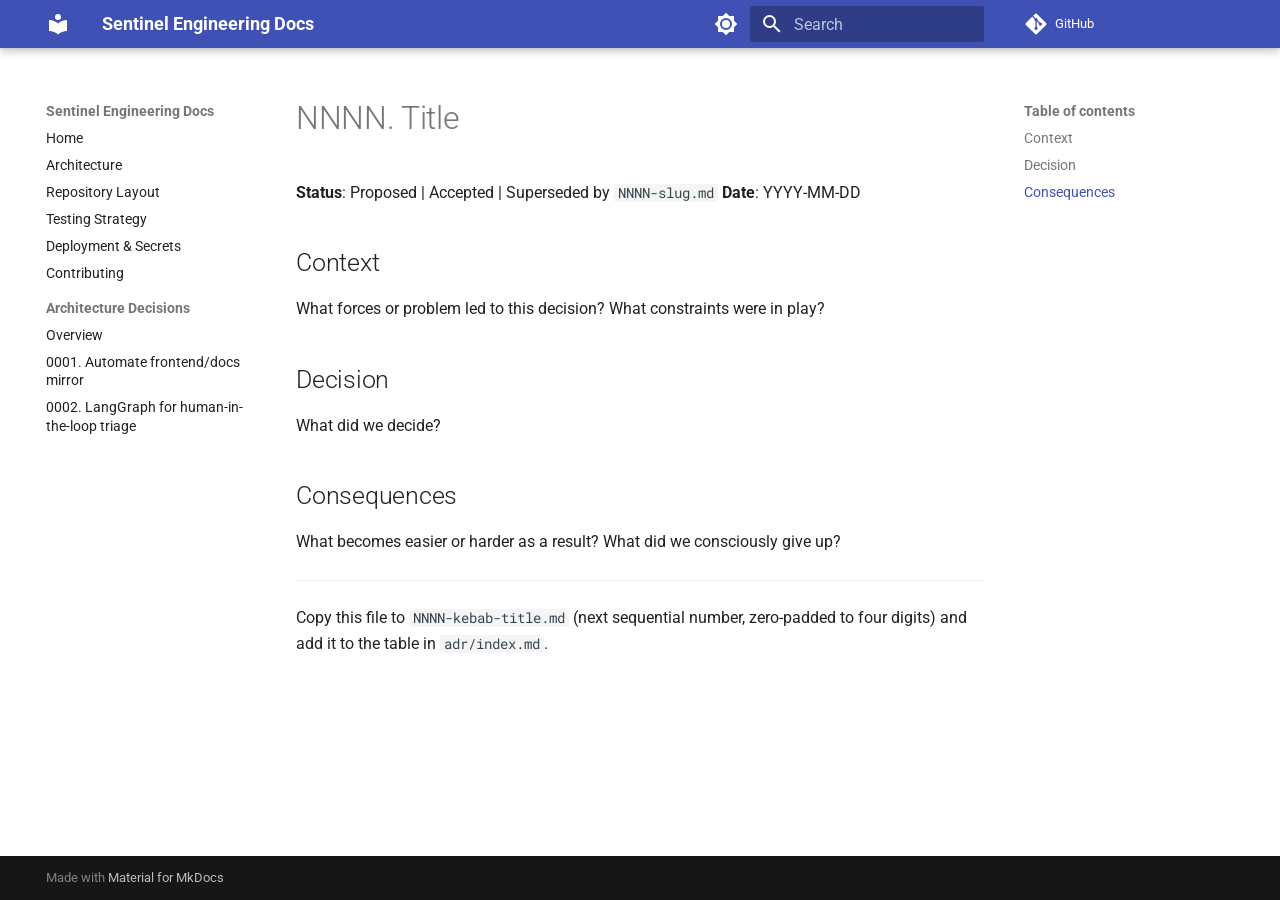
<file: docs/engineering/adr/adr-template/index.html>
<!doctype html>
<html lang="en" class="no-js">
  <head>
    
      <meta charset="utf-8">
      <meta name="viewport" content="width=device-width,initial-scale=1">
      
      
      
        <link rel="canonical" href="https://anjeshdubey.github.io/sentinel/engineering/adr/adr-template/">
      
      
      
      
        
      
      
      <link rel="icon" href="../../assets/images/favicon.png">
      <meta name="generator" content="mkdocs-1.6.1, mkdocs-material-9.7.7">
    
    
      
        <title>NNNN. Title - Sentinel Engineering Docs</title>
      
    
    
      <link rel="stylesheet" href="../../assets/stylesheets/main.ec1eaa64.min.css">
      
        
        <link rel="stylesheet" href="../../assets/stylesheets/palette.ab4e12ef.min.css">
      
      


    
    
      
    
    
      
        
        
        <link rel="preconnect" href="https://fonts.gstatic.com" crossorigin>
        <link rel="stylesheet" href="https://fonts.googleapis.com/css?family=Roboto:300,300i,400,400i,700,700i%7CRoboto+Mono:400,400i,700,700i&display=fallback">
        <style>:root{--md-text-font:"Roboto";--md-code-font:"Roboto Mono"}</style>
      
    
    
    <script>__md_scope=new URL("../..",location),__md_hash=e=>[...e].reduce(((e,_)=>(e<<5)-e+_.charCodeAt(0)),0),__md_get=(e,_=localStorage,t=__md_scope)=>JSON.parse(_.getItem(t.pathname+"."+e)),__md_set=(e,_,t=localStorage,a=__md_scope)=>{try{t.setItem(a.pathname+"."+e,JSON.stringify(_))}catch(e){}}</script>
    
      

    
    
  </head>
  
  
    
    
      
    
    
    
    
    <body dir="ltr" data-md-color-scheme="default" data-md-color-primary="indigo" data-md-color-accent="indigo">
  
    
    <input class="md-toggle" data-md-toggle="drawer" type="checkbox" id="__drawer" autocomplete="off">
    <input class="md-toggle" data-md-toggle="search" type="checkbox" id="__search" autocomplete="off">
    <label class="md-overlay" for="__drawer"></label>
    <div data-md-component="skip">
      
        
        <a href="#nnnn-title" class="md-skip">
          Skip to content
        </a>
      
    </div>
    <div data-md-component="announce">
      
    </div>
    
    
      

  

<header class="md-header md-header--shadow" data-md-component="header">
  <nav class="md-header__inner md-grid" aria-label="Header">
    <a href="../.." title="Sentinel Engineering Docs" class="md-header__button md-logo" aria-label="Sentinel Engineering Docs" data-md-component="logo">
      
  
  <svg xmlns="http://www.w3.org/2000/svg" viewBox="0 0 24 24"><path d="M12 8a3 3 0 0 0 3-3 3 3 0 0 0-3-3 3 3 0 0 0-3 3 3 3 0 0 0 3 3m0 3.54C9.64 9.35 6.5 8 3 8v11c3.5 0 6.64 1.35 9 3.54 2.36-2.19 5.5-3.54 9-3.54V8c-3.5 0-6.64 1.35-9 3.54"/></svg>

    </a>
    <label class="md-header__button md-icon" for="__drawer">
      
      <svg xmlns="http://www.w3.org/2000/svg" viewBox="0 0 24 24"><path d="M3 6h18v2H3zm0 5h18v2H3zm0 5h18v2H3z"/></svg>
    </label>
    <div class="md-header__title" data-md-component="header-title">
      <div class="md-header__ellipsis">
        <div class="md-header__topic">
          <span class="md-ellipsis">
            Sentinel Engineering Docs
          </span>
        </div>
        <div class="md-header__topic" data-md-component="header-topic">
          <span class="md-ellipsis">
            
              NNNN. Title
            
          </span>
        </div>
      </div>
    </div>
    
      
        <form class="md-header__option" data-md-component="palette">
  
    
    
    
    <input class="md-option" data-md-color-media="(prefers-color-scheme: light)" data-md-color-scheme="default" data-md-color-primary="indigo" data-md-color-accent="indigo"  aria-label="Switch to dark mode"  type="radio" name="__palette" id="__palette_0">
    
      <label class="md-header__button md-icon" title="Switch to dark mode" for="__palette_1" hidden>
        <svg xmlns="http://www.w3.org/2000/svg" viewBox="0 0 24 24"><path d="M12 8a4 4 0 0 0-4 4 4 4 0 0 0 4 4 4 4 0 0 0 4-4 4 4 0 0 0-4-4m0 10a6 6 0 0 1-6-6 6 6 0 0 1 6-6 6 6 0 0 1 6 6 6 6 0 0 1-6 6m8-9.31V4h-4.69L12 .69 8.69 4H4v4.69L.69 12 4 15.31V20h4.69L12 23.31 15.31 20H20v-4.69L23.31 12z"/></svg>
      </label>
    
  
    
    
    
    <input class="md-option" data-md-color-media="(prefers-color-scheme: dark)" data-md-color-scheme="slate" data-md-color-primary="indigo" data-md-color-accent="indigo"  aria-label="Switch to light mode"  type="radio" name="__palette" id="__palette_1">
    
      <label class="md-header__button md-icon" title="Switch to light mode" for="__palette_0" hidden>
        <svg xmlns="http://www.w3.org/2000/svg" viewBox="0 0 24 24"><path d="M12 18c-.89 0-1.74-.2-2.5-.55C11.56 16.5 13 14.42 13 12s-1.44-4.5-3.5-5.45C10.26 6.2 11.11 6 12 6a6 6 0 0 1 6 6 6 6 0 0 1-6 6m8-9.31V4h-4.69L12 .69 8.69 4H4v4.69L.69 12 4 15.31V20h4.69L12 23.31 15.31 20H20v-4.69L23.31 12z"/></svg>
      </label>
    
  
</form>
      
    
    
      <script>var palette=__md_get("__palette");if(palette&&palette.color){if("(prefers-color-scheme)"===palette.color.media){var media=matchMedia("(prefers-color-scheme: light)"),input=document.querySelector(media.matches?"[data-md-color-media='(prefers-color-scheme: light)']":"[data-md-color-media='(prefers-color-scheme: dark)']");palette.color.media=input.getAttribute("data-md-color-media"),palette.color.scheme=input.getAttribute("data-md-color-scheme"),palette.color.primary=input.getAttribute("data-md-color-primary"),palette.color.accent=input.getAttribute("data-md-color-accent")}for(var[key,value]of Object.entries(palette.color))document.body.setAttribute("data-md-color-"+key,value)}</script>
    
    
    
      
      
        <label class="md-header__button md-icon" for="__search">
          
          <svg xmlns="http://www.w3.org/2000/svg" viewBox="0 0 24 24"><path d="M9.5 3A6.5 6.5 0 0 1 16 9.5c0 1.61-.59 3.09-1.56 4.23l.27.27h.79l5 5-1.5 1.5-5-5v-.79l-.27-.27A6.52 6.52 0 0 1 9.5 16 6.5 6.5 0 0 1 3 9.5 6.5 6.5 0 0 1 9.5 3m0 2C7 5 5 7 5 9.5S7 14 9.5 14 14 12 14 9.5 12 5 9.5 5"/></svg>
        </label>
        <div class="md-search" data-md-component="search" role="dialog">
  <label class="md-search__overlay" for="__search"></label>
  <div class="md-search__inner" role="search">
    <form class="md-search__form" name="search">
      <input type="text" class="md-search__input" name="query" aria-label="Search" placeholder="Search" autocapitalize="off" autocorrect="off" autocomplete="off" spellcheck="false" data-md-component="search-query" required>
      <label class="md-search__icon md-icon" for="__search">
        
        <svg xmlns="http://www.w3.org/2000/svg" viewBox="0 0 24 24"><path d="M9.5 3A6.5 6.5 0 0 1 16 9.5c0 1.61-.59 3.09-1.56 4.23l.27.27h.79l5 5-1.5 1.5-5-5v-.79l-.27-.27A6.52 6.52 0 0 1 9.5 16 6.5 6.5 0 0 1 3 9.5 6.5 6.5 0 0 1 9.5 3m0 2C7 5 5 7 5 9.5S7 14 9.5 14 14 12 14 9.5 12 5 9.5 5"/></svg>
        
        <svg xmlns="http://www.w3.org/2000/svg" viewBox="0 0 24 24"><path d="M20 11v2H8l5.5 5.5-1.42 1.42L4.16 12l7.92-7.92L13.5 5.5 8 11z"/></svg>
      </label>
      <nav class="md-search__options" aria-label="Search">
        
        <button type="reset" class="md-search__icon md-icon" title="Clear" aria-label="Clear" tabindex="-1">
          
          <svg xmlns="http://www.w3.org/2000/svg" viewBox="0 0 24 24"><path d="M19 6.41 17.59 5 12 10.59 6.41 5 5 6.41 10.59 12 5 17.59 6.41 19 12 13.41 17.59 19 19 17.59 13.41 12z"/></svg>
        </button>
      </nav>
      
    </form>
    <div class="md-search__output">
      <div class="md-search__scrollwrap" tabindex="0" data-md-scrollfix>
        <div class="md-search-result" data-md-component="search-result">
          <div class="md-search-result__meta">
            Initializing search
          </div>
          <ol class="md-search-result__list" role="presentation"></ol>
        </div>
      </div>
    </div>
  </div>
</div>
      
    
    
      <div class="md-header__source">
        <a href="https://github.com/anjeshdubey/sentinel" title="Go to repository" class="md-source" data-md-component="source">
  <div class="md-source__icon md-icon">
    
    <svg xmlns="http://www.w3.org/2000/svg" viewBox="0 0 448 512"><!--! Font Awesome Free 7.1.0 by @fontawesome - https://fontawesome.com License - https://fontawesome.com/license/free (Icons: CC BY 4.0, Fonts: SIL OFL 1.1, Code: MIT License) Copyright 2025 Fonticons, Inc.--><path d="M439.6 236.1 244 40.5c-5.4-5.5-12.8-8.5-20.4-8.5s-15 3-20.4 8.4L162.5 81l51.5 51.5c27.1-9.1 52.7 16.8 43.4 43.7l49.7 49.7c34.2-11.8 61.2 31 35.5 56.7-26.5 26.5-70.2-2.9-56-37.3L240.3 199v121.9c25.3 12.5 22.3 41.8 9.1 55-6.4 6.4-15.2 10.1-24.3 10.1s-17.8-3.6-24.3-10.1c-17.6-17.6-11.1-46.9 11.2-56v-123c-20.8-8.5-24.6-30.7-18.6-45L142.6 101 8.5 235.1C3 240.6 0 247.9 0 255.5s3 15 8.5 20.4l195.6 195.7c5.4 5.4 12.7 8.4 20.4 8.4s15-3 20.4-8.4l194.7-194.7c5.4-5.4 8.4-12.8 8.4-20.4s-3-15-8.4-20.4"/></svg>
  </div>
  <div class="md-source__repository">
    GitHub
  </div>
</a>
      </div>
    
  </nav>
  
</header>
    
    <div class="md-container" data-md-component="container">
      
      
        
          
        
      
      <main class="md-main" data-md-component="main">
        <div class="md-main__inner md-grid">
          
            
              
              <div class="md-sidebar md-sidebar--primary" data-md-component="sidebar" data-md-type="navigation" >
                <div class="md-sidebar__scrollwrap">
                  <div class="md-sidebar__inner">
                    



<nav class="md-nav md-nav--primary" aria-label="Navigation" data-md-level="0">
  <label class="md-nav__title" for="__drawer">
    <a href="../.." title="Sentinel Engineering Docs" class="md-nav__button md-logo" aria-label="Sentinel Engineering Docs" data-md-component="logo">
      
  
  <svg xmlns="http://www.w3.org/2000/svg" viewBox="0 0 24 24"><path d="M12 8a3 3 0 0 0 3-3 3 3 0 0 0-3-3 3 3 0 0 0-3 3 3 3 0 0 0 3 3m0 3.54C9.64 9.35 6.5 8 3 8v11c3.5 0 6.64 1.35 9 3.54 2.36-2.19 5.5-3.54 9-3.54V8c-3.5 0-6.64 1.35-9 3.54"/></svg>

    </a>
    Sentinel Engineering Docs
  </label>
  
    <div class="md-nav__source">
      <a href="https://github.com/anjeshdubey/sentinel" title="Go to repository" class="md-source" data-md-component="source">
  <div class="md-source__icon md-icon">
    
    <svg xmlns="http://www.w3.org/2000/svg" viewBox="0 0 448 512"><!--! Font Awesome Free 7.1.0 by @fontawesome - https://fontawesome.com License - https://fontawesome.com/license/free (Icons: CC BY 4.0, Fonts: SIL OFL 1.1, Code: MIT License) Copyright 2025 Fonticons, Inc.--><path d="M439.6 236.1 244 40.5c-5.4-5.5-12.8-8.5-20.4-8.5s-15 3-20.4 8.4L162.5 81l51.5 51.5c27.1-9.1 52.7 16.8 43.4 43.7l49.7 49.7c34.2-11.8 61.2 31 35.5 56.7-26.5 26.5-70.2-2.9-56-37.3L240.3 199v121.9c25.3 12.5 22.3 41.8 9.1 55-6.4 6.4-15.2 10.1-24.3 10.1s-17.8-3.6-24.3-10.1c-17.6-17.6-11.1-46.9 11.2-56v-123c-20.8-8.5-24.6-30.7-18.6-45L142.6 101 8.5 235.1C3 240.6 0 247.9 0 255.5s3 15 8.5 20.4l195.6 195.7c5.4 5.4 12.7 8.4 20.4 8.4s15-3 20.4-8.4l194.7-194.7c5.4-5.4 8.4-12.8 8.4-20.4s-3-15-8.4-20.4"/></svg>
  </div>
  <div class="md-source__repository">
    GitHub
  </div>
</a>
    </div>
  
  <ul class="md-nav__list" data-md-scrollfix>
    
      
      
  
  
  
  
    <li class="md-nav__item">
      <a href="../.." class="md-nav__link">
        
  
  
  <span class="md-ellipsis">
    
  
    Home
  

    
  </span>
  
  

      </a>
    </li>
  

    
      
      
  
  
  
  
    <li class="md-nav__item">
      <a href="../../architecture/" class="md-nav__link">
        
  
  
  <span class="md-ellipsis">
    
  
    Architecture
  

    
  </span>
  
  

      </a>
    </li>
  

    
      
      
  
  
  
  
    <li class="md-nav__item">
      <a href="../../repository-layout/" class="md-nav__link">
        
  
  
  <span class="md-ellipsis">
    
  
    Repository Layout
  

    
  </span>
  
  

      </a>
    </li>
  

    
      
      
  
  
  
  
    <li class="md-nav__item">
      <a href="../../testing/" class="md-nav__link">
        
  
  
  <span class="md-ellipsis">
    
  
    Testing Strategy
  

    
  </span>
  
  

      </a>
    </li>
  

    
      
      
  
  
  
  
    <li class="md-nav__item">
      <a href="../../deployment/" class="md-nav__link">
        
  
  
  <span class="md-ellipsis">
    
  
    Deployment & Secrets
  

    
  </span>
  
  

      </a>
    </li>
  

    
      
      
  
  
  
  
    <li class="md-nav__item">
      <a href="../../contributing/" class="md-nav__link">
        
  
  
  <span class="md-ellipsis">
    
  
    Contributing
  

    
  </span>
  
  

      </a>
    </li>
  

    
      
      
  
  
  
  
    
    
    
    
      
        
        
      
    
    
    <li class="md-nav__item md-nav__item--section md-nav__item--nested">
      
        
        
        <input class="md-nav__toggle md-toggle " type="checkbox" id="__nav_7" >
        
          
          <label class="md-nav__link" for="__nav_7" id="__nav_7_label" tabindex="">
            
  
  
  <span class="md-ellipsis">
    
  
    Architecture Decisions
  

    
  </span>
  
  

            <span class="md-nav__icon md-icon"></span>
          </label>
        
        <nav class="md-nav" data-md-level="1" aria-labelledby="__nav_7_label" aria-expanded="false">
          <label class="md-nav__title" for="__nav_7">
            <span class="md-nav__icon md-icon"></span>
            
  
    Architecture Decisions
  

          </label>
          <ul class="md-nav__list" data-md-scrollfix>
            
              
                
  
  
  
  
    <li class="md-nav__item">
      <a href="../" class="md-nav__link">
        
  
  
  <span class="md-ellipsis">
    
  
    Overview
  

    
  </span>
  
  

      </a>
    </li>
  

              
            
              
                
  
  
  
  
    <li class="md-nav__item">
      <a href="../0001-automate-frontend-docs-mirror/" class="md-nav__link">
        
  
  
  <span class="md-ellipsis">
    
  
    0001. Automate frontend/docs mirror
  

    
  </span>
  
  

      </a>
    </li>
  

              
            
              
                
  
  
  
  
    <li class="md-nav__item">
      <a href="../0002-langgraph-hitl-triage/" class="md-nav__link">
        
  
  
  <span class="md-ellipsis">
    
  
    0002. LangGraph for human-in-the-loop triage
  

    
  </span>
  
  

      </a>
    </li>
  

              
            
          </ul>
        </nav>
      
    </li>
  

    
  </ul>
</nav>
                  </div>
                </div>
              </div>
            
            
              
              <div class="md-sidebar md-sidebar--secondary" data-md-component="sidebar" data-md-type="toc" >
                <div class="md-sidebar__scrollwrap">
                  <div class="md-sidebar__inner">
                    

<nav class="md-nav md-nav--secondary" aria-label="Table of contents">
  
  
  
    
  
  
    <label class="md-nav__title" for="__toc">
      <span class="md-nav__icon md-icon"></span>
      Table of contents
    </label>
    <ul class="md-nav__list" data-md-component="toc" data-md-scrollfix>
      
        <li class="md-nav__item">
  <a href="#context" class="md-nav__link">
    <span class="md-ellipsis">
      
        Context
      
    </span>
  </a>
  
</li>
      
        <li class="md-nav__item">
  <a href="#decision" class="md-nav__link">
    <span class="md-ellipsis">
      
        Decision
      
    </span>
  </a>
  
</li>
      
        <li class="md-nav__item">
  <a href="#consequences" class="md-nav__link">
    <span class="md-ellipsis">
      
        Consequences
      
    </span>
  </a>
  
</li>
      
    </ul>
  
</nav>
                  </div>
                </div>
              </div>
            
          
          
            <div class="md-content" data-md-component="content">
              
              <article class="md-content__inner md-typeset">
                
                  


  
  


<h1 id="nnnn-title">NNNN. Title<a class="headerlink" href="#nnnn-title" title="Permanent link">&para;</a></h1>
<p><strong>Status</strong>: Proposed | Accepted | Superseded by <code>NNNN-slug.md</code>
<strong>Date</strong>: YYYY-MM-DD</p>
<h2 id="context">Context<a class="headerlink" href="#context" title="Permanent link">&para;</a></h2>
<p>What forces or problem led to this decision? What constraints were in play?</p>
<h2 id="decision">Decision<a class="headerlink" href="#decision" title="Permanent link">&para;</a></h2>
<p>What did we decide?</p>
<h2 id="consequences">Consequences<a class="headerlink" href="#consequences" title="Permanent link">&para;</a></h2>
<p>What becomes easier or harder as a result? What did we consciously give up?</p>
<hr />
<p>Copy this file to <code>NNNN-kebab-title.md</code> (next sequential number, zero-padded
to four digits) and add it to the table in <code>adr/index.md</code>.</p>












                
              </article>
            </div>
          
          
<script>var target=document.getElementById(location.hash.slice(1));target&&target.name&&(target.checked=target.name.startsWith("__tabbed_"))</script>
        </div>
        
          <button type="button" class="md-top md-icon" data-md-component="top" hidden>
  
  <svg xmlns="http://www.w3.org/2000/svg" viewBox="0 0 24 24"><path d="M13 20h-2V8l-5.5 5.5-1.42-1.42L12 4.16l7.92 7.92-1.42 1.42L13 8z"/></svg>
  Back to top
</button>
        
      </main>
      
        <footer class="md-footer">
  
  <div class="md-footer-meta md-typeset">
    <div class="md-footer-meta__inner md-grid">
      <div class="md-copyright">
  
  
    Made with
    <a href="https://squidfunk.github.io/mkdocs-material/" target="_blank" rel="noopener">
      Material for MkDocs
    </a>
  
</div>
      
    </div>
  </div>
</footer>
      
    </div>
    <div class="md-dialog" data-md-component="dialog">
      <div class="md-dialog__inner md-typeset"></div>
    </div>
    
    
    
      
      
      <script id="__config" type="application/json">{"annotate": null, "base": "../..", "features": ["navigation.sections", "navigation.top", "content.code.copy"], "search": "../../assets/javascripts/workers/search.2c215733.min.js", "tags": null, "translations": {"clipboard.copied": "Copied to clipboard", "clipboard.copy": "Copy to clipboard", "search.result.more.one": "1 more on this page", "search.result.more.other": "# more on this page", "search.result.none": "No matching documents", "search.result.one": "1 matching document", "search.result.other": "# matching documents", "search.result.placeholder": "Type to start searching", "search.result.term.missing": "Missing", "select.version": "Select version"}, "version": null}</script>
    
    
      <script src="../../assets/javascripts/bundle.d7400e89.min.js"></script>
      
    
  </body>
</html>
</file>
<file: docs/style.css>
:root {
  --bg: #0b0e14;
  --panel: #11151f;
  --panel-2: #161b28;
  --border: #232937;
  --text: #e6e9f0;
  --text-dim: #8b93a7;
  --accent: #6ea8fe;
  --critical: #ff5d5d;
  --warning: #f5b942;
  --good: #3ddc97;
  --mono: "SF Mono", "Fira Code", Consolas, monospace;
}

* { box-sizing: border-box; }

body {
  margin: 0;
  background: var(--bg);
  color: var(--text);
  font-family: -apple-system, BlinkMacSystemFont, "Segoe UI", sans-serif;
  line-height: 1.5;
}

header.hero {
  max-width: 780px;
  margin: 0 auto;
  padding: 64px 24px 32px;
  text-align: center;
}

.badges {
  display: flex;
  justify-content: center;
  gap: 8px;
  margin-bottom: 20px;
  flex-wrap: wrap;
}

.badge {
  font-family: var(--mono);
  font-size: 12px;
  padding: 4px 10px;
  border: 1px solid var(--border);
  border-radius: 999px;
  color: var(--text-dim);
  background: var(--panel);
}

h1 {
  font-size: 2.2rem;
  margin: 0 0 16px;
  letter-spacing: -0.02em;
}

.subtitle {
  color: var(--text-dim);
  font-size: 1.05rem;
  max-width: 620px;
  margin: 0 auto 20px;
}

.repo-link {
  color: var(--accent);
  text-decoration: none;
  font-size: 0.9rem;
}
.repo-link:hover { text-decoration: underline; }

main {
  max-width: 900px;
  margin: 0 auto;
  padding: 0 24px 64px;
}

.scenarios h2 {
  text-align: center;
  font-size: 1.1rem;
  color: var(--text-dim);
  font-weight: 500;
  margin-bottom: 24px;
}

.scenario-grid {
  display: grid;
  grid-template-columns: repeat(auto-fit, minmax(260px, 1fr));
  gap: 16px;
}

.scenario-card {
  background: var(--panel);
  border: 1px solid var(--border);
  border-radius: 12px;
  padding: 20px;
  cursor: pointer;
  text-align: left;
  transition: transform 0.15s ease, border-color 0.15s ease;
  color: var(--text);
  font: inherit;
}

.scenario-card:hover {
  transform: translateY(-2px);
  border-color: var(--accent);
}

.scenario-card h3 {
  margin: 0 0 8px;
  font-size: 1.05rem;
}

.scenario-card p {
  margin: 4px 0;
  color: var(--text-dim);
  font-size: 0.9rem;
}

.scenario-card .why {
  font-size: 0.8rem;
  color: var(--accent);
  margin-top: 10px;
}

.scenario-card:disabled {
  cursor: not-allowed;
  opacity: 0.6;
}

.scenario-card.loading {
  opacity: 1;
  border-color: var(--accent);
}

.scenario-card .spinner {
  display: inline-block;
  width: 14px;
  height: 14px;
  margin-left: 8px;
  border: 2px solid var(--border);
  border-top-color: var(--accent);
  border-radius: 50%;
  vertical-align: middle;
  animation: spin 0.7s linear infinite;
}

@keyframes spin {
  to {
    transform: rotate(360deg);
  }
}

.trace-panel {
  margin-top: 40px;
  background: var(--panel);
  border: 1px solid var(--border);
  border-radius: 12px;
  padding: 24px;
}

.trace-header {
  display: flex;
  align-items: center;
  gap: 12px;
  margin-bottom: 16px;
}

.trace-header h2 {
  flex: 1;
  margin: 0;
  font-size: 1rem;
  color: var(--text-dim);
  font-weight: 500;
}

.cache-badge {
  font-size: 0.75rem;
  color: var(--warning);
  border: 1px solid var(--warning);
  border-radius: 999px;
  padding: 2px 10px;
}

.close-btn {
  background: none;
  border: none;
  color: var(--text-dim);
  cursor: pointer;
  font-size: 1rem;
}
.close-btn:hover { color: var(--text); }

.timeline {
  display: flex;
  flex-direction: column;
  gap: 14px;
}

.step {
  border-left: 2px solid var(--border);
  padding: 4px 0 4px 16px;
  animation: fade-in 0.3s ease;
  font-family: var(--mono);
  font-size: 0.85rem;
}

@keyframes fade-in {
  from { opacity: 0; transform: translateX(-6px); }
  to { opacity: 1; transform: translateX(0); }
}

.step .step-label {
  font-weight: 600;
  color: var(--accent);
  display: block;
  margin-bottom: 4px;
}

.step.alert { border-color: var(--critical); }
.step.tool_call, .step.tool_result { border-color: var(--good); }
.step.rag_query, .step.rag_results { border-color: var(--accent); }
.step.llm_call { border-color: var(--warning); }
.step.diagnosis { border-color: #fff; background: var(--panel-2); border-radius: 6px; padding: 12px 16px; }

/* --- Node-start markers: subtle stage chips as the graph walks its nodes --- */
.step.node-start {
  border-color: var(--border);
  padding-top: 2px;
  padding-bottom: 2px;
}
.step.node-start .step-label {
  color: var(--text-dim);
  font-size: 0.72rem;
  letter-spacing: 0.08em;
  margin-bottom: 0;
  font-weight: 500;
}

/* --- Human-in-the-loop approval gate --- */
.step.interrupt.gate {
  border-color: var(--warning);
  border-left-width: 3px;
  background: var(--panel-2);
  border-radius: 6px;
  padding: 14px 16px;
}
.step.interrupt.gate .step-label { color: var(--warning); }

.gate-draft { margin: 8px 0 12px; }
.gate-title { font-weight: 600; color: var(--text); margin-bottom: 4px; }
.gate-meta { color: var(--text-dim); font-size: 0.8rem; }
.gate-meta .sev { text-transform: uppercase; font-weight: 600; }
.gate-meta .sev.critical { color: var(--critical); }
.gate-meta .sev.high, .gate-meta .sev.warning, .gate-meta .sev.medium { color: var(--warning); }
.gate-meta .sev.low { color: var(--good); }
.gate-cause { color: var(--text-dim); font-size: 0.82rem; margin-top: 6px; }

.gate-remediation {
  margin-top: 10px;
  padding: 10px 12px;
  border-left: 2px solid var(--accent);
  background: var(--panel);
  border-radius: 0 6px 6px 0;
  color: var(--text);
  font-size: 0.85rem;
  white-space: pre-wrap;
  word-break: break-word;
}
.gate-remediation.none { color: var(--text-dim); font-style: italic; border-left-color: var(--border); }
.gate-remediation-label {
  display: block;
  text-transform: uppercase;
  letter-spacing: 0.06em;
  font-size: 0.68rem;
  color: var(--accent);
  margin-bottom: 4px;
}

.gate-actions { display: flex; gap: 10px; }
.gate-btn {
  font: inherit;
  font-family: var(--mono);
  font-size: 0.82rem;
  padding: 7px 16px;
  border-radius: 8px;
  border: 1px solid var(--border);
  cursor: pointer;
  background: var(--panel);
  color: var(--text);
  transition: transform 0.12s ease, border-color 0.12s ease, opacity 0.12s ease;
}
.gate-btn:hover:not(:disabled) { transform: translateY(-1px); }
.gate-btn.approve { border-color: var(--good); color: var(--good); }
.gate-btn.approve:hover:not(:disabled) { background: rgba(61, 220, 151, 0.12); }
.gate-btn.reject { border-color: var(--critical); color: var(--critical); }
.gate-btn.reject:hover:not(:disabled) { background: rgba(255, 93, 93, 0.12); }
.gate-btn:disabled { cursor: not-allowed; opacity: 0.45; }

.step.gate.decided-approve { border-color: var(--good); }
.step.gate.decided-reject { border-color: var(--critical); }

/* --- Resume decision marker + finalized outcome --- */
.step.resume .step-label { color: var(--text); }
.step.resume.approve { border-color: var(--good); }
.step.resume.reject { border-color: var(--critical); }

.step.finalized {
  border-radius: 6px;
  padding: 10px 16px;
  background: var(--panel-2);
}
.step.finalized.auto, .step.finalized.approved { border-color: var(--good); }
.step.finalized.auto .step-label, .step.finalized.approved .step-label { color: var(--good); }
.step.finalized.rejected { border-color: var(--critical); }
.step.finalized.rejected .step-label { color: var(--critical); }

.step pre {
  margin: 0;
  white-space: pre-wrap;
  word-break: break-word;
  color: var(--text-dim);
}

footer {
  text-align: center;
  color: var(--text-dim);
  font-size: 0.85rem;
  padding: 24px;
}

footer a { color: var(--accent); }

@media (prefers-color-scheme: light) {
  :root {
    --bg: #f7f8fa;
    --panel: #ffffff;
    --panel-2: #f0f2f6;
    --border: #e2e5ec;
    --text: #1a1d24;
    --text-dim: #5b6270;
  }
}
</file>
<file: docs/engineering/assets/stylesheets/main.ec1eaa64.min.css>
@charset "UTF-8";html{-webkit-text-size-adjust:none;-moz-text-size-adjust:none;text-size-adjust:none;box-sizing:border-box}*,:after,:before{box-sizing:inherit}@media (prefers-reduced-motion){*,:after,:before{transition:none!important}}body{margin:0}a,button,input,label{-webkit-tap-highlight-color:transparent}a{color:inherit;text-decoration:none}hr{border:0;box-sizing:initial;display:block;height:.05rem;overflow:visible;padding:0}small{font-size:80%}sub,sup{line-height:1em}img{border-style:none}table{border-collapse:initial;border-spacing:0}td,th{font-weight:400;vertical-align:top}button{background:#0000;border:0;font-family:inherit;font-size:inherit;margin:0;padding:0}input{border:0;outline:none}:root{--md-primary-fg-color:#4051b5;--md-primary-fg-color--light:#5d6cc0;--md-primary-fg-color--dark:#303fa1;--md-primary-bg-color:#fff;--md-primary-bg-color--light:#ffffffb3;--md-accent-fg-color:#526cfe;--md-accent-fg-color--transparent:#526cfe1a;--md-accent-bg-color:#fff;--md-accent-bg-color--light:#ffffffb3}[data-md-color-scheme=default]{color-scheme:light}[data-md-color-scheme=default] img[src$="#gh-dark-mode-only"],[data-md-color-scheme=default] img[src$="#only-dark"]{display:none}:root,[data-md-color-scheme=default]{--md-hue:225deg;--md-default-fg-color:#000000de;--md-default-fg-color--light:#0000008a;--md-default-fg-color--lighter:#00000052;--md-default-fg-color--lightest:#00000012;--md-default-bg-color:#fff;--md-default-bg-color--light:#ffffffb3;--md-default-bg-color--lighter:#ffffff4d;--md-default-bg-color--lightest:#ffffff1f;--md-code-fg-color:#36464e;--md-code-bg-color:#f5f5f5;--md-code-bg-color--light:#f5f5f5b3;--md-code-bg-color--lighter:#f5f5f54d;--md-code-hl-color:#4287ff;--md-code-hl-color--light:#4287ff1a;--md-code-hl-number-color:#d52a2a;--md-code-hl-special-color:#db1457;--md-code-hl-function-color:#a846b9;--md-code-hl-constant-color:#6e59d9;--md-code-hl-keyword-color:#3f6ec6;--md-code-hl-string-color:#1c7d4d;--md-code-hl-name-color:var(--md-code-fg-color);--md-code-hl-operator-color:var(--md-default-fg-color--light);--md-code-hl-punctuation-color:var(--md-default-fg-color--light);--md-code-hl-comment-color:var(--md-default-fg-color--light);--md-code-hl-generic-color:var(--md-default-fg-color--light);--md-code-hl-variable-color:var(--md-default-fg-color--light);--md-typeset-color:var(--md-default-fg-color);--md-typeset-a-color:var(--md-primary-fg-color);--md-typeset-del-color:#f5503d26;--md-typeset-ins-color:#0bd57026;--md-typeset-kbd-color:#fafafa;--md-typeset-kbd-accent-color:#fff;--md-typeset-kbd-border-color:#b8b8b8;--md-typeset-mark-color:#ffff0080;--md-typeset-table-color:#0000001f;--md-typeset-table-color--light:rgba(0,0,0,.035);--md-admonition-fg-color:var(--md-default-fg-color);--md-admonition-bg-color:var(--md-default-bg-color);--md-warning-fg-color:#000000de;--md-warning-bg-color:#ff9;--md-footer-fg-color:#fff;--md-footer-fg-color--light:#ffffffb3;--md-footer-fg-color--lighter:#ffffff73;--md-footer-bg-color:#000000de;--md-footer-bg-color--dark:#00000052;--md-shadow-z1:0 0.2rem 0.5rem #0000000d,0 0 0.05rem #0000001a;--md-shadow-z2:0 0.2rem 0.5rem #0000001a,0 0 0.05rem #00000040;--md-shadow-z3:0 0.2rem 0.5rem #0003,0 0 0.05rem #00000059}.md-icon svg{fill:currentcolor;display:block;height:1.2rem;width:1.2rem}body{-webkit-font-smoothing:antialiased;-moz-osx-font-smoothing:grayscale;--md-text-font-family:var(--md-text-font,_),-apple-system,BlinkMacSystemFont,Helvetica,Arial,sans-serif;--md-code-font-family:var(--md-code-font,_),SFMono-Regular,Consolas,Menlo,monospace}aside,body,input{font-feature-settings:"kern","liga";color:var(--md-typeset-color);font-family:var(--md-text-font-family)}code,kbd,pre{font-feature-settings:"kern";font-family:var(--md-code-font-family)}:root{--md-typeset-table-sort-icon:url('data:image/svg+xml;charset=utf-8,<svg xmlns="http://www.w3.org/2000/svg" viewBox="0 0 24 24"><path d="m18 21-4-4h3V7h-3l4-4 4 4h-3v10h3M2 19v-2h10v2M2 13v-2h7v2M2 7V5h4v2z"/></svg>');--md-typeset-table-sort-icon--asc:url('data:image/svg+xml;charset=utf-8,<svg xmlns="http://www.w3.org/2000/svg" viewBox="0 0 24 24"><path d="M19 17h3l-4 4-4-4h3V3h2M2 17h10v2H2M6 5v2H2V5m0 6h7v2H2z"/></svg>');--md-typeset-table-sort-icon--desc:url('data:image/svg+xml;charset=utf-8,<svg xmlns="http://www.w3.org/2000/svg" viewBox="0 0 24 24"><path d="M19 7h3l-4-4-4 4h3v14h2M2 17h10v2H2M6 5v2H2V5m0 6h7v2H2z"/></svg>')}.md-typeset{-webkit-print-color-adjust:exact;color-adjust:exact;font-size:.8rem;line-height:1.6;overflow-wrap:break-word}@media print{.md-typeset{font-size:.68rem}}.md-typeset blockquote,.md-typeset dl,.md-typeset figure,.md-typeset ol,.md-typeset pre,.md-typeset ul{margin-bottom:1em;margin-top:1em}.md-typeset h1{color:var(--md-default-fg-color--light);font-size:2em;line-height:1.3;margin:0 0 1.25em}.md-typeset h1,.md-typeset h2{font-weight:300;letter-spacing:-.01em}.md-typeset h2{font-size:1.5625em;line-height:1.4;margin:1.6em 0 .64em}.md-typeset h3{font-size:1.25em;font-weight:400;letter-spacing:-.01em;line-height:1.5;margin:1.6em 0 .8em}.md-typeset h2+h3{margin-top:.8em}.md-typeset h4{font-weight:700;letter-spacing:-.01em;margin:1em 0}.md-typeset h5,.md-typeset h6{color:var(--md-default-fg-color--light);font-size:.8em;font-weight:700;letter-spacing:-.01em;margin:1.25em 0}.md-typeset h5{text-transform:uppercase}.md-typeset h5 code{text-transform:none}.md-typeset hr{border-bottom:.05rem solid var(--md-default-fg-color--lightest);display:flow-root;margin:1.5em 0}.md-typeset a{color:var(--md-typeset-a-color);word-break:break-word}.md-typeset a,.md-typeset a:before{transition:color 125ms}.md-typeset a:focus,.md-typeset a:hover{color:var(--md-accent-fg-color)}.md-typeset a:focus code,.md-typeset a:hover code{background-color:var(--md-accent-fg-color--transparent);color:var(--md-accent-fg-color)}.md-typeset a code{color:var(--md-typeset-a-color)}.md-typeset a.focus-visible{outline-color:var(--md-accent-fg-color);outline-offset:.2rem}.md-typeset code,.md-typeset kbd,.md-typeset pre{color:var(--md-code-fg-color);direction:ltr;font-variant-ligatures:none;transition:background-color 125ms}@media print{.md-typeset code,.md-typeset kbd,.md-typeset pre{white-space:pre-wrap}}.md-typeset code{background-color:var(--md-code-bg-color);border-radius:.1rem;-webkit-box-decoration-break:clone;box-decoration-break:clone;font-size:.85em;padding:0 .2941176471em;transition:color 125ms,background-color 125ms;word-break:break-word}.md-typeset code:not(.focus-visible){-webkit-tap-highlight-color:transparent;outline:none}.md-typeset pre{display:flow-root;line-height:1.4;position:relative}.md-typeset pre>code{-webkit-box-decoration-break:slice;box-decoration-break:slice;box-shadow:none;display:block;margin:0;outline-color:var(--md-accent-fg-color);overflow:auto;padding:.7720588235em 1.1764705882em;scrollbar-color:var(--md-default-fg-color--lighter) #0000;scrollbar-width:thin;touch-action:auto;word-break:normal}.md-typeset pre>code:hover{scrollbar-color:var(--md-accent-fg-color) #0000}.md-typeset pre>code::-webkit-scrollbar{height:.2rem;width:.2rem}.md-typeset pre>code::-webkit-scrollbar-thumb{background-color:var(--md-default-fg-color--lighter)}.md-typeset pre>code::-webkit-scrollbar-thumb:hover{background-color:var(--md-accent-fg-color)}.md-typeset kbd{background-color:var(--md-typeset-kbd-color);border-radius:.1rem;box-shadow:0 .1rem 0 .05rem var(--md-typeset-kbd-border-color),0 .1rem 0 var(--md-typeset-kbd-border-color),0 -.1rem .2rem var(--md-typeset-kbd-accent-color) inset;color:var(--md-default-fg-color);display:inline-block;font-size:.75em;padding:0 .6666666667em;vertical-align:text-top;word-break:break-word}.md-typeset mark{background-color:var(--md-typeset-mark-color);-webkit-box-decoration-break:clone;box-decoration-break:clone;color:inherit;word-break:break-word}.md-typeset abbr{cursor:help;text-decoration:none}.md-typeset [data-preview],.md-typeset abbr{border-bottom:.05rem dotted var(--md-default-fg-color--light)}.md-typeset small{opacity:.75}[dir=ltr] .md-typeset sub,[dir=ltr] .md-typeset sup{margin-left:.078125em}[dir=rtl] .md-typeset sub,[dir=rtl] .md-typeset sup{margin-right:.078125em}[dir=ltr] .md-typeset blockquote{padding-left:.6rem}[dir=rtl] .md-typeset blockquote{padding-right:.6rem}[dir=ltr] .md-typeset blockquote{border-left:.2rem solid var(--md-default-fg-color--lighter)}[dir=rtl] .md-typeset blockquote{border-right:.2rem solid var(--md-default-fg-color--lighter)}.md-typeset blockquote{color:var(--md-default-fg-color--light);margin-left:0;margin-right:0}.md-typeset ul{list-style-type:disc}.md-typeset ul[type]{list-style-type:revert-layer}[dir=ltr] .md-typeset ol,[dir=ltr] .md-typeset ul{margin-left:.625em}[dir=rtl] .md-typeset ol,[dir=rtl] .md-typeset ul{margin-right:.625em}.md-typeset ol,.md-typeset ul{padding:0}.md-typeset ol:not([hidden]),.md-typeset ul:not([hidden]){display:flow-root}.md-typeset ol ol,.md-typeset ul ol{list-style-type:lower-alpha}.md-typeset ol ol ol,.md-typeset ul ol ol{list-style-type:lower-roman}.md-typeset ol ol ol ol,.md-typeset ul ol ol ol{list-style-type:upper-alpha}.md-typeset ol ol ol ol ol,.md-typeset ul ol ol ol ol{list-style-type:upper-roman}.md-typeset ol[type],.md-typeset ul[type]{list-style-type:revert-layer}[dir=ltr] .md-typeset ol li,[dir=ltr] .md-typeset ul li{margin-left:1.25em}[dir=rtl] .md-typeset ol li,[dir=rtl] .md-typeset ul li{margin-right:1.25em}.md-typeset ol li,.md-typeset ul li{margin-bottom:.5em}.md-typeset ol li blockquote,.md-typeset ol li p,.md-typeset ul li blockquote,.md-typeset ul li p{margin:.5em 0}.md-typeset ol li:last-child,.md-typeset ul li:last-child{margin-bottom:0}[dir=ltr] .md-typeset ol li ol,[dir=ltr] .md-typeset ol li ul,[dir=ltr] .md-typeset ul li ol,[dir=ltr] .md-typeset ul li ul{margin-left:.625em}[dir=rtl] .md-typeset ol li ol,[dir=rtl] .md-typeset ol li ul,[dir=rtl] .md-typeset ul li ol,[dir=rtl] .md-typeset ul li ul{margin-right:.625em}.md-typeset ol li ol,.md-typeset ol li ul,.md-typeset ul li ol,.md-typeset ul li ul{margin-bottom:.5em;margin-top:.5em}[dir=ltr] .md-typeset dd{margin-left:1.875em}[dir=rtl] .md-typeset dd{margin-right:1.875em}.md-typeset dd{margin-bottom:1.5em;margin-top:1em}.md-typeset img,.md-typeset svg,.md-typeset video{height:auto;max-width:100%}.md-typeset img[align=left]{margin:1em 1em 1em 0}.md-typeset img[align=right]{margin:1em 0 1em 1em}.md-typeset img[align]:only-child{margin-top:0}.md-typeset figure{display:flow-root;margin:1em auto;max-width:100%;text-align:center;width:fit-content}.md-typeset figure img{display:block;margin:0 auto}.md-typeset figcaption{font-style:italic;margin:1em auto;max-width:24rem}.md-typeset iframe{max-width:100%}.md-typeset table:not([class]){background-color:var(--md-default-bg-color);border:.05rem solid var(--md-typeset-table-color);border-radius:.1rem;display:inline-block;font-size:.64rem;max-width:100%;overflow:auto;touch-action:auto}@media print{.md-typeset table:not([class]){display:table}}.md-typeset table:not([class])+*{margin-top:1.5em}.md-typeset table:not([class]) td>:first-child,.md-typeset table:not([class]) th>:first-child{margin-top:0}.md-typeset table:not([class]) td>:last-child,.md-typeset table:not([class]) th>:last-child{margin-bottom:0}.md-typeset table:not([class]) td:not([align]),.md-typeset table:not([class]) th:not([align]){text-align:left}[dir=rtl] .md-typeset table:not([class]) td:not([align]),[dir=rtl] .md-typeset table:not([class]) th:not([align]){text-align:right}.md-typeset table:not([class]) th{font-weight:700;min-width:5rem;padding:.9375em 1.25em;vertical-align:top}.md-typeset table:not([class]) td{border-top:.05rem solid var(--md-typeset-table-color);padding:.9375em 1.25em;vertical-align:top}.md-typeset table:not([class]) tbody tr{transition:background-color 125ms}.md-typeset table:not([class]) tbody tr:hover{background-color:var(--md-typeset-table-color--light);box-shadow:0 .05rem 0 var(--md-default-bg-color) inset}.md-typeset table:not([class]) a{word-break:normal}.md-typeset table th[role=columnheader]{cursor:pointer}[dir=ltr] .md-typeset table th[role=columnheader]:after{margin-left:.5em}[dir=rtl] .md-typeset table th[role=columnheader]:after{margin-right:.5em}.md-typeset table th[role=columnheader]:after{content:"";display:inline-block;height:1.2em;-webkit-mask-image:var(--md-typeset-table-sort-icon);mask-image:var(--md-typeset-table-sort-icon);-webkit-mask-repeat:no-repeat;mask-repeat:no-repeat;-webkit-mask-size:contain;mask-size:contain;transition:background-color 125ms;vertical-align:text-bottom;width:1.2em}.md-typeset table th[role=columnheader]:hover:after{background-color:var(--md-default-fg-color--lighter)}.md-typeset table th[role=columnheader][aria-sort=ascending]:after{background-color:var(--md-default-fg-color--light);-webkit-mask-image:var(--md-typeset-table-sort-icon--asc);mask-image:var(--md-typeset-table-sort-icon--asc)}.md-typeset table th[role=columnheader][aria-sort=descending]:after{background-color:var(--md-default-fg-color--light);-webkit-mask-image:var(--md-typeset-table-sort-icon--desc);mask-image:var(--md-typeset-table-sort-icon--desc)}.md-typeset__scrollwrap{margin:1em -.8rem;overflow-x:auto;touch-action:auto}.md-typeset__table{display:inline-block;margin-bottom:.5em;padding:0 .8rem}@media print{.md-typeset__table{display:block}}html .md-typeset__table table{display:table;margin:0;overflow:hidden;width:100%}@media screen and (max-width:44.984375em){.md-content__inner>pre{margin:1em -.8rem}.md-content__inner>pre code{border-radius:0}}.md-typeset .md-author{border-radius:100%;display:block;flex-shrink:0;height:1.6rem;overflow:hidden;position:relative;transition:color 125ms,transform 125ms;width:1.6rem}.md-typeset .md-author img{display:block}.md-typeset .md-author--more{background:var(--md-default-fg-color--lightest);color:var(--md-default-fg-color--lighter);font-size:.6rem;font-weight:700;line-height:1.6rem;text-align:center}.md-typeset .md-author--long{height:2.4rem;width:2.4rem}.md-typeset a.md-author{transform:scale(1)}.md-typeset a.md-author img{border-radius:100%;filter:grayscale(100%) opacity(75%);transition:filter 125ms}.md-typeset a.md-author:focus,.md-typeset a.md-author:hover{transform:scale(1.1);z-index:1}.md-typeset a.md-author:focus img,.md-typeset a.md-author:hover img{filter:grayscale(0)}.md-banner{background-color:var(--md-footer-bg-color);color:var(--md-footer-fg-color);overflow:auto}@media print{.md-banner{display:none}}.md-banner--warning{background-color:var(--md-warning-bg-color);color:var(--md-warning-fg-color)}.md-banner__inner{font-size:.7rem;margin:.6rem auto;padding:0 .8rem}[dir=ltr] .md-banner__button{float:right}[dir=rtl] .md-banner__button{float:left}.md-banner__button{color:inherit;cursor:pointer;transition:opacity .25s}.no-js .md-banner__button{display:none}.md-banner__button:hover{opacity:.7}html{font-size:125%;height:100%;overflow-x:hidden}@media screen and (min-width:100em){html{font-size:137.5%}}@media screen and (min-width:125em){html{font-size:150%}}body{background-color:var(--md-default-bg-color);display:flex;flex-direction:column;font-size:.5rem;min-height:100%;position:relative;width:100%}@media print{body{display:block}}@media screen and (max-width:59.984375em){body[data-md-scrolllock]{position:fixed}}.md-grid{margin-left:auto;margin-right:auto;max-width:61rem}.md-container{display:flex;flex-direction:column;flex-grow:1}@media print{.md-container{display:block}}.md-main{flex-grow:1}.md-main__inner{display:flex;height:100%;margin-top:1.5rem}.md-ellipsis{overflow:hidden;text-overflow:ellipsis}.md-toggle{display:none}.md-option{height:0;opacity:0;position:absolute;width:0}.md-option:checked+label:not([hidden]){display:block}.md-option.focus-visible+label{outline-color:var(--md-accent-fg-color);outline-style:auto}.md-skip{background-color:var(--md-default-fg-color);border-radius:.1rem;color:var(--md-default-bg-color);font-size:.64rem;margin:.5rem;opacity:0;outline-color:var(--md-accent-fg-color);padding:.3rem .5rem;position:fixed;transform:translateY(.4rem);z-index:-1}.md-skip:focus{opacity:1;transform:translateY(0);transition:transform .25s cubic-bezier(.4,0,.2,1),opacity 175ms 75ms;z-index:10}@page{margin:25mm}:root{--md-clipboard-icon:url('data:image/svg+xml;charset=utf-8,<svg xmlns="http://www.w3.org/2000/svg" viewBox="0 0 24 24"><path d="M19 21H8V7h11m0-2H8a2 2 0 0 0-2 2v14a2 2 0 0 0 2 2h11a2 2 0 0 0 2-2V7a2 2 0 0 0-2-2m-3-4H4a2 2 0 0 0-2 2v14h2V3h12z"/></svg>')}.md-clipboard{border-radius:.1rem;color:var(--md-default-fg-color--lightest);cursor:pointer;height:1.5em;outline-color:var(--md-accent-fg-color);outline-offset:.1rem;transition:color .25s;width:1.5em;z-index:1}@media print{.md-clipboard{display:none}}.md-clipboard:not(.focus-visible){-webkit-tap-highlight-color:transparent;outline:none}:hover>.md-clipboard{color:var(--md-default-fg-color--light)}.md-clipboard:focus,.md-clipboard:hover{color:var(--md-accent-fg-color)}.md-clipboard:after{background-color:currentcolor;content:"";display:block;height:1.125em;margin:0 auto;-webkit-mask-image:var(--md-clipboard-icon);mask-image:var(--md-clipboard-icon);-webkit-mask-position:center;mask-position:center;-webkit-mask-repeat:no-repeat;mask-repeat:no-repeat;-webkit-mask-size:contain;mask-size:contain;width:1.125em}.md-clipboard--inline{cursor:pointer}.md-clipboard--inline code{transition:color .25s,background-color .25s}.md-clipboard--inline:focus code,.md-clipboard--inline:hover code{background-color:var(--md-accent-fg-color--transparent);color:var(--md-accent-fg-color)}:root{--md-code-select-icon:url('data:image/svg+xml;charset=utf-8,<svg xmlns="http://www.w3.org/2000/svg" viewBox="0 0 24 24"><path d="M19 19h-4v2h4c1.1 0 2-.9 2-2v-4h-2m0-12h-4v2h4v4h2V5c0-1.1-.9-2-2-2M5 5h4V3H5c-1.1 0-2 .9-2 2v4h2m0 6H3v4c0 1.1.9 2 2 2h4v-2H5zm2-4h2v2H7zm4 0h2v2h-2zm4 0h2v2h-2zM7 7h2v2H7zm4 0h2v2h-2zm4 0h2v2h-2zm-8 8h2v2H7zm4 0h2v2h-2zm4 0h2v2h-2z"/></svg>');--md-code-copy-icon:url('data:image/svg+xml;charset=utf-8,<svg xmlns="http://www.w3.org/2000/svg" viewBox="0 0 24 24"><path d="M19 21H8V7h11m0-2H8a2 2 0 0 0-2 2v14a2 2 0 0 0 2 2h11a2 2 0 0 0 2-2V7a2 2 0 0 0-2-2m-3-4H4a2 2 0 0 0-2 2v14h2V3h12z"/></svg>')}.md-typeset .md-code__content{display:grid}.md-code__nav{background-color:var(--md-code-bg-color--lighter);border-radius:.1rem;display:flex;gap:.2rem;padding:.2rem;position:absolute;right:.25em;top:.25em;transition:background-color .25s;z-index:1}:hover>.md-code__nav{background-color:var(--md-code-bg-color--light)}.md-code__button{color:var(--md-default-fg-color--lightest);cursor:pointer;display:block;height:1.5em;outline-color:var(--md-accent-fg-color);outline-offset:.1rem;transition:color .25s;width:1.5em}:hover>*>.md-code__button{color:var(--md-default-fg-color--light)}.md-code__button.focus-visible,.md-code__button:hover{color:var(--md-accent-fg-color)}.md-code__button--active{color:var(--md-default-fg-color)!important}.md-code__button:after{background-color:currentcolor;content:"";display:block;height:1.125em;margin:0 auto;-webkit-mask-position:center;mask-position:center;-webkit-mask-repeat:no-repeat;mask-repeat:no-repeat;-webkit-mask-size:contain;mask-size:contain;width:1.125em}.md-code__button[data-md-type=select]:after{-webkit-mask-image:var(--md-code-select-icon);mask-image:var(--md-code-select-icon)}.md-code__button[data-md-type=copy]:after{-webkit-mask-image:var(--md-code-copy-icon);mask-image:var(--md-code-copy-icon)}@keyframes consent{0%{opacity:0;transform:translateY(100%)}to{opacity:1;transform:translateY(0)}}@keyframes overlay{0%{opacity:0}to{opacity:1}}.md-consent__overlay{animation:overlay .25s both;-webkit-backdrop-filter:blur(.1rem);backdrop-filter:blur(.1rem);background-color:#0000008a;height:100%;opacity:1;position:fixed;top:0;width:100%;z-index:5}.md-consent__inner{animation:consent .5s cubic-bezier(.1,.7,.1,1) both;background-color:var(--md-default-bg-color);border:0;border-radius:.1rem;bottom:0;box-shadow:0 0 .2rem #0000001a,0 .2rem .4rem #0003;max-height:100%;overflow:auto;padding:0;position:fixed;width:100%;z-index:5}.md-consent__form{padding:.8rem}.md-consent__settings{display:none;margin:1em 0}input:checked+.md-consent__settings{display:block}.md-consent__controls{margin-bottom:.8rem}.md-typeset .md-consent__controls .md-button{display:inline}@media screen and (max-width:44.984375em){.md-typeset .md-consent__controls .md-button{display:block;margin-top:.4rem;text-align:center;width:100%}}.md-consent label{cursor:pointer}.md-content{flex-grow:1;min-width:0}.md-content__inner{margin:0 .8rem 1.2rem;padding-top:.6rem}@media screen and (min-width:76.25em){[dir=ltr] .md-sidebar--primary:not([hidden])~.md-content>.md-content__inner{margin-left:1.2rem}[dir=ltr] .md-sidebar--secondary:not([hidden])~.md-content>.md-content__inner,[dir=rtl] .md-sidebar--primary:not([hidden])~.md-content>.md-content__inner{margin-right:1.2rem}[dir=rtl] .md-sidebar--secondary:not([hidden])~.md-content>.md-content__inner{margin-left:1.2rem}}.md-content__inner:before{content:"";display:block;height:.4rem}.md-content__inner>:last-child{margin-bottom:0}[dir=ltr] .md-content__button{float:right}[dir=rtl] .md-content__button{float:left}[dir=ltr] .md-content__button{margin-left:.4rem}[dir=rtl] .md-content__button{margin-right:.4rem}.md-content__button{margin:.4rem 0;padding:0}@media print{.md-content__button{display:none}}.md-typeset .md-content__button{color:var(--md-default-fg-color--lighter)}.md-content__button svg{display:inline;vertical-align:top}[dir=rtl] .md-content__button svg{transform:scaleX(-1)}[dir=ltr] .md-dialog{right:.8rem}[dir=rtl] .md-dialog{left:.8rem}.md-dialog{background-color:var(--md-default-fg-color);border-radius:.1rem;bottom:.8rem;box-shadow:var(--md-shadow-z3);min-width:11.1rem;opacity:0;padding:.4rem .6rem;pointer-events:none;position:fixed;transform:translateY(100%);transition:transform 0ms .4s,opacity .4s;z-index:4}@media print{.md-dialog{display:none}}.md-dialog--active{opacity:1;pointer-events:auto;transform:translateY(0);transition:transform .4s cubic-bezier(.075,.85,.175,1),opacity .4s}.md-dialog__inner{color:var(--md-default-bg-color);font-size:.7rem}.md-feedback{margin:2em 0 1em;text-align:center}.md-feedback fieldset{border:none;margin:0;padding:0}.md-feedback__title{font-weight:700;margin:1em auto}.md-feedback__inner{position:relative}.md-feedback__list{display:flex;flex-wrap:wrap;place-content:baseline center;position:relative}.md-feedback__list:hover .md-icon:not(:disabled){color:var(--md-default-fg-color--lighter)}:disabled .md-feedback__list{min-height:1.8rem}.md-feedback__icon{color:var(--md-default-fg-color--light);cursor:pointer;flex-shrink:0;margin:0 .1rem;transition:color 125ms}.md-feedback__icon:not(:disabled).md-icon:hover{color:var(--md-accent-fg-color)}.md-feedback__icon:disabled{color:var(--md-default-fg-color--lightest);pointer-events:none}.md-feedback__note{opacity:0;position:relative;transform:translateY(.4rem);transition:transform .4s cubic-bezier(.1,.7,.1,1),opacity .15s}.md-feedback__note>*{margin:0 auto;max-width:16rem}:disabled .md-feedback__note{opacity:1;transform:translateY(0)}@media print{.md-feedback{display:none}}.md-footer{background-color:var(--md-footer-bg-color);color:var(--md-footer-fg-color)}@media print{.md-footer{display:none}}.md-footer__inner{justify-content:space-between;overflow:auto;padding:.2rem}.md-footer__inner:not([hidden]){display:flex}.md-footer__link{align-items:end;display:flex;flex-grow:0.01;margin-bottom:.4rem;margin-top:1rem;max-width:100%;outline-color:var(--md-accent-fg-color);overflow:hidden;transition:opacity .25s}.md-footer__link:focus,.md-footer__link:hover{opacity:.7}[dir=rtl] .md-footer__link svg{transform:scaleX(-1)}@media screen and (max-width:44.984375em){.md-footer__link--prev{flex-shrink:0}.md-footer__link--prev .md-footer__title{display:none}}[dir=ltr] .md-footer__link--next{margin-left:auto}[dir=rtl] .md-footer__link--next{margin-right:auto}.md-footer__link--next{text-align:right}[dir=rtl] .md-footer__link--next{text-align:left}.md-footer__title{flex-grow:1;font-size:.9rem;margin-bottom:.7rem;max-width:calc(100% - 2.4rem);padding:0 1rem;white-space:nowrap}.md-footer__button{margin:.2rem;padding:.4rem}.md-footer__direction{font-size:.64rem;opacity:.7}.md-footer-meta{background-color:var(--md-footer-bg-color--dark)}.md-footer-meta__inner{display:flex;flex-wrap:wrap;justify-content:space-between;padding:.2rem}html .md-footer-meta.md-typeset a{color:var(--md-footer-fg-color--light)}html .md-footer-meta.md-typeset a:focus,html .md-footer-meta.md-typeset a:hover{color:var(--md-footer-fg-color)}.md-copyright{color:var(--md-footer-fg-color--lighter);font-size:.64rem;margin:auto .6rem;padding:.4rem 0;width:100%}@media screen and (min-width:45em){.md-copyright{width:auto}}.md-copyright__highlight{color:var(--md-footer-fg-color--light)}.md-social{display:inline-flex;gap:.2rem;margin:0 .4rem;padding:.2rem 0 .6rem}@media screen and (min-width:45em){.md-social{padding:.6rem 0}}.md-social__link{display:inline-block;height:1.6rem;text-align:center;width:1.6rem}.md-social__link:before{line-height:1.9}.md-social__link svg{fill:currentcolor;max-height:.8rem;vertical-align:-25%}.md-typeset .md-button{border:.1rem solid;border-radius:.1rem;color:var(--md-primary-fg-color);cursor:pointer;display:inline-block;font-weight:700;padding:.625em 2em;transition:color 125ms,background-color 125ms,border-color 125ms}.md-typeset .md-button--primary{background-color:var(--md-primary-fg-color);border-color:var(--md-primary-fg-color);color:var(--md-primary-bg-color)}.md-typeset .md-button:focus,.md-typeset .md-button:hover{background-color:var(--md-accent-fg-color);border-color:var(--md-accent-fg-color);color:var(--md-accent-bg-color)}[dir=ltr] .md-typeset .md-input{border-top-left-radius:.1rem}[dir=ltr] .md-typeset .md-input,[dir=rtl] .md-typeset .md-input{border-top-right-radius:.1rem}[dir=rtl] .md-typeset .md-input{border-top-left-radius:.1rem}.md-typeset .md-input{border-bottom:.1rem solid var(--md-default-fg-color--lighter);box-shadow:var(--md-shadow-z1);font-size:.8rem;height:1.8rem;padding:0 .6rem;transition:border .25s,box-shadow .25s}.md-typeset .md-input:focus,.md-typeset .md-input:hover{border-bottom-color:var(--md-accent-fg-color);box-shadow:var(--md-shadow-z2)}.md-typeset .md-input--stretch{width:100%}.md-header{background-color:var(--md-primary-fg-color);box-shadow:0 0 .2rem #0000,0 .2rem .4rem #0000;color:var(--md-primary-bg-color);display:block;left:0;position:sticky;right:0;top:0;z-index:4}@media print{.md-header{display:none}}.md-header[hidden]{transform:translateY(-100%);transition:transform .25s cubic-bezier(.8,0,.6,1),box-shadow .25s}.md-header--shadow{box-shadow:0 0 .2rem #0000001a,0 .2rem .4rem #0003;transition:transform .25s cubic-bezier(.1,.7,.1,1),box-shadow .25s}.md-header__inner{align-items:center;display:flex;padding:0 .2rem}.md-header__button{color:currentcolor;cursor:pointer;margin:.2rem;outline-color:var(--md-accent-fg-color);padding:.4rem;position:relative;transition:opacity .25s;vertical-align:middle;z-index:1}.md-header__button:hover{opacity:.7}.md-header__button:not([hidden]){display:inline-block}.md-header__button:not(.focus-visible){-webkit-tap-highlight-color:transparent;outline:none}.md-header__button.md-logo{margin:.2rem;padding:.4rem}@media screen and (max-width:76.234375em){.md-header__button.md-logo{display:none}}.md-header__button.md-logo img,.md-header__button.md-logo svg{fill:currentcolor;display:block;height:1.2rem;width:auto}@media screen and (min-width:60em){.md-header__button[for=__search]{display:none}}.no-js .md-header__button[for=__search]{display:none}[dir=rtl] .md-header__button[for=__search] svg{transform:scaleX(-1)}@media screen and (min-width:76.25em){.md-header__button[for=__drawer]{display:none}}.md-header__topic{display:flex;max-width:100%;position:absolute;transition:transform .4s cubic-bezier(.1,.7,.1,1),opacity .15s;white-space:nowrap}.md-header__topic+.md-header__topic{opacity:0;pointer-events:none;transform:translateX(1.25rem);transition:transform .4s cubic-bezier(1,.7,.1,.1),opacity .15s;z-index:-1}[dir=rtl] .md-header__topic+.md-header__topic{transform:translateX(-1.25rem)}.md-header__topic:first-child{font-weight:700}[dir=ltr] .md-header__title{margin-left:1rem;margin-right:.4rem}[dir=rtl] .md-header__title{margin-left:.4rem;margin-right:1rem}.md-header__title{flex-grow:1;font-size:.9rem;height:2.4rem;line-height:2.4rem}.md-header__title--active .md-header__topic{opacity:0;pointer-events:none;transform:translateX(-1.25rem);transition:transform .4s cubic-bezier(1,.7,.1,.1),opacity .15s;z-index:-1}[dir=rtl] .md-header__title--active .md-header__topic{transform:translateX(1.25rem)}.md-header__title--active .md-header__topic+.md-header__topic{opacity:1;pointer-events:auto;transform:translateX(0);transition:transform .4s cubic-bezier(.1,.7,.1,1),opacity .15s;z-index:0}.md-header__title>.md-header__ellipsis{height:100%;position:relative;width:100%}.md-header__option{display:flex;flex-shrink:0;max-width:100%;transition:max-width 0ms .25s,opacity .25s .25s;white-space:nowrap}[data-md-toggle=search]:checked~.md-header .md-header__option{max-width:0;opacity:0;transition:max-width 0ms,opacity 0ms}.md-header__option>input{bottom:0}.md-header__source{display:none}@media screen and (min-width:60em){[dir=ltr] .md-header__source{margin-left:1rem}[dir=rtl] .md-header__source{margin-right:1rem}.md-header__source{display:block;max-width:11.7rem;width:11.7rem}}@media screen and (min-width:76.25em){[dir=ltr] .md-header__source{margin-left:1.4rem}[dir=rtl] .md-header__source{margin-right:1.4rem}}.md-meta{color:var(--md-default-fg-color--light);font-size:.7rem;line-height:1.3}.md-meta__list{display:inline-flex;flex-wrap:wrap;list-style:none;margin:0;padding:0}.md-meta__item:not(:last-child):after{content:"·";margin-left:.2rem;margin-right:.2rem}.md-meta__link{color:var(--md-typeset-a-color)}.md-meta__link:focus,.md-meta__link:hover{color:var(--md-accent-fg-color)}.md-draft{background-color:#ff1744;border-radius:.125em;color:#fff;display:inline-block;font-weight:700;padding-left:.5714285714em;padding-right:.5714285714em}:root{--md-nav-icon--prev:url('data:image/svg+xml;charset=utf-8,<svg xmlns="http://www.w3.org/2000/svg" viewBox="0 0 24 24"><path d="M20 11v2H8l5.5 5.5-1.42 1.42L4.16 12l7.92-7.92L13.5 5.5 8 11z"/></svg>');--md-nav-icon--next:url('data:image/svg+xml;charset=utf-8,<svg xmlns="http://www.w3.org/2000/svg" viewBox="0 0 24 24"><path d="M8.59 16.58 13.17 12 8.59 7.41 10 6l6 6-6 6z"/></svg>');--md-toc-icon:url('data:image/svg+xml;charset=utf-8,<svg xmlns="http://www.w3.org/2000/svg" viewBox="0 0 24 24"><path d="M3 9h14V7H3zm0 4h14v-2H3zm0 4h14v-2H3zm16 0h2v-2h-2zm0-10v2h2V7zm0 6h2v-2h-2z"/></svg>')}.md-nav{font-size:.7rem;line-height:1.3}.md-nav__title{color:var(--md-default-fg-color--light);display:block;font-weight:700;overflow:hidden;padding:0 .6rem;text-overflow:ellipsis}.md-nav__title .md-nav__button{display:none}.md-nav__title .md-nav__button img{height:100%;width:auto}.md-nav__title .md-nav__button.md-logo img,.md-nav__title .md-nav__button.md-logo svg{fill:currentcolor;display:block;height:2.4rem;max-width:100%;object-fit:contain;width:auto}.md-nav__list{list-style:none;margin:0;padding:0}.md-nav__link{align-items:flex-start;display:flex;gap:.4rem;margin-top:.625em;scroll-snap-align:start;transition:color 125ms}.md-nav__link--passed,.md-nav__link--passed code{color:var(--md-default-fg-color--light)}.md-nav__item .md-nav__link--active,.md-nav__item .md-nav__link--active code{color:var(--md-typeset-a-color)}.md-nav__link .md-ellipsis{position:relative}.md-nav__link .md-ellipsis code{word-break:normal}[dir=ltr] .md-nav__link .md-icon:last-child{margin-left:auto}[dir=rtl] .md-nav__link .md-icon:last-child{margin-right:auto}.md-nav__link .md-typeset{font-size:.7rem;line-height:1.3}.md-nav__link svg{fill:currentcolor;flex-shrink:0;height:1.3em;position:relative}.md-nav__link[for]:focus,.md-nav__link[for]:hover,.md-nav__link[href]:focus,.md-nav__link[href]:hover{color:var(--md-accent-fg-color);cursor:pointer}.md-nav__link[for]:focus code,.md-nav__link[for]:hover code,.md-nav__link[href]:focus code,.md-nav__link[href]:hover code{background-color:var(--md-accent-fg-color--transparent);color:var(--md-accent-fg-color)}.md-nav__link.focus-visible{outline-color:var(--md-accent-fg-color);outline-offset:.2rem}.md-nav--primary .md-nav__link[for=__toc]{display:none}.md-nav--primary .md-nav__link[for=__toc] .md-icon:after{background-color:currentcolor;display:block;height:100%;-webkit-mask-image:var(--md-toc-icon);mask-image:var(--md-toc-icon);width:100%}.md-nav--primary .md-nav__link[for=__toc]~.md-nav{display:none}.md-nav__container>.md-nav__link{margin-top:0}.md-nav__container>.md-nav__link:first-child{flex-grow:1;min-width:0}.md-nav__icon{flex-shrink:0}.md-nav__source{display:none}@media screen and (max-width:76.234375em){.md-nav--primary,.md-nav--primary .md-nav{background-color:var(--md-default-bg-color);display:flex;flex-direction:column;height:100%;left:0;position:absolute;right:0;top:0;z-index:1}.md-nav--primary .md-nav__item,.md-nav--primary .md-nav__title{font-size:.8rem;line-height:1.5}.md-nav--primary .md-nav__title{background-color:var(--md-default-fg-color--lightest);color:var(--md-default-fg-color--light);cursor:pointer;height:5.6rem;line-height:2.4rem;padding:3rem .8rem .2rem;position:relative;white-space:nowrap}[dir=ltr] .md-nav--primary .md-nav__title .md-nav__icon{left:.4rem}[dir=rtl] .md-nav--primary .md-nav__title .md-nav__icon{right:.4rem}.md-nav--primary .md-nav__title .md-nav__icon{display:block;height:1.2rem;margin:.2rem;position:absolute;top:.4rem;width:1.2rem}.md-nav--primary .md-nav__title .md-nav__icon:after{background-color:currentcolor;content:"";display:block;height:100%;-webkit-mask-image:var(--md-nav-icon--prev);mask-image:var(--md-nav-icon--prev);-webkit-mask-position:center;mask-position:center;-webkit-mask-repeat:no-repeat;mask-repeat:no-repeat;-webkit-mask-size:contain;mask-size:contain;width:100%}.md-nav--primary .md-nav__title~.md-nav__list{background-color:var(--md-default-bg-color);box-shadow:0 .05rem 0 var(--md-default-fg-color--lightest) inset;overflow-y:auto;scroll-snap-type:y mandatory;touch-action:pan-y}.md-nav--primary .md-nav__title~.md-nav__list>:first-child{border-top:0}.md-nav--primary .md-nav__title[for=__drawer]{background-color:var(--md-primary-fg-color);color:var(--md-primary-bg-color);font-weight:700}.md-nav--primary .md-nav__title .md-logo{display:block;left:.2rem;margin:.2rem;padding:.4rem;position:absolute;right:.2rem;top:.2rem}.md-nav--primary .md-nav__list{flex:1}.md-nav--primary .md-nav__item{border-top:.05rem solid var(--md-default-fg-color--lightest)}.md-nav--primary .md-nav__item--active>.md-nav__link{color:var(--md-typeset-a-color)}.md-nav--primary .md-nav__item--active>.md-nav__link:focus,.md-nav--primary .md-nav__item--active>.md-nav__link:hover{color:var(--md-accent-fg-color)}.md-nav--primary .md-nav__link{margin-top:0;padding:.6rem .8rem}.md-nav--primary .md-nav__link svg{margin-top:.1em}.md-nav--primary .md-nav__link>.md-nav__link{padding:0}[dir=ltr] .md-nav--primary .md-nav__link .md-nav__icon{margin-right:-.2rem}[dir=rtl] .md-nav--primary .md-nav__link .md-nav__icon{margin-left:-.2rem}.md-nav--primary .md-nav__link .md-nav__icon{font-size:1.2rem;height:1.2rem;width:1.2rem}.md-nav--primary .md-nav__link .md-nav__icon:after{background-color:currentcolor;content:"";display:block;height:100%;-webkit-mask-image:var(--md-nav-icon--next);mask-image:var(--md-nav-icon--next);-webkit-mask-position:center;mask-position:center;-webkit-mask-repeat:no-repeat;mask-repeat:no-repeat;-webkit-mask-size:contain;mask-size:contain;width:100%}[dir=rtl] .md-nav--primary .md-nav__icon:after{transform:scale(-1)}.md-nav--primary .md-nav--secondary .md-nav{background-color:initial;position:static}[dir=ltr] .md-nav--primary .md-nav--secondary .md-nav .md-nav__link{padding-left:1.4rem}[dir=rtl] .md-nav--primary .md-nav--secondary .md-nav .md-nav__link{padding-right:1.4rem}[dir=ltr] .md-nav--primary .md-nav--secondary .md-nav .md-nav .md-nav__link{padding-left:2rem}[dir=rtl] .md-nav--primary .md-nav--secondary .md-nav .md-nav .md-nav__link{padding-right:2rem}[dir=ltr] .md-nav--primary .md-nav--secondary .md-nav .md-nav .md-nav .md-nav__link{padding-left:2.6rem}[dir=rtl] .md-nav--primary .md-nav--secondary .md-nav .md-nav .md-nav .md-nav__link{padding-right:2.6rem}[dir=ltr] .md-nav--primary .md-nav--secondary .md-nav .md-nav .md-nav .md-nav .md-nav__link{padding-left:3.2rem}[dir=rtl] .md-nav--primary .md-nav--secondary .md-nav .md-nav .md-nav .md-nav .md-nav__link{padding-right:3.2rem}.md-nav--secondary{background-color:initial}.md-nav__toggle~.md-nav{display:flex;opacity:0;transform:translateX(100%);transition:transform .25s cubic-bezier(.8,0,.6,1),opacity 125ms 50ms}[dir=rtl] .md-nav__toggle~.md-nav{transform:translateX(-100%)}.md-nav__toggle:checked~.md-nav{opacity:1;transform:translateX(0);transition:transform .25s cubic-bezier(.4,0,.2,1),opacity 125ms 125ms}.md-nav__toggle:checked~.md-nav>.md-nav__list{backface-visibility:hidden}}@media screen and (max-width:59.984375em){.md-nav--primary .md-nav__link[for=__toc]{display:flex}.md-nav--primary .md-nav__link[for=__toc] .md-icon:after{content:""}.md-nav--primary .md-nav__link[for=__toc]+.md-nav__link{display:none}.md-nav--primary .md-nav__link[for=__toc]~.md-nav{display:flex}.md-nav__source{background-color:var(--md-primary-fg-color--dark);color:var(--md-primary-bg-color);display:block;padding:0 .2rem}}@media screen and (min-width:60em) and (max-width:76.234375em){.md-nav--integrated .md-nav__link[for=__toc]{display:flex}.md-nav--integrated .md-nav__link[for=__toc] .md-icon:after{content:""}.md-nav--integrated .md-nav__link[for=__toc]+.md-nav__link{display:none}.md-nav--integrated .md-nav__link[for=__toc]~.md-nav{display:flex}}@media screen and (min-width:60em){.md-nav{margin-bottom:-.4rem}.md-nav--secondary .md-nav__title{background:var(--md-default-bg-color);box-shadow:0 0 .4rem .4rem var(--md-default-bg-color);position:sticky;top:0;z-index:1}.md-nav--secondary .md-nav__title[for=__toc]{scroll-snap-align:start}.md-nav--secondary .md-nav__title .md-nav__icon{display:none}[dir=ltr] .md-nav--secondary .md-nav__list{padding-left:.6rem}[dir=rtl] .md-nav--secondary .md-nav__list{padding-right:.6rem}.md-nav--secondary .md-nav__list{padding-bottom:.4rem}[dir=ltr] .md-nav--secondary .md-nav__item>.md-nav__link{margin-right:.4rem}[dir=rtl] .md-nav--secondary .md-nav__item>.md-nav__link{margin-left:.4rem}}@media screen and (min-width:76.25em){.md-nav{margin-bottom:-.4rem;transition:max-height .25s cubic-bezier(.86,0,.07,1)}.md-nav--primary .md-nav__title{background:var(--md-default-bg-color);box-shadow:0 0 .4rem .4rem var(--md-default-bg-color);position:sticky;top:0;z-index:1}.md-nav--primary .md-nav__title[for=__drawer]{scroll-snap-align:start}.md-nav--primary .md-nav__title .md-nav__icon{display:none}[dir=ltr] .md-nav--primary .md-nav__list{padding-left:.6rem}[dir=rtl] .md-nav--primary .md-nav__list{padding-right:.6rem}.md-nav--primary .md-nav__list{padding-bottom:.4rem}[dir=ltr] .md-nav--primary .md-nav__item>.md-nav__link{margin-right:.4rem}[dir=rtl] .md-nav--primary .md-nav__item>.md-nav__link{margin-left:.4rem}.md-nav__toggle~.md-nav{display:grid;grid-template-rows:minmax(.4rem,0fr);opacity:0;transition:grid-template-rows .25s cubic-bezier(.86,0,.07,1),opacity .25s,visibility 0ms .25s;visibility:collapse}.md-nav__toggle~.md-nav>.md-nav__list{overflow:hidden}.md-nav__toggle.md-toggle--indeterminate~.md-nav,.md-nav__toggle:checked~.md-nav{grid-template-rows:minmax(.4rem,1fr);opacity:1;transition:grid-template-rows .25s cubic-bezier(.86,0,.07,1),opacity .15s .1s,visibility 0ms;visibility:visible}.md-nav__toggle.md-toggle--indeterminate~.md-nav{transition:none}.md-nav__item--nested>.md-nav>.md-nav__title{display:none}.md-nav__item--section{display:block;margin:1.25em 0}.md-nav__item--section:last-child{margin-bottom:0}.md-nav__item--section>.md-nav__link{font-weight:700}.md-nav__item--section>.md-nav__link[for]{color:var(--md-default-fg-color--light)}.md-nav__item--section>.md-nav__link:not(.md-nav__container){pointer-events:none}.md-nav__item--section>.md-nav__link .md-icon,.md-nav__item--section>.md-nav__link>[for]{display:none}[dir=ltr] .md-nav__item--section>.md-nav{margin-left:-.6rem}[dir=rtl] .md-nav__item--section>.md-nav{margin-right:-.6rem}.md-nav__item--section>.md-nav{display:block;opacity:1;visibility:visible}.md-nav__item--section>.md-nav>.md-nav__list>.md-nav__item{padding:0}.md-nav__icon{border-radius:100%;height:.9rem;transition:background-color .25s;width:.9rem}.md-nav__icon:hover{background-color:var(--md-accent-fg-color--transparent)}.md-nav__icon:after{background-color:currentcolor;border-radius:100%;content:"";display:inline-block;height:100%;-webkit-mask-image:var(--md-nav-icon--next);mask-image:var(--md-nav-icon--next);-webkit-mask-position:center;mask-position:center;-webkit-mask-repeat:no-repeat;mask-repeat:no-repeat;-webkit-mask-size:contain;mask-size:contain;transition:transform .25s;vertical-align:-.1rem;width:100%}[dir=rtl] .md-nav__icon:after{transform:rotate(180deg)}.md-nav__item--nested .md-nav__toggle:checked~.md-nav__link .md-nav__icon:after,.md-nav__item--nested .md-toggle--indeterminate~.md-nav__link .md-nav__icon:after{transform:rotate(90deg)}.md-nav--lifted>.md-nav__list>.md-nav__item,.md-nav--lifted>.md-nav__title{display:none}.md-nav--lifted>.md-nav__list>.md-nav__item--active{display:block}.md-nav--lifted>.md-nav__list>.md-nav__item--active>.md-nav__link{background:var(--md-default-bg-color);box-shadow:0 0 .4rem .4rem var(--md-default-bg-color);margin-top:0;position:sticky;top:0;z-index:1}.md-nav--lifted>.md-nav__list>.md-nav__item--active>.md-nav__link:not(.md-nav__container){pointer-events:none}.md-nav--lifted>.md-nav__list>.md-nav__item--active.md-nav__item--section{margin:0}[dir=ltr] .md-nav--lifted>.md-nav__list>.md-nav__item>.md-nav:not(.md-nav--secondary){margin-left:-.6rem}[dir=rtl] .md-nav--lifted>.md-nav__list>.md-nav__item>.md-nav:not(.md-nav--secondary){margin-right:-.6rem}.md-nav--lifted>.md-nav__list>.md-nav__item>[for]{color:var(--md-default-fg-color--light)}.md-nav--lifted .md-nav[data-md-level="1"]{grid-template-rows:minmax(.4rem,1fr);opacity:1;visibility:visible}[dir=ltr] .md-nav--integrated>.md-nav__list>.md-nav__item--active .md-nav--secondary{border-left:.05rem solid var(--md-primary-fg-color)}[dir=rtl] .md-nav--integrated>.md-nav__list>.md-nav__item--active .md-nav--secondary{border-right:.05rem solid var(--md-primary-fg-color)}.md-nav--integrated>.md-nav__list>.md-nav__item--active .md-nav--secondary{display:block;margin-bottom:1.25em;opacity:1;visibility:visible}.md-nav--integrated>.md-nav__list>.md-nav__item--active .md-nav--secondary>.md-nav__list{overflow:visible;padding-bottom:0}.md-nav--integrated>.md-nav__list>.md-nav__item--active .md-nav--secondary>.md-nav__title{display:none}}.md-pagination{font-size:.8rem;font-weight:700;gap:.4rem}.md-pagination,.md-pagination>*{align-items:center;display:flex;justify-content:center}.md-pagination>*{border-radius:.2rem;height:1.8rem;min-width:1.8rem;text-align:center}.md-pagination__current{background-color:var(--md-default-fg-color--lightest);color:var(--md-default-fg-color--light)}.md-pagination__link{transition:color 125ms,background-color 125ms}.md-pagination__link:focus,.md-pagination__link:hover{background-color:var(--md-accent-fg-color--transparent);color:var(--md-accent-fg-color)}.md-pagination__link:focus svg,.md-pagination__link:hover svg{color:var(--md-accent-fg-color)}.md-pagination__link.focus-visible{outline-color:var(--md-accent-fg-color);outline-offset:.2rem}.md-pagination__link svg{fill:currentcolor;color:var(--md-default-fg-color--lighter);display:block;max-height:100%;width:1.2rem}:root{--md-path-icon:url('data:image/svg+xml;charset=utf-8,<svg xmlns="http://www.w3.org/2000/svg" viewBox="0 0 24 24"><path d="M8.59 16.58 13.17 12 8.59 7.41 10 6l6 6-6 6z"/></svg>')}.md-path{font-size:.7rem;margin:0 .8rem;overflow:auto;padding-top:1.2rem}.md-path:not([hidden]){display:block}@media screen and (min-width:76.25em){.md-path{margin:0 1.2rem}}.md-path__list{align-items:center;display:flex;gap:.2rem;list-style:none;margin:0;padding:0}.md-path__item:not(:first-child){display:inline-flex;gap:.2rem;white-space:nowrap}.md-path__item:not(:first-child):before{background-color:var(--md-default-fg-color--lighter);content:"";display:inline;height:.8rem;-webkit-mask-image:var(--md-path-icon);mask-image:var(--md-path-icon);width:.8rem}.md-path__link{align-items:center;color:var(--md-default-fg-color--light);display:flex}.md-path__link:focus,.md-path__link:hover{color:var(--md-accent-fg-color)}:root{--md-post-pin-icon:url('data:image/svg+xml;charset=utf-8,<svg xmlns="http://www.w3.org/2000/svg" viewBox="0 0 24 24"><path d="M16 12V4h1V2H7v2h1v8l-2 2v2h5.2v6h1.6v-6H18v-2z"/></svg>')}.md-post__back{border-bottom:.05rem solid var(--md-default-fg-color--lightest);margin-bottom:1.2rem;padding-bottom:1.2rem}@media screen and (max-width:76.234375em){.md-post__back{display:none}}[dir=rtl] .md-post__back svg{transform:scaleX(-1)}.md-post__authors{display:flex;flex-direction:column;gap:.6rem;margin:0 .6rem 1.2rem}.md-post .md-post__meta a{transition:color 125ms}.md-post .md-post__meta a:focus,.md-post .md-post__meta a:hover{color:var(--md-accent-fg-color)}.md-post__title{color:var(--md-default-fg-color--light);font-weight:700}.md-post--excerpt{margin-bottom:3.2rem}.md-post--excerpt .md-post__header{align-items:center;display:flex;gap:.6rem;min-height:1.6rem}.md-post--excerpt .md-post__authors{align-items:center;display:inline-flex;flex-direction:row;gap:.2rem;margin:0;min-height:2.4rem}[dir=ltr] .md-post--excerpt .md-post__meta .md-meta__list{margin-right:.4rem}[dir=rtl] .md-post--excerpt .md-post__meta .md-meta__list{margin-left:.4rem}.md-post--excerpt .md-post__content>:first-child{--md-scroll-margin:6rem;margin-top:0}.md-post>.md-nav--secondary{margin:1em 0}.md-pin{background:var(--md-default-fg-color--lightest);border-radius:1rem;margin-top:-.05rem;padding:.2rem}.md-pin:after{background-color:currentcolor;content:"";display:block;height:.6rem;margin:0 auto;-webkit-mask-image:var(--md-post-pin-icon);mask-image:var(--md-post-pin-icon);-webkit-mask-position:center;mask-position:center;-webkit-mask-repeat:no-repeat;mask-repeat:no-repeat;-webkit-mask-size:contain;mask-size:contain;width:.6rem}.md-profile{align-items:center;display:flex;font-size:.7rem;gap:.6rem;line-height:1.4;width:100%}.md-profile__description{flex-grow:1}.md-content--post{display:flex}@media screen and (max-width:76.234375em){.md-content--post{flex-flow:column-reverse}}.md-content--post>.md-content__inner{flex-grow:1;min-width:0}@media screen and (min-width:76.25em){[dir=ltr] .md-content--post>.md-content__inner{margin-left:1.2rem}[dir=rtl] .md-content--post>.md-content__inner{margin-right:1.2rem}}@media screen and (max-width:76.234375em){.md-sidebar.md-sidebar--post{padding:0;position:static;width:100%}.md-sidebar.md-sidebar--post .md-sidebar__scrollwrap{overflow:visible}.md-sidebar.md-sidebar--post .md-sidebar__inner{padding:0}.md-sidebar.md-sidebar--post .md-post__meta{margin-left:.6rem;margin-right:.6rem}.md-sidebar.md-sidebar--post .md-nav__item{border:none;display:inline}.md-sidebar.md-sidebar--post .md-nav__list{display:inline-flex;flex-wrap:wrap;gap:.6rem;padding-bottom:.6rem;padding-top:.6rem}.md-sidebar.md-sidebar--post .md-nav__link{padding:0}.md-sidebar.md-sidebar--post .md-nav{height:auto;margin-bottom:0;position:static}}:root{--md-progress-value:0;--md-progress-delay:400ms}.md-progress{background:var(--md-primary-bg-color);height:.075rem;opacity:min(clamp(0,var(--md-progress-value),1),clamp(0,100 - var(--md-progress-value),1));position:fixed;top:0;transform:scaleX(calc(var(--md-progress-value)*1%));transform-origin:left;transition:transform .5s cubic-bezier(.19,1,.22,1),opacity .25s var(--md-progress-delay);width:100%;z-index:4}:root{--md-search-result-icon:url('data:image/svg+xml;charset=utf-8,<svg xmlns="http://www.w3.org/2000/svg" viewBox="0 0 24 24"><path d="M14 2H6a2 2 0 0 0-2 2v16a2 2 0 0 0 2 2h7c-.41-.25-.8-.56-1.14-.9-.33-.33-.61-.7-.86-1.1H6V4h7v5h5v1.18c.71.16 1.39.43 2 .82V8zm6.31 16.9c1.33-2.11.69-4.9-1.4-6.22-2.11-1.33-4.91-.68-6.22 1.4-1.34 2.11-.69 4.89 1.4 6.22 1.46.93 3.32.93 4.79.02L22 23.39 23.39 22zm-3.81.1a2.5 2.5 0 0 1-2.5-2.5 2.5 2.5 0 0 1 2.5-2.5 2.5 2.5 0 0 1 2.5 2.5 2.5 2.5 0 0 1-2.5 2.5"/></svg>')}.md-search{position:relative}@media screen and (min-width:60em){.md-search{padding:.2rem 0}}.no-js .md-search{display:none}.md-search__overlay{opacity:0;z-index:1}@media screen and (max-width:59.984375em){[dir=ltr] .md-search__overlay{left:-2.2rem}[dir=rtl] .md-search__overlay{right:-2.2rem}.md-search__overlay{background-color:var(--md-default-bg-color);border-radius:1rem;height:2rem;overflow:hidden;pointer-events:none;position:absolute;top:-1rem;transform-origin:center;transition:transform .3s .1s,opacity .2s .2s;width:2rem}[data-md-toggle=search]:checked~.md-header .md-search__overlay{opacity:1;transition:transform .4s,opacity .1s}}@media screen and (min-width:60em){[dir=ltr] .md-search__overlay{left:0}[dir=rtl] .md-search__overlay{right:0}.md-search__overlay{background-color:#0000008a;cursor:pointer;height:0;position:fixed;top:0;transition:width 0ms .25s,height 0ms .25s,opacity .25s;width:0}[data-md-toggle=search]:checked~.md-header .md-search__overlay{height:200vh;opacity:1;transition:width 0ms,height 0ms,opacity .25s;width:100%}}@media screen and (max-width:29.984375em){[data-md-toggle=search]:checked~.md-header .md-search__overlay{transform:scale(45)}}@media screen and (min-width:30em) and (max-width:44.984375em){[data-md-toggle=search]:checked~.md-header .md-search__overlay{transform:scale(60)}}@media screen and (min-width:45em) and (max-width:59.984375em){[data-md-toggle=search]:checked~.md-header .md-search__overlay{transform:scale(75)}}.md-search__inner{backface-visibility:hidden}@media screen and (max-width:59.984375em){[dir=ltr] .md-search__inner{left:0}[dir=rtl] .md-search__inner{right:0}.md-search__inner{height:0;opacity:0;overflow:hidden;position:fixed;top:0;transform:translateX(5%);transition:width 0ms .3s,height 0ms .3s,transform .15s cubic-bezier(.4,0,.2,1) .15s,opacity .15s .15s;width:0;z-index:2}[dir=rtl] .md-search__inner{transform:translateX(-5%)}[data-md-toggle=search]:checked~.md-header .md-search__inner{height:100%;opacity:1;transform:translateX(0);transition:width 0ms 0ms,height 0ms 0ms,transform .15s cubic-bezier(.1,.7,.1,1) .15s,opacity .15s .15s;width:100%}}@media screen and (min-width:60em){[dir=ltr] .md-search__inner{float:right}[dir=rtl] .md-search__inner{float:left}.md-search__inner{padding:.1rem 0;position:relative;transition:width .25s cubic-bezier(.1,.7,.1,1);width:11.7rem}}@media screen and (min-width:60em) and (max-width:76.234375em){[data-md-toggle=search]:checked~.md-header .md-search__inner{width:23.4rem}}@media screen and (min-width:76.25em){[data-md-toggle=search]:checked~.md-header .md-search__inner{width:34.4rem}}.md-search__form{background-color:var(--md-default-bg-color);box-shadow:0 0 .6rem #0000;height:2.4rem;position:relative;transition:color .25s,background-color .25s;z-index:2}@media screen and (min-width:60em){.md-search__form{background-color:#00000042;border-radius:.1rem;height:1.8rem}.md-search__form:hover{background-color:#ffffff1f}}[data-md-toggle=search]:checked~.md-header .md-search__form{background-color:var(--md-default-bg-color);border-radius:.1rem .1rem 0 0;box-shadow:0 0 .6rem #00000012;color:var(--md-default-fg-color)}[dir=ltr] .md-search__input{padding-left:3.6rem;padding-right:2.2rem}[dir=rtl] .md-search__input{padding-left:2.2rem;padding-right:3.6rem}.md-search__input{background:#0000;font-size:.9rem;height:100%;position:relative;text-overflow:ellipsis;width:100%;z-index:2}.md-search__input::placeholder{transition:color .25s}.md-search__input::placeholder,.md-search__input~.md-search__icon{color:var(--md-default-fg-color--light)}.md-search__input::-ms-clear{display:none}@media screen and (max-width:59.984375em){.md-search__input{font-size:.9rem;height:2.4rem;width:100%}}@media screen and (min-width:60em){[dir=ltr] .md-search__input{padding-left:2.2rem}[dir=rtl] .md-search__input{padding-right:2.2rem}.md-search__input{color:inherit;font-size:.8rem}.md-search__input::placeholder{color:var(--md-primary-bg-color--light)}.md-search__input+.md-search__icon{color:var(--md-primary-bg-color)}[data-md-toggle=search]:checked~.md-header .md-search__input{text-overflow:clip}[data-md-toggle=search]:checked~.md-header .md-search__input+.md-search__icon{color:var(--md-default-fg-color--light)}[data-md-toggle=search]:checked~.md-header .md-search__input::placeholder{color:#0000}}.md-search__icon{cursor:pointer;display:inline-block;height:1.2rem;transition:color .25s,opacity .25s;width:1.2rem}.md-search__icon:hover{opacity:.7}[dir=ltr] .md-search__icon[for=__search]{left:.5rem}[dir=rtl] .md-search__icon[for=__search]{right:.5rem}.md-search__icon[for=__search]{position:absolute;top:.3rem;z-index:2}[dir=rtl] .md-search__icon[for=__search] svg{transform:scaleX(-1)}@media screen and (max-width:59.984375em){[dir=ltr] .md-search__icon[for=__search]{left:.8rem}[dir=rtl] .md-search__icon[for=__search]{right:.8rem}.md-search__icon[for=__search]{top:.6rem}.md-search__icon[for=__search] svg:first-child{display:none}}@media screen and (min-width:60em){.md-search__icon[for=__search]{pointer-events:none}.md-search__icon[for=__search] svg:last-child{display:none}}[dir=ltr] .md-search__options{right:.5rem}[dir=rtl] .md-search__options{left:.5rem}.md-search__options{pointer-events:none;position:absolute;top:.3rem;z-index:2}@media screen and (max-width:59.984375em){[dir=ltr] .md-search__options{right:.8rem}[dir=rtl] .md-search__options{left:.8rem}.md-search__options{top:.6rem}}[dir=ltr] .md-search__options>.md-icon{margin-left:.2rem}[dir=rtl] .md-search__options>.md-icon{margin-right:.2rem}.md-search__options>.md-icon{color:var(--md-default-fg-color--light);opacity:0;transform:scale(.75);transition:transform .15s cubic-bezier(.1,.7,.1,1),opacity .15s}.md-search__options>.md-icon:not(.focus-visible){-webkit-tap-highlight-color:transparent;outline:none}[data-md-toggle=search]:checked~.md-header .md-search__input:valid~.md-search__options>.md-icon{opacity:1;pointer-events:auto;transform:scale(1)}[data-md-toggle=search]:checked~.md-header .md-search__input:valid~.md-search__options>.md-icon:hover{opacity:.7}[dir=ltr] .md-search__suggest{padding-left:3.6rem;padding-right:2.2rem}[dir=rtl] .md-search__suggest{padding-left:2.2rem;padding-right:3.6rem}.md-search__suggest{align-items:center;color:var(--md-default-fg-color--lighter);display:flex;font-size:.9rem;height:100%;opacity:0;position:absolute;top:0;transition:opacity 50ms;white-space:pre;width:100%}@media screen and (min-width:60em){[dir=ltr] .md-search__suggest{padding-left:2.2rem}[dir=rtl] .md-search__suggest{padding-right:2.2rem}.md-search__suggest{font-size:.8rem}}[data-md-toggle=search]:checked~.md-header .md-search__suggest{opacity:1;transition:opacity .3s .1s}[dir=ltr] .md-search__output{border-bottom-left-radius:.1rem}[dir=ltr] .md-search__output,[dir=rtl] .md-search__output{border-bottom-right-radius:.1rem}[dir=rtl] .md-search__output{border-bottom-left-radius:.1rem}.md-search__output{overflow:hidden;position:absolute;width:100%;z-index:1}@media screen and (max-width:59.984375em){.md-search__output{bottom:0;top:2.4rem}}@media screen and (min-width:60em){.md-search__output{opacity:0;top:1.9rem;transition:opacity .4s}[data-md-toggle=search]:checked~.md-header .md-search__output{box-shadow:var(--md-shadow-z3);opacity:1}}.md-search__scrollwrap{backface-visibility:hidden;background-color:var(--md-default-bg-color);height:100%;overflow-y:auto;touch-action:pan-y}@media (-webkit-max-device-pixel-ratio:1),(max-resolution:1dppx){.md-search__scrollwrap{transform:translateZ(0)}}@media screen and (min-width:60em) and (max-width:76.234375em){.md-search__scrollwrap{width:23.4rem}}@media screen and (min-width:76.25em){.md-search__scrollwrap{width:34.4rem}}@media screen and (min-width:60em){.md-search__scrollwrap{max-height:0;scrollbar-color:var(--md-default-fg-color--lighter) #0000;scrollbar-width:thin}[data-md-toggle=search]:checked~.md-header .md-search__scrollwrap{max-height:75vh}.md-search__scrollwrap:hover{scrollbar-color:var(--md-accent-fg-color) #0000}.md-search__scrollwrap::-webkit-scrollbar{height:.2rem;width:.2rem}.md-search__scrollwrap::-webkit-scrollbar-thumb{background-color:var(--md-default-fg-color--lighter)}.md-search__scrollwrap::-webkit-scrollbar-thumb:hover{background-color:var(--md-accent-fg-color)}}.md-search-result{color:var(--md-default-fg-color);word-break:break-word}.md-search-result__meta{background-color:var(--md-default-fg-color--lightest);color:var(--md-default-fg-color--light);font-size:.64rem;line-height:1.8rem;padding:0 .8rem;scroll-snap-align:start}@media screen and (min-width:60em){[dir=ltr] .md-search-result__meta{padding-left:2.2rem}[dir=rtl] .md-search-result__meta{padding-right:2.2rem}}.md-search-result__list{list-style:none;margin:0;padding:0;-webkit-user-select:none;user-select:none}.md-search-result__item{box-shadow:0 -.05rem var(--md-default-fg-color--lightest)}.md-search-result__item:first-child{box-shadow:none}.md-search-result__link{display:block;outline:none;scroll-snap-align:start;transition:background-color .25s}.md-search-result__link:focus,.md-search-result__link:hover{background-color:var(--md-accent-fg-color--transparent)}.md-search-result__link:last-child p:last-child{margin-bottom:.6rem}.md-search-result__more>summary{cursor:pointer;display:block;outline:none;position:sticky;scroll-snap-align:start;top:0;z-index:1}.md-search-result__more>summary::marker{display:none}.md-search-result__more>summary::-webkit-details-marker{display:none}.md-search-result__more>summary>div{color:var(--md-typeset-a-color);font-size:.64rem;padding:.75em .8rem;transition:color .25s,background-color .25s}@media screen and (min-width:60em){[dir=ltr] .md-search-result__more>summary>div{padding-left:2.2rem}[dir=rtl] .md-search-result__more>summary>div{padding-right:2.2rem}}.md-search-result__more>summary:focus>div,.md-search-result__more>summary:hover>div{background-color:var(--md-accent-fg-color--transparent);color:var(--md-accent-fg-color)}.md-search-result__more[open]>summary{background-color:var(--md-default-bg-color)}.md-search-result__article{overflow:hidden;padding:0 .8rem;position:relative}@media screen and (min-width:60em){[dir=ltr] .md-search-result__article{padding-left:2.2rem}[dir=rtl] .md-search-result__article{padding-right:2.2rem}}[dir=ltr] .md-search-result__icon{left:0}[dir=rtl] .md-search-result__icon{right:0}.md-search-result__icon{color:var(--md-default-fg-color--light);height:1.2rem;margin:.5rem;position:absolute;width:1.2rem}@media screen and (max-width:59.984375em){.md-search-result__icon{display:none}}.md-search-result__icon:after{background-color:currentcolor;content:"";display:inline-block;height:100%;-webkit-mask-image:var(--md-search-result-icon);mask-image:var(--md-search-result-icon);-webkit-mask-position:center;mask-position:center;-webkit-mask-repeat:no-repeat;mask-repeat:no-repeat;-webkit-mask-size:contain;mask-size:contain;width:100%}[dir=rtl] .md-search-result__icon:after{transform:scaleX(-1)}.md-search-result .md-typeset{color:var(--md-default-fg-color--light);font-size:.64rem;line-height:1.6}.md-search-result .md-typeset h1{color:var(--md-default-fg-color);font-size:.8rem;font-weight:400;line-height:1.4;margin:.55rem 0}.md-search-result .md-typeset h1 mark{text-decoration:none}.md-search-result .md-typeset h2{color:var(--md-default-fg-color);font-size:.64rem;font-weight:700;line-height:1.6;margin:.5em 0}.md-search-result .md-typeset h2 mark{text-decoration:none}.md-search-result__terms{color:var(--md-default-fg-color);display:block;font-size:.64rem;font-style:italic;margin:.5em 0}.md-search-result mark{background-color:initial;color:var(--md-accent-fg-color);text-decoration:underline}.md-select{position:relative;z-index:1}.md-select__inner{background-color:var(--md-default-bg-color);border-radius:.1rem;box-shadow:var(--md-shadow-z2);color:var(--md-default-fg-color);left:50%;margin-top:.2rem;max-height:0;opacity:0;position:absolute;top:calc(100% - .2rem);transform:translate3d(-50%,.3rem,0);transition:transform .25s 375ms,opacity .25s .25s,max-height 0ms .5s}.md-select:focus-within .md-select__inner,.md-select:hover .md-select__inner{max-height:10rem;opacity:1;transform:translate3d(-50%,0,0);transition:transform .25s cubic-bezier(.1,.7,.1,1),opacity .25s,max-height 0ms}.md-select__inner:after{border-bottom:.2rem solid #0000;border-bottom-color:var(--md-default-bg-color);border-left:.2rem solid #0000;border-right:.2rem solid #0000;border-top:0;content:"";height:0;left:50%;margin-left:-.2rem;margin-top:-.2rem;position:absolute;top:0;width:0}.md-select__list{border-radius:.1rem;font-size:.8rem;list-style-type:none;margin:0;max-height:inherit;overflow:auto;padding:0}.md-select__item{line-height:1.8rem}[dir=ltr] .md-select__link{padding-left:.6rem;padding-right:1.2rem}[dir=rtl] .md-select__link{padding-left:1.2rem;padding-right:.6rem}.md-select__link{cursor:pointer;display:block;outline:none;scroll-snap-align:start;transition:background-color .25s,color .25s;width:100%}.md-select__link:focus,.md-select__link:hover{color:var(--md-accent-fg-color)}.md-select__link:focus{background-color:var(--md-default-fg-color--lightest)}.md-sidebar{align-self:flex-start;flex-shrink:0;padding:1.2rem 0;position:sticky;top:2.4rem;width:12.1rem}@media print{.md-sidebar{display:none}}@media screen and (max-width:76.234375em){[dir=ltr] .md-sidebar--primary{left:-12.1rem}[dir=rtl] .md-sidebar--primary{right:-12.1rem}.md-sidebar--primary{background-color:var(--md-default-bg-color);display:block;height:100%;position:fixed;top:0;transform:translateX(0);transition:transform .25s cubic-bezier(.4,0,.2,1),box-shadow .25s;width:12.1rem;z-index:5}[data-md-toggle=drawer]:checked~.md-container .md-sidebar--primary{box-shadow:var(--md-shadow-z3);transform:translateX(12.1rem)}[dir=rtl] [data-md-toggle=drawer]:checked~.md-container .md-sidebar--primary{transform:translateX(-12.1rem)}.md-sidebar--primary .md-sidebar__scrollwrap{bottom:0;left:0;margin:0;overflow:hidden;position:absolute;right:0;scroll-snap-type:none;top:0}}@media screen and (min-width:76.25em){.md-sidebar{height:0}.no-js .md-sidebar{height:auto}.md-header--lifted~.md-container .md-sidebar{top:4.8rem}}.md-sidebar--secondary{display:none;order:2}@media screen and (min-width:60em){.md-sidebar--secondary{height:0}.no-js .md-sidebar--secondary{height:auto}.md-sidebar--secondary:not([hidden]){display:block}.md-sidebar--secondary .md-sidebar__scrollwrap{touch-action:pan-y}}.md-sidebar__scrollwrap{backface-visibility:hidden;margin:0 .2rem;overflow-y:auto;scrollbar-color:var(--md-default-fg-color--lighter) #0000}@media screen and (min-width:60em){.md-sidebar__scrollwrap{scrollbar-gutter:stable;scrollbar-width:thin}}.md-sidebar__scrollwrap::-webkit-scrollbar{height:.2rem;width:.2rem}.md-sidebar__scrollwrap:focus-within,.md-sidebar__scrollwrap:hover{scrollbar-color:var(--md-accent-fg-color) #0000}.md-sidebar__scrollwrap:focus-within::-webkit-scrollbar-thumb,.md-sidebar__scrollwrap:hover::-webkit-scrollbar-thumb{background-color:var(--md-default-fg-color--lighter)}.md-sidebar__scrollwrap:focus-within::-webkit-scrollbar-thumb:hover,.md-sidebar__scrollwrap:hover::-webkit-scrollbar-thumb:hover{background-color:var(--md-accent-fg-color)}@supports selector(::-webkit-scrollbar){.md-sidebar__scrollwrap{scrollbar-gutter:auto}[dir=ltr] .md-sidebar__inner{padding-right:calc(100% - 11.5rem)}[dir=rtl] .md-sidebar__inner{padding-left:calc(100% - 11.5rem)}}@media screen and (max-width:76.234375em){.md-overlay{background-color:#0000008a;height:0;opacity:0;position:fixed;top:0;transition:width 0ms .25s,height 0ms .25s,opacity .25s;width:0;z-index:5}[data-md-toggle=drawer]:checked~.md-overlay{height:100%;opacity:1;transition:width 0ms,height 0ms,opacity .25s;width:100%}}@keyframes facts{0%{height:0}to{height:.65rem}}@keyframes fact{0%{opacity:0;transform:translateY(100%)}50%{opacity:0}to{opacity:1;transform:translateY(0)}}:root{--md-source-forks-icon:url('data:image/svg+xml;charset=utf-8,<svg xmlns="http://www.w3.org/2000/svg" viewBox="0 0 16 16"><path d="M5 5.372v.878c0 .414.336.75.75.75h4.5a.75.75 0 0 0 .75-.75v-.878a2.25 2.25 0 1 1 1.5 0v.878a2.25 2.25 0 0 1-2.25 2.25h-1.5v2.128a2.251 2.251 0 1 1-1.5 0V8.5h-1.5A2.25 2.25 0 0 1 3.5 6.25v-.878a2.25 2.25 0 1 1 1.5 0M5 3.25a.75.75 0 1 0-1.5 0 .75.75 0 0 0 1.5 0m6.75.75a.75.75 0 1 0 0-1.5.75.75 0 0 0 0 1.5m-3 8.75a.75.75 0 1 0-1.5 0 .75.75 0 0 0 1.5 0"/></svg>');--md-source-repositories-icon:url('data:image/svg+xml;charset=utf-8,<svg xmlns="http://www.w3.org/2000/svg" viewBox="0 0 16 16"><path d="M2 2.5A2.5 2.5 0 0 1 4.5 0h8.75a.75.75 0 0 1 .75.75v12.5a.75.75 0 0 1-.75.75h-2.5a.75.75 0 0 1 0-1.5h1.75v-2h-8a1 1 0 0 0-.714 1.7.75.75 0 1 1-1.072 1.05A2.5 2.5 0 0 1 2 11.5Zm10.5-1h-8a1 1 0 0 0-1 1v6.708A2.5 2.5 0 0 1 4.5 9h8ZM5 12.25a.25.25 0 0 1 .25-.25h3.5a.25.25 0 0 1 .25.25v3.25a.25.25 0 0 1-.4.2l-1.45-1.087a.25.25 0 0 0-.3 0L5.4 15.7a.25.25 0 0 1-.4-.2Z"/></svg>');--md-source-stars-icon:url('data:image/svg+xml;charset=utf-8,<svg xmlns="http://www.w3.org/2000/svg" viewBox="0 0 16 16"><path d="M8 .25a.75.75 0 0 1 .673.418l1.882 3.815 4.21.612a.75.75 0 0 1 .416 1.279l-3.046 2.97.719 4.192a.751.751 0 0 1-1.088.791L8 12.347l-3.766 1.98a.75.75 0 0 1-1.088-.79l.72-4.194L.818 6.374a.75.75 0 0 1 .416-1.28l4.21-.611L7.327.668A.75.75 0 0 1 8 .25m0 2.445L6.615 5.5a.75.75 0 0 1-.564.41l-3.097.45 2.24 2.184a.75.75 0 0 1 .216.664l-.528 3.084 2.769-1.456a.75.75 0 0 1 .698 0l2.77 1.456-.53-3.084a.75.75 0 0 1 .216-.664l2.24-2.183-3.096-.45a.75.75 0 0 1-.564-.41z"/></svg>');--md-source-version-icon:url('data:image/svg+xml;charset=utf-8,<svg xmlns="http://www.w3.org/2000/svg" viewBox="0 0 16 16"><path d="M1 7.775V2.75C1 1.784 1.784 1 2.75 1h5.025c.464 0 .91.184 1.238.513l6.25 6.25a1.75 1.75 0 0 1 0 2.474l-5.026 5.026a1.75 1.75 0 0 1-2.474 0l-6.25-6.25A1.75 1.75 0 0 1 1 7.775m1.5 0c0 .066.026.13.073.177l6.25 6.25a.25.25 0 0 0 .354 0l5.025-5.025a.25.25 0 0 0 0-.354l-6.25-6.25a.25.25 0 0 0-.177-.073H2.75a.25.25 0 0 0-.25.25ZM6 5a1 1 0 1 1 0 2 1 1 0 0 1 0-2"/></svg>')}.md-source{backface-visibility:hidden;display:block;font-size:.65rem;line-height:1.2;outline-color:var(--md-accent-fg-color);transition:opacity .25s;white-space:nowrap}.md-source:hover{opacity:.7}.md-source__icon{display:inline-block;height:2.4rem;vertical-align:middle;width:2rem}[dir=ltr] .md-source__icon svg{margin-left:.6rem}[dir=rtl] .md-source__icon svg{margin-right:.6rem}.md-source__icon svg{margin-top:.6rem}[dir=ltr] .md-source__icon+.md-source__repository{padding-left:2rem}[dir=rtl] .md-source__icon+.md-source__repository{padding-right:2rem}[dir=ltr] .md-source__icon+.md-source__repository{margin-left:-2rem}[dir=rtl] .md-source__icon+.md-source__repository{margin-right:-2rem}[dir=ltr] .md-source__repository{margin-left:.6rem}[dir=rtl] .md-source__repository{margin-right:.6rem}.md-source__repository{display:inline-block;max-width:calc(100% - 1.2rem);overflow:hidden;text-overflow:ellipsis;vertical-align:middle}.md-source__facts{display:flex;font-size:.55rem;gap:.4rem;list-style-type:none;margin:.1rem 0 0;opacity:.75;overflow:hidden;padding:0;width:100%}.md-source__repository--active .md-source__facts{animation:facts .25s ease-in}.md-source__fact{overflow:hidden;text-overflow:ellipsis}.md-source__repository--active .md-source__fact{animation:fact .4s ease-out}[dir=ltr] .md-source__fact:before{margin-right:.1rem}[dir=rtl] .md-source__fact:before{margin-left:.1rem}.md-source__fact:before{background-color:currentcolor;content:"";display:inline-block;height:.6rem;-webkit-mask-position:center;mask-position:center;-webkit-mask-repeat:no-repeat;mask-repeat:no-repeat;-webkit-mask-size:contain;mask-size:contain;vertical-align:text-top;width:.6rem}.md-source__fact:nth-child(1n+2){flex-shrink:0}.md-source__fact--version:before{-webkit-mask-image:var(--md-source-version-icon);mask-image:var(--md-source-version-icon)}.md-source__fact--stars:before{-webkit-mask-image:var(--md-source-stars-icon);mask-image:var(--md-source-stars-icon)}.md-source__fact--forks:before{-webkit-mask-image:var(--md-source-forks-icon);mask-image:var(--md-source-forks-icon)}.md-source__fact--repositories:before{-webkit-mask-image:var(--md-source-repositories-icon);mask-image:var(--md-source-repositories-icon)}.md-source-file{margin:1em 0}[dir=ltr] .md-source-file__fact{margin-right:.6rem}[dir=rtl] .md-source-file__fact{margin-left:.6rem}.md-source-file__fact{align-items:center;color:var(--md-default-fg-color--light);display:inline-flex;font-size:.68rem;gap:.3rem}.md-source-file__fact .md-icon{flex-shrink:0;margin-bottom:.05rem}[dir=ltr] .md-source-file__fact .md-author{float:left}[dir=rtl] .md-source-file__fact .md-author{float:right}.md-source-file__fact .md-author{margin-right:.2rem}.md-source-file__fact svg{width:.9rem}:root{--md-status:url('data:image/svg+xml;charset=utf-8,<svg xmlns="http://www.w3.org/2000/svg" viewBox="0 0 24 24"><path d="M11 9h2V7h-2m1 13c-4.41 0-8-3.59-8-8s3.59-8 8-8 8 3.59 8 8-3.59 8-8 8m0-18A10 10 0 0 0 2 12a10 10 0 0 0 10 10 10 10 0 0 0 10-10A10 10 0 0 0 12 2m-1 15h2v-6h-2z"/></svg>');--md-status--new:url('data:image/svg+xml;charset=utf-8,<svg xmlns="http://www.w3.org/2000/svg" viewBox="0 0 24 24"><path d="m23 12-2.44-2.78.34-3.68-3.61-.82-1.89-3.18L12 3 8.6 1.54 6.71 4.72l-3.61.81.34 3.68L1 12l2.44 2.78-.34 3.69 3.61.82 1.89 3.18L12 21l3.4 1.46 1.89-3.18 3.61-.82-.34-3.68zm-10 5h-2v-2h2zm0-4h-2V7h2z"/></svg>');--md-status--deprecated:url('data:image/svg+xml;charset=utf-8,<svg xmlns="http://www.w3.org/2000/svg" viewBox="0 0 24 24"><path d="M9 3v1H4v2h1v13a2 2 0 0 0 2 2h10a2 2 0 0 0 2-2V6h1V4h-5V3zm0 5h2v9H9zm4 0h2v9h-2z"/></svg>');--md-status--encrypted:url('data:image/svg+xml;charset=utf-8,<svg xmlns="http://www.w3.org/2000/svg" viewBox="0 0 24 24"><path d="M12 1 3 5v6c0 5.55 3.84 10.74 9 12 5.16-1.26 9-6.45 9-12V5zm0 6c1.4 0 2.8 1.1 2.8 2.5V11c.6 0 1.2.6 1.2 1.3v3.5c0 .6-.6 1.2-1.3 1.2H9.2c-.6 0-1.2-.6-1.2-1.3v-3.5c0-.6.6-1.2 1.2-1.2V9.5C9.2 8.1 10.6 7 12 7m0 1.2c-.8 0-1.5.5-1.5 1.3V11h3V9.5c0-.8-.7-1.3-1.5-1.3"/></svg>')}.md-status:after{background-color:var(--md-default-fg-color--light);content:"";display:inline-block;height:1.125em;-webkit-mask-image:var(--md-status);mask-image:var(--md-status);-webkit-mask-position:center;mask-position:center;-webkit-mask-repeat:no-repeat;mask-repeat:no-repeat;-webkit-mask-size:contain;mask-size:contain;vertical-align:text-bottom;width:1.125em}.md-status:hover:after{background-color:currentcolor}.md-status--new:after{-webkit-mask-image:var(--md-status--new);mask-image:var(--md-status--new)}.md-status--deprecated:after{-webkit-mask-image:var(--md-status--deprecated);mask-image:var(--md-status--deprecated)}.md-status--encrypted:after{-webkit-mask-image:var(--md-status--encrypted);mask-image:var(--md-status--encrypted)}.md-tabs{background-color:var(--md-primary-fg-color);color:var(--md-primary-bg-color);display:block;line-height:1.3;overflow:auto;width:100%;z-index:3}@media print{.md-tabs{display:none}}@media screen and (max-width:76.234375em){.md-tabs{display:none}}.md-tabs[hidden]{pointer-events:none}[dir=ltr] .md-tabs__list{margin-left:.2rem}[dir=rtl] .md-tabs__list{margin-right:.2rem}.md-tabs__list{contain:content;display:flex;list-style:none;margin:0;overflow:auto;padding:0;scrollbar-width:none;white-space:nowrap}.md-tabs__list::-webkit-scrollbar{display:none}.md-tabs__item{height:2.4rem;padding-left:.6rem;padding-right:.6rem}.md-tabs__item--active .md-tabs__link{color:inherit;opacity:1}.md-tabs__link{backface-visibility:hidden;display:flex;font-size:.7rem;margin-top:.8rem;opacity:.7;outline-color:var(--md-accent-fg-color);outline-offset:.2rem;transition:transform .4s cubic-bezier(.1,.7,.1,1),opacity .25s}.md-tabs__link:focus,.md-tabs__link:hover{color:inherit;opacity:1}[dir=ltr] .md-tabs__link svg{margin-right:.4rem}[dir=rtl] .md-tabs__link svg{margin-left:.4rem}.md-tabs__link svg{fill:currentcolor;height:1.3em}.md-tabs__item:nth-child(2) .md-tabs__link{transition-delay:20ms}.md-tabs__item:nth-child(3) .md-tabs__link{transition-delay:40ms}.md-tabs__item:nth-child(4) .md-tabs__link{transition-delay:60ms}.md-tabs__item:nth-child(5) .md-tabs__link{transition-delay:80ms}.md-tabs__item:nth-child(6) .md-tabs__link{transition-delay:.1s}.md-tabs__item:nth-child(7) .md-tabs__link{transition-delay:.12s}.md-tabs__item:nth-child(8) .md-tabs__link{transition-delay:.14s}.md-tabs__item:nth-child(9) .md-tabs__link{transition-delay:.16s}.md-tabs__item:nth-child(10) .md-tabs__link{transition-delay:.18s}.md-tabs__item:nth-child(11) .md-tabs__link{transition-delay:.2s}.md-tabs__item:nth-child(12) .md-tabs__link{transition-delay:.22s}.md-tabs__item:nth-child(13) .md-tabs__link{transition-delay:.24s}.md-tabs__item:nth-child(14) .md-tabs__link{transition-delay:.26s}.md-tabs__item:nth-child(15) .md-tabs__link{transition-delay:.28s}.md-tabs__item:nth-child(16) .md-tabs__link{transition-delay:.3s}.md-tabs[hidden] .md-tabs__link{opacity:0;transform:translateY(50%);transition:transform 0ms .1s,opacity .1s}:root{--md-tag-icon:url('data:image/svg+xml;charset=utf-8,<svg xmlns="http://www.w3.org/2000/svg" viewBox="0 0 24 24"><path d="m5.41 21 .71-4h-4l.35-2h4l1.06-6h-4l.35-2h4l.71-4h2l-.71 4h6l.71-4h2l-.71 4h4l-.35 2h-4l-1.06 6h4l-.35 2h-4l-.71 4h-2l.71-4h-6l-.71 4zM9.53 9l-1.06 6h6l1.06-6z"/></svg>')}.md-typeset .md-tags:not([hidden]){display:inline-flex;flex-wrap:wrap;gap:.5em;margin-bottom:.75em;margin-top:-.125em}.md-typeset .md-tag{align-items:center;background:var(--md-default-fg-color--lightest);border-radius:2.4rem;display:inline-flex;font-size:.64rem;font-size:min(.8em,.64rem);font-weight:700;gap:.5em;letter-spacing:normal;line-height:1.6;padding:.3125em .78125em}.md-typeset .md-tag[href]{-webkit-tap-highlight-color:transparent;color:inherit;outline:none;transition:color 125ms,background-color 125ms}.md-typeset .md-tag[href]:focus,.md-typeset .md-tag[href]:hover{background-color:var(--md-accent-fg-color);color:var(--md-accent-bg-color)}[id]>.md-typeset .md-tag{vertical-align:text-top}.md-typeset .md-tag-shadow{opacity:.5}.md-typeset .md-tag-icon:before{background-color:var(--md-default-fg-color--lighter);content:"";display:inline-block;height:1.2em;-webkit-mask-image:var(--md-tag-icon);mask-image:var(--md-tag-icon);-webkit-mask-position:center;mask-position:center;-webkit-mask-repeat:no-repeat;mask-repeat:no-repeat;-webkit-mask-size:contain;mask-size:contain;transition:background-color 125ms;vertical-align:text-bottom;width:1.2em}.md-typeset .md-tag-icon[href]:focus:before,.md-typeset .md-tag-icon[href]:hover:before{background-color:var(--md-accent-bg-color)}@keyframes pulse{0%{transform:scale(.95)}75%{transform:scale(1)}to{transform:scale(.95)}}:root{--md-annotation-bg-icon:url('data:image/svg+xml;charset=utf-8,<svg xmlns="http://www.w3.org/2000/svg" viewBox="0 0 24 24"><path d="M12 2A10 10 0 0 0 2 12a10 10 0 0 0 10 10 10 10 0 0 0 10-10A10 10 0 0 0 12 2"/></svg>');--md-annotation-icon:url('data:image/svg+xml;charset=utf-8,<svg xmlns="http://www.w3.org/2000/svg" viewBox="0 0 24 24"><path d="M17 13h-4v4h-2v-4H7v-2h4V7h2v4h4m-5-9A10 10 0 0 0 2 12a10 10 0 0 0 10 10 10 10 0 0 0 10-10A10 10 0 0 0 12 2"/></svg>')}.md-tooltip{backface-visibility:hidden;background-color:var(--md-default-bg-color);border-radius:.1rem;box-shadow:var(--md-shadow-z2);color:var(--md-default-fg-color);font-family:var(--md-text-font-family);left:clamp(var(--md-tooltip-0,0rem) + .8rem,var(--md-tooltip-x),100vw + var(--md-tooltip-0,0rem) + .8rem - var(--md-tooltip-width) - 2 * .8rem);max-width:calc(100vw - 1.6rem);opacity:0;position:absolute;top:var(--md-tooltip-y);transform:translateY(-.4rem);transition:transform 0ms .25s,opacity .25s,z-index .25s;width:var(--md-tooltip-width);z-index:0}.md-tooltip--active{opacity:1;transform:translateY(0);transition:transform .25s cubic-bezier(.1,.7,.1,1),opacity .25s,z-index 0ms;z-index:2}.md-tooltip--inline{font-weight:700;-webkit-user-select:none;user-select:none;width:auto}.md-tooltip--inline:not(.md-tooltip--active){transform:translateY(.2rem) scale(.9)}.md-tooltip--inline .md-tooltip__inner{font-size:.5rem;padding:.2rem .4rem}[hidden]+.md-tooltip--inline{display:none}.focus-visible>.md-tooltip,.md-tooltip:target{outline:var(--md-accent-fg-color) auto}.md-tooltip__inner{font-size:.64rem;padding:.8rem}.md-tooltip__inner.md-typeset>:first-child{margin-top:0}.md-tooltip__inner.md-typeset>:last-child{margin-bottom:0}.md-annotation{font-style:normal;font-weight:400;outline:none;text-align:initial;vertical-align:text-bottom;white-space:normal}[dir=rtl] .md-annotation{direction:rtl}code .md-annotation{font-family:var(--md-code-font-family);font-size:inherit}.md-annotation:not([hidden]){display:inline-block;line-height:1.25}.md-annotation__index{border-radius:.01px;cursor:pointer;display:inline-block;margin-left:.4ch;margin-right:.4ch;outline:none;overflow:hidden;position:relative;-webkit-user-select:none;user-select:none;vertical-align:text-top;z-index:0}.md-annotation .md-annotation__index{transition:z-index .25s}@media screen{.md-annotation__index{width:2.2ch}[data-md-visible]>.md-annotation__index{animation:pulse 2s infinite}.md-annotation__index:before{background:var(--md-default-bg-color);-webkit-mask-image:var(--md-annotation-bg-icon);mask-image:var(--md-annotation-bg-icon)}.md-annotation__index:after,.md-annotation__index:before{content:"";height:2.2ch;-webkit-mask-position:center;mask-position:center;-webkit-mask-repeat:no-repeat;mask-repeat:no-repeat;-webkit-mask-size:contain;mask-size:contain;position:absolute;top:-.1ch;width:2.2ch;z-index:-1}.md-annotation__index:after{background-color:var(--md-default-fg-color--lighter);-webkit-mask-image:var(--md-annotation-icon);mask-image:var(--md-annotation-icon);transform:scale(1.0001);transition:background-color .25s,transform .25s}.md-tooltip--active+.md-annotation__index:after{transform:rotate(45deg)}.md-tooltip--active+.md-annotation__index:after,:hover>.md-annotation__index:after{background-color:var(--md-accent-fg-color)}}.md-tooltip--active+.md-annotation__index{animation-play-state:paused;transition-duration:0ms;z-index:2}.md-annotation__index [data-md-annotation-id]{display:inline-block}@media print{.md-annotation__index [data-md-annotation-id]{background:var(--md-default-fg-color--lighter);border-radius:2ch;color:var(--md-default-bg-color);font-weight:700;padding:0 .6ch;white-space:nowrap}.md-annotation__index [data-md-annotation-id]:after{content:attr(data-md-annotation-id)}}.md-typeset .md-annotation-list{counter-reset:annotation;list-style:none!important}.md-typeset .md-annotation-list li{position:relative}[dir=ltr] .md-typeset .md-annotation-list li:before{left:-2.125em}[dir=rtl] .md-typeset .md-annotation-list li:before{right:-2.125em}.md-typeset .md-annotation-list li:before{background:var(--md-default-fg-color--lighter);border-radius:2ch;color:var(--md-default-bg-color);content:counter(annotation);counter-increment:annotation;font-size:.8875em;font-weight:700;height:2ch;line-height:1.25;min-width:2ch;padding:0 .6ch;position:absolute;text-align:center;top:.25em}:root{--md-tooltip-width:20rem;--md-tooltip-tail:0.3rem}.md-tooltip2{backface-visibility:hidden;color:var(--md-default-fg-color);font-family:var(--md-text-font-family);opacity:0;pointer-events:none;position:absolute;top:calc(var(--md-tooltip-host-y) + var(--md-tooltip-y));transform:translateY(-.4rem);transform-origin:calc(var(--md-tooltip-host-x) + var(--md-tooltip-x)) 0;transition:transform 0ms .25s,opacity .25s,z-index .25s;width:100%;z-index:0}.md-tooltip2:before{border-left:var(--md-tooltip-tail) solid #0000;border-right:var(--md-tooltip-tail) solid #0000;content:"";display:block;left:clamp(1.5 * .8rem,var(--md-tooltip-host-x) + var(--md-tooltip-x) - var(--md-tooltip-tail),100vw - 2 * var(--md-tooltip-tail) - 1.5 * .8rem);position:absolute;z-index:1}.md-tooltip2--top:before{border-top:var(--md-tooltip-tail) solid var(--md-default-bg-color);bottom:calc(var(--md-tooltip-tail)*-1 + .025rem);filter:drop-shadow(0 1px 0 hsla(0,0%,0%,.05))}.md-tooltip2--bottom:before{border-bottom:var(--md-tooltip-tail) solid var(--md-default-bg-color);filter:drop-shadow(0 -1px 0 hsla(0,0%,0%,.05));top:calc(var(--md-tooltip-tail)*-1 + .025rem)}.md-tooltip2--active{opacity:1;transform:translateY(0);transition:transform .4s cubic-bezier(0,1,.5,1),opacity .25s,z-index 0ms;z-index:2}.md-tooltip2__inner{scrollbar-gutter:stable;background-color:var(--md-default-bg-color);border-radius:.1rem;box-shadow:var(--md-shadow-z2);left:clamp(.8rem,var(--md-tooltip-host-x) - .8rem,100vw - var(--md-tooltip-width) - .8rem);max-height:40vh;max-width:calc(100vw - 1.6rem);position:relative;scrollbar-width:thin}.md-tooltip2__inner::-webkit-scrollbar{height:.2rem;width:.2rem}.md-tooltip2__inner::-webkit-scrollbar-thumb{background-color:var(--md-default-fg-color--lighter)}.md-tooltip2__inner::-webkit-scrollbar-thumb:hover{background-color:var(--md-accent-fg-color)}[role=dialog]>.md-tooltip2__inner{font-size:.64rem;overflow:auto;padding:0 .8rem;pointer-events:auto;width:var(--md-tooltip-width)}[role=dialog]>.md-tooltip2__inner:after,[role=dialog]>.md-tooltip2__inner:before{content:"";display:block;height:.8rem;position:sticky;width:100%;z-index:10}[role=dialog]>.md-tooltip2__inner:before{background:linear-gradient(var(--md-default-bg-color),#0000 75%);top:0}[role=dialog]>.md-tooltip2__inner:after{background:linear-gradient(#0000,var(--md-default-bg-color) 75%);bottom:0}[role=tooltip]>.md-tooltip2__inner{font-size:.5rem;font-weight:700;left:clamp(.8rem,var(--md-tooltip-host-x) + var(--md-tooltip-x) - var(--md-tooltip-width)/2,100vw - var(--md-tooltip-width) - .8rem);max-width:min(100vw - 2 * .8rem,400px);padding:.2rem .4rem;-webkit-user-select:none;user-select:none;width:fit-content}.md-tooltip2__inner.md-typeset>:first-child{margin-top:0}.md-tooltip2__inner.md-typeset>:last-child{margin-bottom:0}[dir=ltr] .md-top{margin-left:50%}[dir=rtl] .md-top{margin-right:50%}.md-top{background-color:var(--md-default-bg-color);border-radius:1.6rem;box-shadow:var(--md-shadow-z2);color:var(--md-default-fg-color--light);cursor:pointer;display:block;font-size:.7rem;outline:none;padding:.4rem .8rem;position:fixed;top:3.2rem;transform:translate(-50%);transition:color 125ms,background-color 125ms,transform 125ms cubic-bezier(.4,0,.2,1),opacity 125ms;z-index:2}@media print{.md-top{display:none}}[dir=rtl] .md-top{transform:translate(50%)}.md-top[hidden]{opacity:0;pointer-events:none;transform:translate(-50%,.2rem);transition-duration:0ms}[dir=rtl] .md-top[hidden]{transform:translate(50%,.2rem)}.md-top:focus,.md-top:hover{background-color:var(--md-accent-fg-color);color:var(--md-accent-bg-color)}.md-top svg{display:inline-block;vertical-align:-.5em}@keyframes hoverfix{0%{pointer-events:none}}:root{--md-version-icon:url('data:image/svg+xml;charset=utf-8,<svg xmlns="http://www.w3.org/2000/svg" viewBox="0 0 320 512"><!--! Font Awesome Free 7.1.0 by @fontawesome - https://fontawesome.com License - https://fontawesome.com/license/free (Icons: CC BY 4.0, Fonts: SIL OFL 1.1, Code: MIT License) Copyright 2025 Fonticons, Inc.--><path d="M140.3 376.8c12.6 10.2 31.1 9.5 42.8-2.2l128-128c9.2-9.2 11.9-22.9 6.9-34.9S301.4 192 288.5 192h-256c-12.9 0-24.6 7.8-29.6 19.8s-2.2 25.7 7 34.8l128 128z"/></svg>')}.md-version{flex-shrink:0;font-size:.8rem;height:2.4rem}[dir=ltr] .md-version__current{margin-left:1.4rem;margin-right:.4rem}[dir=rtl] .md-version__current{margin-left:.4rem;margin-right:1.4rem}.md-version__current{color:inherit;cursor:pointer;outline:none;position:relative;top:.05rem}[dir=ltr] .md-version__current:after{margin-left:.4rem}[dir=rtl] .md-version__current:after{margin-right:.4rem}.md-version__current:after{background-color:currentcolor;content:"";display:inline-block;height:.6rem;-webkit-mask-image:var(--md-version-icon);mask-image:var(--md-version-icon);-webkit-mask-position:center;mask-position:center;-webkit-mask-repeat:no-repeat;mask-repeat:no-repeat;-webkit-mask-size:contain;mask-size:contain;width:.4rem}.md-version__alias{margin-left:.3rem;opacity:.7}.md-version__list{background-color:var(--md-default-bg-color);border-radius:.1rem;box-shadow:var(--md-shadow-z2);color:var(--md-default-fg-color);list-style-type:none;margin:.2rem .8rem;max-height:0;opacity:0;overflow:auto;padding:0;position:absolute;scroll-snap-type:y mandatory;top:.15rem;transition:max-height 0ms .5s,opacity .25s .25s;z-index:3}.md-version:focus-within .md-version__list,.md-version:hover .md-version__list{max-height:10rem;opacity:1;transition:max-height 0ms,opacity .25s}@media (hover:none),(pointer:coarse){.md-version:hover .md-version__list{animation:hoverfix .25s forwards}.md-version:focus-within .md-version__list{animation:none}}.md-version__item{line-height:1.8rem}[dir=ltr] .md-version__link{padding-left:.6rem;padding-right:1.2rem}[dir=rtl] .md-version__link{padding-left:1.2rem;padding-right:.6rem}.md-version__link{cursor:pointer;display:block;outline:none;scroll-snap-align:start;transition:color .25s,background-color .25s;white-space:nowrap;width:100%}.md-version__link:focus,.md-version__link:hover{color:var(--md-accent-fg-color)}.md-version__link:focus{background-color:var(--md-default-fg-color--lightest)}:root{--md-admonition-icon--note:url('data:image/svg+xml;charset=utf-8,<svg xmlns="http://www.w3.org/2000/svg" viewBox="0 0 24 24"><path d="M12 2C6.47 2 2 6.47 2 12s4.47 10 10 10 10-4.47 10-10S17.53 2 12 2m3.1 5.07c.14 0 .28.05.4.16l1.27 1.27c.23.22.23.57 0 .78l-1 1-2.05-2.05 1-1c.1-.11.24-.16.38-.16m-1.97 1.74 2.06 2.06-6.06 6.06H7.07v-2.06z"/></svg>');--md-admonition-icon--abstract:url('data:image/svg+xml;charset=utf-8,<svg xmlns="http://www.w3.org/2000/svg" viewBox="0 0 24 24"><path d="M17 9H7V7h10m0 6H7v-2h10m-3 6H7v-2h7M12 3a1 1 0 0 1 1 1 1 1 0 0 1-1 1 1 1 0 0 1-1-1 1 1 0 0 1 1-1m7 0h-4.18C14.4 1.84 13.3 1 12 1s-2.4.84-2.82 2H5a2 2 0 0 0-2 2v14a2 2 0 0 0 2 2h14a2 2 0 0 0 2-2V5a2 2 0 0 0-2-2"/></svg>');--md-admonition-icon--info:url('data:image/svg+xml;charset=utf-8,<svg xmlns="http://www.w3.org/2000/svg" viewBox="0 0 24 24"><path d="M13 9h-2V7h2m0 10h-2v-6h2m-1-9A10 10 0 0 0 2 12a10 10 0 0 0 10 10 10 10 0 0 0 10-10A10 10 0 0 0 12 2"/></svg>');--md-admonition-icon--tip:url('data:image/svg+xml;charset=utf-8,<svg xmlns="http://www.w3.org/2000/svg" viewBox="0 0 24 24"><path d="M17.66 11.2c-.23-.3-.51-.56-.77-.82-.67-.6-1.43-1.03-2.07-1.66C13.33 7.26 13 4.85 13.95 3c-.95.23-1.78.75-2.49 1.32-2.59 2.08-3.61 5.75-2.39 8.9.04.1.08.2.08.33 0 .22-.15.42-.35.5-.23.1-.47.04-.66-.12a.6.6 0 0 1-.14-.17c-1.13-1.43-1.31-3.48-.55-5.12C5.78 10 4.87 12.3 5 14.47c.06.5.12 1 .29 1.5.14.6.41 1.2.71 1.73 1.08 1.73 2.95 2.97 4.96 3.22 2.14.27 4.43-.12 6.07-1.6 1.83-1.66 2.47-4.32 1.53-6.6l-.13-.26c-.21-.46-.77-1.26-.77-1.26m-3.16 6.3c-.28.24-.74.5-1.1.6-1.12.4-2.24-.16-2.9-.82 1.19-.28 1.9-1.16 2.11-2.05.17-.8-.15-1.46-.28-2.23-.12-.74-.1-1.37.17-2.06.19.38.39.76.63 1.06.77 1 1.98 1.44 2.24 2.8.04.14.06.28.06.43.03.82-.33 1.72-.93 2.27"/></svg>');--md-admonition-icon--success:url('data:image/svg+xml;charset=utf-8,<svg xmlns="http://www.w3.org/2000/svg" viewBox="0 0 24 24"><path d="M21 7 9 19l-5.5-5.5 1.41-1.41L9 16.17 19.59 5.59z"/></svg>');--md-admonition-icon--question:url('data:image/svg+xml;charset=utf-8,<svg xmlns="http://www.w3.org/2000/svg" viewBox="0 0 24 24"><path d="m15.07 11.25-.9.92C13.45 12.89 13 13.5 13 15h-2v-.5c0-1.11.45-2.11 1.17-2.83l1.24-1.26c.37-.36.59-.86.59-1.41a2 2 0 0 0-2-2 2 2 0 0 0-2 2H8a4 4 0 0 1 4-4 4 4 0 0 1 4 4 3.2 3.2 0 0 1-.93 2.25M13 19h-2v-2h2M12 2A10 10 0 0 0 2 12a10 10 0 0 0 10 10 10 10 0 0 0 10-10c0-5.53-4.5-10-10-10"/></svg>');--md-admonition-icon--warning:url('data:image/svg+xml;charset=utf-8,<svg xmlns="http://www.w3.org/2000/svg" viewBox="0 0 24 24"><path d="M13 14h-2V9h2m0 9h-2v-2h2M1 21h22L12 2z"/></svg>');--md-admonition-icon--failure:url('data:image/svg+xml;charset=utf-8,<svg xmlns="http://www.w3.org/2000/svg" viewBox="0 0 24 24"><path d="M19 6.41 17.59 5 12 10.59 6.41 5 5 6.41 10.59 12 5 17.59 6.41 19 12 13.41 17.59 19 19 17.59 13.41 12z"/></svg>');--md-admonition-icon--danger:url('data:image/svg+xml;charset=utf-8,<svg xmlns="http://www.w3.org/2000/svg" viewBox="0 0 24 24"><path d="m11.5 20 4.86-9.73H13V4l-5 9.73h3.5zM12 2c2.75 0 5.1 1 7.05 2.95S22 9.25 22 12s-1 5.1-2.95 7.05S14.75 22 12 22s-5.1-1-7.05-2.95S2 14.75 2 12s1-5.1 2.95-7.05S9.25 2 12 2"/></svg>');--md-admonition-icon--bug:url('data:image/svg+xml;charset=utf-8,<svg xmlns="http://www.w3.org/2000/svg" viewBox="0 0 24 24"><path d="M11 13h2v1h-2zm10-8v6c0 5.5-3.8 10.7-9 12-5.2-1.3-9-6.5-9-12V5l9-4zm-4 5h-2.2c-.2-.6-.6-1.1-1.1-1.5l1.2-1.2-.7-.7L12.8 8H12c-.2 0-.5 0-.7.1L9.9 6.6l-.8.8 1.2 1.2c-.5.3-.9.8-1.1 1.4H7v1h2v1H7v1h2v1H7v1h2.2c.4 1.2 1.5 2 2.8 2s2.4-.8 2.8-2H17v-1h-2v-1h2v-1h-2v-1h2zm-6 2h2v-1h-2z"/></svg>');--md-admonition-icon--example:url('data:image/svg+xml;charset=utf-8,<svg xmlns="http://www.w3.org/2000/svg" viewBox="0 0 24 24"><path d="M7 2v2h1v14a4 4 0 0 0 4 4 4 4 0 0 0 4-4V4h1V2zm4 14c-.6 0-1-.4-1-1s.4-1 1-1 1 .4 1 1-.4 1-1 1m2-4c-.6 0-1-.4-1-1s.4-1 1-1 1 .4 1 1-.4 1-1 1m1-5h-4V4h4z"/></svg>');--md-admonition-icon--quote:url('data:image/svg+xml;charset=utf-8,<svg xmlns="http://www.w3.org/2000/svg" viewBox="0 0 24 24"><path d="M14 17h3l2-4V7h-6v6h3M6 17h3l2-4V7H5v6h3z"/></svg>')}.md-typeset .admonition,.md-typeset details{background-color:var(--md-admonition-bg-color);border:.075rem solid #448aff;border-radius:.2rem;box-shadow:var(--md-shadow-z1);color:var(--md-admonition-fg-color);display:flow-root;font-size:.64rem;margin:1.5625em 0;padding:0 .6rem;page-break-inside:avoid;transition:box-shadow 125ms}@media print{.md-typeset .admonition,.md-typeset details{box-shadow:none}}.md-typeset .admonition:focus-within,.md-typeset details:focus-within{box-shadow:0 0 0 .2rem #448aff1a}.md-typeset .admonition>*,.md-typeset details>*{box-sizing:border-box}.md-typeset .admonition .admonition,.md-typeset .admonition details,.md-typeset details .admonition,.md-typeset details details{margin-bottom:1em;margin-top:1em}.md-typeset .admonition .md-typeset__scrollwrap,.md-typeset details .md-typeset__scrollwrap{margin:1em -.6rem}.md-typeset .admonition .md-typeset__table,.md-typeset details .md-typeset__table{padding:0 .6rem}.md-typeset .admonition>.tabbed-set:only-child,.md-typeset details>.tabbed-set:only-child{margin-top:0}html .md-typeset .admonition>:last-child,html .md-typeset details>:last-child{margin-bottom:.6rem}[dir=ltr] .md-typeset .admonition-title,[dir=ltr] .md-typeset summary{padding-left:2rem;padding-right:.6rem}[dir=rtl] .md-typeset .admonition-title,[dir=rtl] .md-typeset summary{padding-left:.6rem;padding-right:2rem}[dir=ltr] .md-typeset .admonition-title,[dir=ltr] .md-typeset summary{border-left-width:.2rem}[dir=rtl] .md-typeset .admonition-title,[dir=rtl] .md-typeset summary{border-right-width:.2rem}[dir=ltr] .md-typeset .admonition-title,[dir=ltr] .md-typeset summary{border-top-left-radius:.1rem}[dir=ltr] .md-typeset .admonition-title,[dir=ltr] .md-typeset summary,[dir=rtl] .md-typeset .admonition-title,[dir=rtl] .md-typeset summary{border-top-right-radius:.1rem}[dir=rtl] .md-typeset .admonition-title,[dir=rtl] .md-typeset summary{border-top-left-radius:.1rem}.md-typeset .admonition-title,.md-typeset summary{background-color:#448aff1a;border:none;font-weight:700;margin:0 -.6rem;padding-bottom:.4rem;padding-top:.4rem;position:relative}html .md-typeset .admonition-title:last-child,html .md-typeset summary:last-child{margin-bottom:0}[dir=ltr] .md-typeset .admonition-title:before,[dir=ltr] .md-typeset summary:before{left:.6rem}[dir=rtl] .md-typeset .admonition-title:before,[dir=rtl] .md-typeset summary:before{right:.6rem}.md-typeset .admonition-title:before,.md-typeset summary:before{background-color:#448aff;content:"";height:1rem;-webkit-mask-image:var(--md-admonition-icon--note);mask-image:var(--md-admonition-icon--note);-webkit-mask-position:center;mask-position:center;-webkit-mask-repeat:no-repeat;mask-repeat:no-repeat;-webkit-mask-size:contain;mask-size:contain;position:absolute;top:.625em;width:1rem}.md-typeset .admonition-title code,.md-typeset summary code{box-shadow:0 0 0 .05rem var(--md-default-fg-color--lightest)}.md-typeset .admonition.note,.md-typeset details.note{border-color:#448aff}.md-typeset .admonition.note:focus-within,.md-typeset details.note:focus-within{box-shadow:0 0 0 .2rem #448aff1a}.md-typeset .note>.admonition-title,.md-typeset .note>summary{background-color:#448aff1a}.md-typeset .note>.admonition-title:before,.md-typeset .note>summary:before{background-color:#448aff;-webkit-mask-image:var(--md-admonition-icon--note);mask-image:var(--md-admonition-icon--note)}.md-typeset .note>.admonition-title:after,.md-typeset .note>summary:after{color:#448aff}.md-typeset .admonition.abstract,.md-typeset details.abstract{border-color:#00b0ff}.md-typeset .admonition.abstract:focus-within,.md-typeset details.abstract:focus-within{box-shadow:0 0 0 .2rem #00b0ff1a}.md-typeset .abstract>.admonition-title,.md-typeset .abstract>summary{background-color:#00b0ff1a}.md-typeset .abstract>.admonition-title:before,.md-typeset .abstract>summary:before{background-color:#00b0ff;-webkit-mask-image:var(--md-admonition-icon--abstract);mask-image:var(--md-admonition-icon--abstract)}.md-typeset .abstract>.admonition-title:after,.md-typeset .abstract>summary:after{color:#00b0ff}.md-typeset .admonition.info,.md-typeset details.info{border-color:#00b8d4}.md-typeset .admonition.info:focus-within,.md-typeset details.info:focus-within{box-shadow:0 0 0 .2rem #00b8d41a}.md-typeset .info>.admonition-title,.md-typeset .info>summary{background-color:#00b8d41a}.md-typeset .info>.admonition-title:before,.md-typeset .info>summary:before{background-color:#00b8d4;-webkit-mask-image:var(--md-admonition-icon--info);mask-image:var(--md-admonition-icon--info)}.md-typeset .info>.admonition-title:after,.md-typeset .info>summary:after{color:#00b8d4}.md-typeset .admonition.tip,.md-typeset details.tip{border-color:#00bfa5}.md-typeset .admonition.tip:focus-within,.md-typeset details.tip:focus-within{box-shadow:0 0 0 .2rem #00bfa51a}.md-typeset .tip>.admonition-title,.md-typeset .tip>summary{background-color:#00bfa51a}.md-typeset .tip>.admonition-title:before,.md-typeset .tip>summary:before{background-color:#00bfa5;-webkit-mask-image:var(--md-admonition-icon--tip);mask-image:var(--md-admonition-icon--tip)}.md-typeset .tip>.admonition-title:after,.md-typeset .tip>summary:after{color:#00bfa5}.md-typeset .admonition.success,.md-typeset details.success{border-color:#00c853}.md-typeset .admonition.success:focus-within,.md-typeset details.success:focus-within{box-shadow:0 0 0 .2rem #00c8531a}.md-typeset .success>.admonition-title,.md-typeset .success>summary{background-color:#00c8531a}.md-typeset .success>.admonition-title:before,.md-typeset .success>summary:before{background-color:#00c853;-webkit-mask-image:var(--md-admonition-icon--success);mask-image:var(--md-admonition-icon--success)}.md-typeset .success>.admonition-title:after,.md-typeset .success>summary:after{color:#00c853}.md-typeset .admonition.question,.md-typeset details.question{border-color:#64dd17}.md-typeset .admonition.question:focus-within,.md-typeset details.question:focus-within{box-shadow:0 0 0 .2rem #64dd171a}.md-typeset .question>.admonition-title,.md-typeset .question>summary{background-color:#64dd171a}.md-typeset .question>.admonition-title:before,.md-typeset .question>summary:before{background-color:#64dd17;-webkit-mask-image:var(--md-admonition-icon--question);mask-image:var(--md-admonition-icon--question)}.md-typeset .question>.admonition-title:after,.md-typeset .question>summary:after{color:#64dd17}.md-typeset .admonition.warning,.md-typeset details.warning{border-color:#ff9100}.md-typeset .admonition.warning:focus-within,.md-typeset details.warning:focus-within{box-shadow:0 0 0 .2rem #ff91001a}.md-typeset .warning>.admonition-title,.md-typeset .warning>summary{background-color:#ff91001a}.md-typeset .warning>.admonition-title:before,.md-typeset .warning>summary:before{background-color:#ff9100;-webkit-mask-image:var(--md-admonition-icon--warning);mask-image:var(--md-admonition-icon--warning)}.md-typeset .warning>.admonition-title:after,.md-typeset .warning>summary:after{color:#ff9100}.md-typeset .admonition.failure,.md-typeset details.failure{border-color:#ff5252}.md-typeset .admonition.failure:focus-within,.md-typeset details.failure:focus-within{box-shadow:0 0 0 .2rem #ff52521a}.md-typeset .failure>.admonition-title,.md-typeset .failure>summary{background-color:#ff52521a}.md-typeset .failure>.admonition-title:before,.md-typeset .failure>summary:before{background-color:#ff5252;-webkit-mask-image:var(--md-admonition-icon--failure);mask-image:var(--md-admonition-icon--failure)}.md-typeset .failure>.admonition-title:after,.md-typeset .failure>summary:after{color:#ff5252}.md-typeset .admonition.danger,.md-typeset details.danger{border-color:#ff1744}.md-typeset .admonition.danger:focus-within,.md-typeset details.danger:focus-within{box-shadow:0 0 0 .2rem #ff17441a}.md-typeset .danger>.admonition-title,.md-typeset .danger>summary{background-color:#ff17441a}.md-typeset .danger>.admonition-title:before,.md-typeset .danger>summary:before{background-color:#ff1744;-webkit-mask-image:var(--md-admonition-icon--danger);mask-image:var(--md-admonition-icon--danger)}.md-typeset .danger>.admonition-title:after,.md-typeset .danger>summary:after{color:#ff1744}.md-typeset .admonition.bug,.md-typeset details.bug{border-color:#f50057}.md-typeset .admonition.bug:focus-within,.md-typeset details.bug:focus-within{box-shadow:0 0 0 .2rem #f500571a}.md-typeset .bug>.admonition-title,.md-typeset .bug>summary{background-color:#f500571a}.md-typeset .bug>.admonition-title:before,.md-typeset .bug>summary:before{background-color:#f50057;-webkit-mask-image:var(--md-admonition-icon--bug);mask-image:var(--md-admonition-icon--bug)}.md-typeset .bug>.admonition-title:after,.md-typeset .bug>summary:after{color:#f50057}.md-typeset .admonition.example,.md-typeset details.example{border-color:#7c4dff}.md-typeset .admonition.example:focus-within,.md-typeset details.example:focus-within{box-shadow:0 0 0 .2rem #7c4dff1a}.md-typeset .example>.admonition-title,.md-typeset .example>summary{background-color:#7c4dff1a}.md-typeset .example>.admonition-title:before,.md-typeset .example>summary:before{background-color:#7c4dff;-webkit-mask-image:var(--md-admonition-icon--example);mask-image:var(--md-admonition-icon--example)}.md-typeset .example>.admonition-title:after,.md-typeset .example>summary:after{color:#7c4dff}.md-typeset .admonition.quote,.md-typeset details.quote{border-color:#9e9e9e}.md-typeset .admonition.quote:focus-within,.md-typeset details.quote:focus-within{box-shadow:0 0 0 .2rem #9e9e9e1a}.md-typeset .quote>.admonition-title,.md-typeset .quote>summary{background-color:#9e9e9e1a}.md-typeset .quote>.admonition-title:before,.md-typeset .quote>summary:before{background-color:#9e9e9e;-webkit-mask-image:var(--md-admonition-icon--quote);mask-image:var(--md-admonition-icon--quote)}.md-typeset .quote>.admonition-title:after,.md-typeset .quote>summary:after{color:#9e9e9e}:root{--md-footnotes-icon:url('data:image/svg+xml;charset=utf-8,<svg xmlns="http://www.w3.org/2000/svg" viewBox="0 0 24 24"><path d="M19 7v4H5.83l3.58-3.59L8 6l-6 6 6 6 1.41-1.42L5.83 13H21V7z"/></svg>')}.md-typeset .footnote{color:var(--md-default-fg-color--light);font-size:.64rem}[dir=ltr] .md-typeset .footnote>ol{margin-left:0}[dir=rtl] .md-typeset .footnote>ol{margin-right:0}.md-typeset .footnote>ol>li{transition:color 125ms}.md-typeset .footnote>ol>li:target{color:var(--md-default-fg-color)}.md-typeset .footnote>ol>li:focus-within .footnote-backref{opacity:1;transform:translateX(0);transition:none}.md-typeset .footnote>ol>li:hover .footnote-backref,.md-typeset .footnote>ol>li:target .footnote-backref{opacity:1;transform:translateX(0)}.md-typeset .footnote>ol>li>:first-child{margin-top:0}.md-typeset .footnote-ref{font-size:.75em;font-weight:700}html .md-typeset .footnote-ref{outline-offset:.1rem}.md-typeset [id^="fnref:"]:target>.footnote-ref{outline:auto}.md-typeset .footnote-backref{color:var(--md-typeset-a-color);display:inline-block;font-size:0;opacity:0;transform:translateX(.25rem);transition:color .25s,transform .25s .25s,opacity 125ms .25s;vertical-align:text-bottom}@media print{.md-typeset .footnote-backref{color:var(--md-typeset-a-color);opacity:1;transform:translateX(0)}}[dir=rtl] .md-typeset .footnote-backref{transform:translateX(-.25rem)}.md-typeset .footnote-backref:hover{color:var(--md-accent-fg-color)}.md-typeset .footnote-backref:before{background-color:currentcolor;content:"";display:inline-block;height:.8rem;-webkit-mask-image:var(--md-footnotes-icon);mask-image:var(--md-footnotes-icon);-webkit-mask-position:center;mask-position:center;-webkit-mask-repeat:no-repeat;mask-repeat:no-repeat;-webkit-mask-size:contain;mask-size:contain;width:.8rem}[dir=rtl] .md-typeset .footnote-backref:before{transform:scaleX(-1)}[dir=ltr] .md-typeset .headerlink{margin-left:.5rem}[dir=rtl] .md-typeset .headerlink{margin-right:.5rem}.md-typeset .headerlink{color:var(--md-default-fg-color--lighter);display:inline-block;opacity:0;transition:color .25s,opacity 125ms}@media print{.md-typeset .headerlink{display:none}}.md-typeset .headerlink:focus,.md-typeset :hover>.headerlink,.md-typeset :target>.headerlink{opacity:1;transition:color .25s,opacity 125ms}.md-typeset .headerlink:focus,.md-typeset .headerlink:hover,.md-typeset :target>.headerlink{color:var(--md-accent-fg-color)}.md-typeset :target{--md-scroll-margin:3.6rem;--md-scroll-offset:0rem;scroll-margin-top:calc(var(--md-scroll-margin) - var(--md-scroll-offset))}@media screen and (min-width:76.25em){.md-header--lifted~.md-container .md-typeset :target{--md-scroll-margin:6rem}}.md-typeset h1:target,.md-typeset h2:target,.md-typeset h3:target{--md-scroll-offset:0.2rem}.md-typeset h4:target{--md-scroll-offset:0.15rem}.md-typeset div.arithmatex{overflow:auto}@media screen and (max-width:44.984375em){.md-typeset div.arithmatex{margin:0 -.8rem}.md-typeset div.arithmatex>*{width:min-content}}.md-typeset div.arithmatex>*{margin-left:auto!important;margin-right:auto!important;padding:0 .8rem;touch-action:auto}.md-typeset div.arithmatex>* mjx-container{margin:0!important}.md-typeset div.arithmatex mjx-assistive-mml{height:0}.md-typeset .katex-html svg{max-width:revert}.md-typeset del.critic{background-color:var(--md-typeset-del-color)}.md-typeset del.critic,.md-typeset ins.critic{-webkit-box-decoration-break:clone;box-decoration-break:clone}.md-typeset ins.critic{background-color:var(--md-typeset-ins-color)}.md-typeset .critic.comment{-webkit-box-decoration-break:clone;box-decoration-break:clone;color:var(--md-code-hl-comment-color)}.md-typeset .critic.comment:before{content:"/* "}.md-typeset .critic.comment:after{content:" */"}.md-typeset .critic.block{box-shadow:none;display:block;margin:1em 0;overflow:auto;padding-left:.8rem;padding-right:.8rem}.md-typeset .critic.block>:first-child{margin-top:.5em}.md-typeset .critic.block>:last-child{margin-bottom:.5em}:root{--md-details-icon:url('data:image/svg+xml;charset=utf-8,<svg xmlns="http://www.w3.org/2000/svg" viewBox="0 0 24 24"><path d="M8.59 16.58 13.17 12 8.59 7.41 10 6l6 6-6 6z"/></svg>')}.md-typeset details{display:flow-root;overflow:visible;padding-top:0}.md-typeset details[open]>summary:after{transform:rotate(90deg)}.md-typeset details:not([open]){box-shadow:none;padding-bottom:0}.md-typeset details:not([open])>summary{border-radius:.1rem}[dir=ltr] .md-typeset summary{padding-right:1.8rem}[dir=rtl] .md-typeset summary{padding-left:1.8rem}[dir=ltr] .md-typeset summary{border-top-left-radius:.1rem}[dir=ltr] .md-typeset summary,[dir=rtl] .md-typeset summary{border-top-right-radius:.1rem}[dir=rtl] .md-typeset summary{border-top-left-radius:.1rem}.md-typeset summary{cursor:pointer;display:block;min-height:1rem;overflow:hidden}.md-typeset summary.focus-visible{outline-color:var(--md-accent-fg-color);outline-offset:.2rem}.md-typeset summary:not(.focus-visible){-webkit-tap-highlight-color:transparent;outline:none}[dir=ltr] .md-typeset summary:after{right:.4rem}[dir=rtl] .md-typeset summary:after{left:.4rem}.md-typeset summary:after{background-color:currentcolor;content:"";height:1rem;-webkit-mask-image:var(--md-details-icon);mask-image:var(--md-details-icon);-webkit-mask-position:center;mask-position:center;-webkit-mask-repeat:no-repeat;mask-repeat:no-repeat;-webkit-mask-size:contain;mask-size:contain;position:absolute;top:.625em;transform:rotate(0deg);transition:transform .25s;width:1rem}[dir=rtl] .md-typeset summary:after{transform:rotate(180deg)}.md-typeset summary::marker{display:none}.md-typeset summary::-webkit-details-marker{display:none}.md-typeset .emojione,.md-typeset .gemoji,.md-typeset .twemoji{--md-icon-size:1.125em;display:inline-flex;height:var(--md-icon-size);vertical-align:text-top}.md-typeset .emojione svg,.md-typeset .gemoji svg,.md-typeset .twemoji svg{fill:currentcolor;max-height:100%;width:var(--md-icon-size)}.md-typeset .lg,.md-typeset .xl,.md-typeset .xxl,.md-typeset .xxxl{vertical-align:text-bottom}.md-typeset .middle{vertical-align:middle}.md-typeset .lg{--md-icon-size:1.5em}.md-typeset .xl{--md-icon-size:2.25em}.md-typeset .xxl{--md-icon-size:3em}.md-typeset .xxxl{--md-icon-size:4em}.highlight .o,.highlight .ow{color:var(--md-code-hl-operator-color)}.highlight .p{color:var(--md-code-hl-punctuation-color)}.highlight .cpf,.highlight .l,.highlight .s,.highlight .s1,.highlight .s2,.highlight .sb,.highlight .sc,.highlight .si,.highlight .ss{color:var(--md-code-hl-string-color)}.highlight .cp,.highlight .se,.highlight .sh,.highlight .sr,.highlight .sx{color:var(--md-code-hl-special-color)}.highlight .il,.highlight .m,.highlight .mb,.highlight .mf,.highlight .mh,.highlight .mi,.highlight .mo{color:var(--md-code-hl-number-color)}.highlight .k,.highlight .kd,.highlight .kn,.highlight .kp,.highlight .kr,.highlight .kt{color:var(--md-code-hl-keyword-color)}.highlight .kc,.highlight .n{color:var(--md-code-hl-name-color)}.highlight .bp,.highlight .nb,.highlight .no{color:var(--md-code-hl-constant-color)}.highlight .nc,.highlight .ne,.highlight .nf,.highlight .nn{color:var(--md-code-hl-function-color)}.highlight .nd,.highlight .ni,.highlight .nl,.highlight .nt{color:var(--md-code-hl-keyword-color)}.highlight .c,.highlight .c1,.highlight .ch,.highlight .cm,.highlight .cs,.highlight .sd{color:var(--md-code-hl-comment-color)}.highlight .na,.highlight .nv,.highlight .vc,.highlight .vg,.highlight .vi{color:var(--md-code-hl-variable-color)}.highlight .ge,.highlight .gh,.highlight .go,.highlight .gp,.highlight .gr,.highlight .gs,.highlight .gt,.highlight .gu{color:var(--md-code-hl-generic-color)}.highlight .gd,.highlight .gi{border-radius:.1rem;margin:0 -.125em;padding:0 .125em}.highlight .gd{background-color:var(--md-typeset-del-color)}.highlight .gi{background-color:var(--md-typeset-ins-color)}.highlight .hll{background-color:var(--md-code-hl-color--light);box-shadow:2px 0 0 0 var(--md-code-hl-color) inset;display:block;margin:0 -1.1764705882em;padding:0 1.1764705882em}.highlight span.filename{background-color:var(--md-code-bg-color);border-bottom:.05rem solid var(--md-default-fg-color--lightest);border-top-left-radius:.1rem;border-top-right-radius:.1rem;display:flow-root;font-size:.85em;font-weight:700;margin-top:1em;padding:.6617647059em 1.1764705882em;position:relative}.highlight span.filename+pre{margin-top:0}.highlight span.filename+pre>code{border-top-left-radius:0;border-top-right-radius:0}.highlight [data-linenos]:before{background-color:var(--md-code-bg-color);box-shadow:-.05rem 0 var(--md-default-fg-color--lightest) inset;color:var(--md-default-fg-color--light);content:attr(data-linenos);float:left;left:-1.1764705882em;margin-left:-1.1764705882em;margin-right:1.1764705882em;padding-left:1.1764705882em;position:sticky;-webkit-user-select:none;user-select:none;z-index:3}.highlight code a[id]{position:absolute;visibility:hidden}.highlight code[data-md-copying]{display:initial}.highlight code[data-md-copying] .hll{display:contents}.highlight code[data-md-copying] .md-annotation{display:none}.highlighttable{display:flow-root}.highlighttable tbody,.highlighttable td{display:block;padding:0}.highlighttable tr{display:flex}.highlighttable pre{margin:0}.highlighttable th.filename{flex-grow:1;padding:0;text-align:left}.highlighttable th.filename span.filename{margin-top:0}.highlighttable .linenos{background-color:var(--md-code-bg-color);border-bottom-left-radius:.1rem;border-top-left-radius:.1rem;font-size:.85em;padding:.7720588235em 0 .7720588235em 1.1764705882em;-webkit-user-select:none;user-select:none}.highlighttable .linenodiv{box-shadow:-.05rem 0 var(--md-default-fg-color--lightest) inset}.highlighttable .linenodiv pre{color:var(--md-default-fg-color--light);text-align:right}.highlighttable .linenodiv span[class]{padding-right:.5882352941em}.highlighttable .code{flex:1;min-width:0}.linenodiv a{color:inherit}.md-typeset .highlighttable{direction:ltr;margin:1em 0}.md-typeset .highlighttable>tbody>tr>.code>div>pre>code{border-bottom-left-radius:0;border-top-left-radius:0}.md-typeset .highlight+.result{border:.05rem solid var(--md-code-bg-color);border-bottom-left-radius:.1rem;border-bottom-right-radius:.1rem;border-top-width:.1rem;margin-top:-1.125em;overflow:visible;padding:0 1em}.md-typeset .highlight+.result:after{clear:both;content:"";display:block}@media screen and (max-width:44.984375em){.md-content__inner>.highlight{margin:1em -.8rem}.md-content__inner>.highlight>.filename,.md-content__inner>.highlight>.highlighttable>tbody>tr>.code>div>pre>code,.md-content__inner>.highlight>.highlighttable>tbody>tr>.filename span.filename,.md-content__inner>.highlight>.highlighttable>tbody>tr>.linenos,.md-content__inner>.highlight>pre>code{border-radius:0}.md-content__inner>.highlight+.result{border-left-width:0;border-radius:0;border-right-width:0;margin-left:-.8rem;margin-right:-.8rem}}.md-typeset .keys kbd:after,.md-typeset .keys kbd:before{-moz-osx-font-smoothing:initial;-webkit-font-smoothing:initial;color:inherit;margin:0;position:relative}.md-typeset .keys span{color:var(--md-default-fg-color--light);padding:0 .2em}.md-typeset .keys .key-alt:before,.md-typeset .keys .key-left-alt:before,.md-typeset .keys .key-right-alt:before{content:"⎇";padding-right:.4em}.md-typeset .keys .key-command:before,.md-typeset .keys .key-left-command:before,.md-typeset .keys .key-right-command:before{content:"⌘";padding-right:.4em}.md-typeset .keys .key-control:before,.md-typeset .keys .key-left-control:before,.md-typeset .keys .key-right-control:before{content:"⌃";padding-right:.4em}.md-typeset .keys .key-left-meta:before,.md-typeset .keys .key-meta:before,.md-typeset .keys .key-right-meta:before{content:"◆";padding-right:.4em}.md-typeset .keys .key-left-option:before,.md-typeset .keys .key-option:before,.md-typeset .keys .key-right-option:before{content:"⌥";padding-right:.4em}.md-typeset .keys .key-left-shift:before,.md-typeset .keys .key-right-shift:before,.md-typeset .keys .key-shift:before{content:"⇧";padding-right:.4em}.md-typeset .keys .key-left-super:before,.md-typeset .keys .key-right-super:before,.md-typeset .keys .key-super:before{content:"❖";padding-right:.4em}.md-typeset .keys .key-left-windows:before,.md-typeset .keys .key-right-windows:before,.md-typeset .keys .key-windows:before{content:"⊞";padding-right:.4em}.md-typeset .keys .key-arrow-down:before{content:"↓";padding-right:.4em}.md-typeset .keys .key-arrow-left:before{content:"←";padding-right:.4em}.md-typeset .keys .key-arrow-right:before{content:"→";padding-right:.4em}.md-typeset .keys .key-arrow-up:before{content:"↑";padding-right:.4em}.md-typeset .keys .key-backspace:before{content:"⌫";padding-right:.4em}.md-typeset .keys .key-backtab:before{content:"⇤";padding-right:.4em}.md-typeset .keys .key-caps-lock:before{content:"⇪";padding-right:.4em}.md-typeset .keys .key-clear:before{content:"⌧";padding-right:.4em}.md-typeset .keys .key-context-menu:before{content:"☰";padding-right:.4em}.md-typeset .keys .key-delete:before{content:"⌦";padding-right:.4em}.md-typeset .keys .key-eject:before{content:"⏏";padding-right:.4em}.md-typeset .keys .key-end:before{content:"⤓";padding-right:.4em}.md-typeset .keys .key-escape:before{content:"⎋";padding-right:.4em}.md-typeset .keys .key-home:before{content:"⤒";padding-right:.4em}.md-typeset .keys .key-insert:before{content:"⎀";padding-right:.4em}.md-typeset .keys .key-page-down:before{content:"⇟";padding-right:.4em}.md-typeset .keys .key-page-up:before{content:"⇞";padding-right:.4em}.md-typeset .keys .key-print-screen:before{content:"⎙";padding-right:.4em}.md-typeset .keys .key-tab:after{content:"⇥";padding-left:.4em}.md-typeset .keys .key-num-enter:after{content:"⌤";padding-left:.4em}.md-typeset .keys .key-enter:after{content:"⏎";padding-left:.4em}:root{--md-tabbed-icon--prev:url('data:image/svg+xml;charset=utf-8,<svg xmlns="http://www.w3.org/2000/svg" viewBox="0 0 24 24"><path d="M15.41 16.58 10.83 12l4.58-4.59L14 6l-6 6 6 6z"/></svg>');--md-tabbed-icon--next:url('data:image/svg+xml;charset=utf-8,<svg xmlns="http://www.w3.org/2000/svg" viewBox="0 0 24 24"><path d="M8.59 16.58 13.17 12 8.59 7.41 10 6l6 6-6 6z"/></svg>')}.md-typeset .tabbed-set{border-radius:.1rem;display:flex;flex-flow:column wrap;margin:1em 0;position:relative}.md-typeset .tabbed-set>input{height:0;opacity:0;position:absolute;width:0}.md-typeset .tabbed-set>input:target{--md-scroll-offset:0.625em}.md-typeset .tabbed-set>input.focus-visible~.tabbed-labels:before{background-color:var(--md-accent-fg-color)}.md-typeset .tabbed-labels{-ms-overflow-style:none;box-shadow:0 -.05rem var(--md-default-fg-color--lightest) inset;display:flex;max-width:100%;overflow:auto;scrollbar-width:none}@media print{.md-typeset .tabbed-labels{display:contents}}@media screen{.js .md-typeset .tabbed-labels{position:relative}.js .md-typeset .tabbed-labels:before{background:var(--md-default-fg-color);bottom:0;content:"";display:block;height:2px;left:0;position:absolute;transform:translateX(var(--md-indicator-x));transition:width 225ms,background-color .25s,transform .25s;transition-timing-function:cubic-bezier(.4,0,.2,1);width:var(--md-indicator-width)}}.md-typeset .tabbed-labels::-webkit-scrollbar{display:none}.md-typeset .tabbed-labels>label{border-bottom:.1rem solid #0000;border-radius:.1rem .1rem 0 0;color:var(--md-default-fg-color--light);cursor:pointer;flex-shrink:0;font-size:.64rem;font-weight:700;padding:.78125em 1.25em .625em;scroll-margin-inline-start:1rem;transition:background-color .25s,color .25s;white-space:nowrap;width:auto}@media print{.md-typeset .tabbed-labels>label:first-child{order:1}.md-typeset .tabbed-labels>label:nth-child(2){order:2}.md-typeset .tabbed-labels>label:nth-child(3){order:3}.md-typeset .tabbed-labels>label:nth-child(4){order:4}.md-typeset .tabbed-labels>label:nth-child(5){order:5}.md-typeset .tabbed-labels>label:nth-child(6){order:6}.md-typeset .tabbed-labels>label:nth-child(7){order:7}.md-typeset .tabbed-labels>label:nth-child(8){order:8}.md-typeset .tabbed-labels>label:nth-child(9){order:9}.md-typeset .tabbed-labels>label:nth-child(10){order:10}.md-typeset .tabbed-labels>label:nth-child(11){order:11}.md-typeset .tabbed-labels>label:nth-child(12){order:12}.md-typeset .tabbed-labels>label:nth-child(13){order:13}.md-typeset .tabbed-labels>label:nth-child(14){order:14}.md-typeset .tabbed-labels>label:nth-child(15){order:15}.md-typeset .tabbed-labels>label:nth-child(16){order:16}.md-typeset .tabbed-labels>label:nth-child(17){order:17}.md-typeset .tabbed-labels>label:nth-child(18){order:18}.md-typeset .tabbed-labels>label:nth-child(19){order:19}.md-typeset .tabbed-labels>label:nth-child(20){order:20}}.md-typeset .tabbed-labels>label:hover{color:var(--md-default-fg-color)}.md-typeset .tabbed-labels>label>[href]:first-child{color:inherit}.md-typeset .tabbed-labels--linked>label{padding:0}.md-typeset .tabbed-labels--linked>label>a{display:block;padding:.78125em 1.25em .625em}.md-typeset .tabbed-content{width:100%}@media print{.md-typeset .tabbed-content{display:contents}}.md-typeset .tabbed-block{display:none}@media print{.md-typeset .tabbed-block{display:block}.md-typeset .tabbed-block:first-child{order:1}.md-typeset .tabbed-block:nth-child(2){order:2}.md-typeset .tabbed-block:nth-child(3){order:3}.md-typeset .tabbed-block:nth-child(4){order:4}.md-typeset .tabbed-block:nth-child(5){order:5}.md-typeset .tabbed-block:nth-child(6){order:6}.md-typeset .tabbed-block:nth-child(7){order:7}.md-typeset .tabbed-block:nth-child(8){order:8}.md-typeset .tabbed-block:nth-child(9){order:9}.md-typeset .tabbed-block:nth-child(10){order:10}.md-typeset .tabbed-block:nth-child(11){order:11}.md-typeset .tabbed-block:nth-child(12){order:12}.md-typeset .tabbed-block:nth-child(13){order:13}.md-typeset .tabbed-block:nth-child(14){order:14}.md-typeset .tabbed-block:nth-child(15){order:15}.md-typeset .tabbed-block:nth-child(16){order:16}.md-typeset .tabbed-block:nth-child(17){order:17}.md-typeset .tabbed-block:nth-child(18){order:18}.md-typeset .tabbed-block:nth-child(19){order:19}.md-typeset .tabbed-block:nth-child(20){order:20}}.md-typeset .tabbed-block>.highlight:first-child>pre,.md-typeset .tabbed-block>pre:first-child{margin:0}.md-typeset .tabbed-block>.highlight:first-child>pre>code,.md-typeset .tabbed-block>pre:first-child>code{border-top-left-radius:0;border-top-right-radius:0}.md-typeset .tabbed-block>.highlight:first-child>.filename{border-top-left-radius:0;border-top-right-radius:0;margin:0}.md-typeset .tabbed-block>.highlight:first-child>.highlighttable{margin:0}.md-typeset .tabbed-block>.highlight:first-child>.highlighttable>tbody>tr>.filename span.filename,.md-typeset .tabbed-block>.highlight:first-child>.highlighttable>tbody>tr>.linenos{border-top-left-radius:0;border-top-right-radius:0;margin:0}.md-typeset .tabbed-block>.highlight:first-child>.highlighttable>tbody>tr>.code>div>pre>code{border-top-left-radius:0;border-top-right-radius:0}.md-typeset .tabbed-block>.highlight:first-child+.result{margin-top:-.125em}.md-typeset .tabbed-block>.tabbed-set{margin:0}.md-typeset .tabbed-button{align-self:center;border-radius:100%;color:var(--md-default-fg-color--light);cursor:pointer;display:block;height:.9rem;margin-top:.1rem;pointer-events:auto;transition:background-color .25s;width:.9rem}.md-typeset .tabbed-button:hover{background-color:var(--md-accent-fg-color--transparent);color:var(--md-accent-fg-color)}.md-typeset .tabbed-button:after{background-color:currentcolor;content:"";display:block;height:100%;-webkit-mask-image:var(--md-tabbed-icon--prev);mask-image:var(--md-tabbed-icon--prev);-webkit-mask-position:center;mask-position:center;-webkit-mask-repeat:no-repeat;mask-repeat:no-repeat;-webkit-mask-size:contain;mask-size:contain;transition:background-color .25s,transform .25s;width:100%}.md-typeset .tabbed-control{background:linear-gradient(to right,var(--md-default-bg-color) 60%,#0000);display:flex;height:1.9rem;justify-content:start;pointer-events:none;position:absolute;transition:opacity 125ms;width:1.2rem}[dir=rtl] .md-typeset .tabbed-control{transform:rotate(180deg)}.md-typeset .tabbed-control[hidden]{opacity:0}.md-typeset .tabbed-control--next{background:linear-gradient(to left,var(--md-default-bg-color) 60%,#0000);justify-content:end;right:0}.md-typeset .tabbed-control--next .tabbed-button:after{-webkit-mask-image:var(--md-tabbed-icon--next);mask-image:var(--md-tabbed-icon--next)}@media screen and (max-width:44.984375em){[dir=ltr] .md-content__inner>.tabbed-set .tabbed-labels{padding-left:.8rem}[dir=rtl] .md-content__inner>.tabbed-set .tabbed-labels{padding-right:.8rem}.md-content__inner>.tabbed-set .tabbed-labels{margin:0 -.8rem;max-width:100vw;scroll-padding-inline-start:.8rem}[dir=ltr] .md-content__inner>.tabbed-set .tabbed-labels:after{padding-right:.8rem}[dir=rtl] .md-content__inner>.tabbed-set .tabbed-labels:after{padding-left:.8rem}.md-content__inner>.tabbed-set .tabbed-labels:after{content:""}[dir=ltr] .md-content__inner>.tabbed-set .tabbed-labels~.tabbed-control--prev{padding-left:.8rem}[dir=rtl] .md-content__inner>.tabbed-set .tabbed-labels~.tabbed-control--prev{padding-right:.8rem}[dir=ltr] .md-content__inner>.tabbed-set .tabbed-labels~.tabbed-control--prev{margin-left:-.8rem}[dir=rtl] .md-content__inner>.tabbed-set .tabbed-labels~.tabbed-control--prev{margin-right:-.8rem}.md-content__inner>.tabbed-set .tabbed-labels~.tabbed-control--prev{width:2rem}[dir=ltr] .md-content__inner>.tabbed-set .tabbed-labels~.tabbed-control--next{padding-right:.8rem}[dir=rtl] .md-content__inner>.tabbed-set .tabbed-labels~.tabbed-control--next{padding-left:.8rem}[dir=ltr] .md-content__inner>.tabbed-set .tabbed-labels~.tabbed-control--next{margin-right:-.8rem}[dir=rtl] .md-content__inner>.tabbed-set .tabbed-labels~.tabbed-control--next{margin-left:-.8rem}.md-content__inner>.tabbed-set .tabbed-labels~.tabbed-control--next{width:2rem}}@media screen{.md-typeset .tabbed-set>input:first-child:checked~.tabbed-labels>:first-child,.md-typeset .tabbed-set>input:nth-child(10):checked~.tabbed-labels>:nth-child(10),.md-typeset .tabbed-set>input:nth-child(11):checked~.tabbed-labels>:nth-child(11),.md-typeset .tabbed-set>input:nth-child(12):checked~.tabbed-labels>:nth-child(12),.md-typeset .tabbed-set>input:nth-child(13):checked~.tabbed-labels>:nth-child(13),.md-typeset .tabbed-set>input:nth-child(14):checked~.tabbed-labels>:nth-child(14),.md-typeset .tabbed-set>input:nth-child(15):checked~.tabbed-labels>:nth-child(15),.md-typeset .tabbed-set>input:nth-child(16):checked~.tabbed-labels>:nth-child(16),.md-typeset .tabbed-set>input:nth-child(17):checked~.tabbed-labels>:nth-child(17),.md-typeset .tabbed-set>input:nth-child(18):checked~.tabbed-labels>:nth-child(18),.md-typeset .tabbed-set>input:nth-child(19):checked~.tabbed-labels>:nth-child(19),.md-typeset .tabbed-set>input:nth-child(2):checked~.tabbed-labels>:nth-child(2),.md-typeset .tabbed-set>input:nth-child(20):checked~.tabbed-labels>:nth-child(20),.md-typeset .tabbed-set>input:nth-child(3):checked~.tabbed-labels>:nth-child(3),.md-typeset .tabbed-set>input:nth-child(4):checked~.tabbed-labels>:nth-child(4),.md-typeset .tabbed-set>input:nth-child(5):checked~.tabbed-labels>:nth-child(5),.md-typeset .tabbed-set>input:nth-child(6):checked~.tabbed-labels>:nth-child(6),.md-typeset .tabbed-set>input:nth-child(7):checked~.tabbed-labels>:nth-child(7),.md-typeset .tabbed-set>input:nth-child(8):checked~.tabbed-labels>:nth-child(8),.md-typeset .tabbed-set>input:nth-child(9):checked~.tabbed-labels>:nth-child(9){color:var(--md-default-fg-color)}.md-typeset .no-js .tabbed-set>input:first-child:checked~.tabbed-labels>:first-child,.md-typeset .no-js .tabbed-set>input:nth-child(10):checked~.tabbed-labels>:nth-child(10),.md-typeset .no-js .tabbed-set>input:nth-child(11):checked~.tabbed-labels>:nth-child(11),.md-typeset .no-js .tabbed-set>input:nth-child(12):checked~.tabbed-labels>:nth-child(12),.md-typeset .no-js .tabbed-set>input:nth-child(13):checked~.tabbed-labels>:nth-child(13),.md-typeset .no-js .tabbed-set>input:nth-child(14):checked~.tabbed-labels>:nth-child(14),.md-typeset .no-js .tabbed-set>input:nth-child(15):checked~.tabbed-labels>:nth-child(15),.md-typeset .no-js .tabbed-set>input:nth-child(16):checked~.tabbed-labels>:nth-child(16),.md-typeset .no-js .tabbed-set>input:nth-child(17):checked~.tabbed-labels>:nth-child(17),.md-typeset .no-js .tabbed-set>input:nth-child(18):checked~.tabbed-labels>:nth-child(18),.md-typeset .no-js .tabbed-set>input:nth-child(19):checked~.tabbed-labels>:nth-child(19),.md-typeset .no-js .tabbed-set>input:nth-child(2):checked~.tabbed-labels>:nth-child(2),.md-typeset .no-js .tabbed-set>input:nth-child(20):checked~.tabbed-labels>:nth-child(20),.md-typeset .no-js .tabbed-set>input:nth-child(3):checked~.tabbed-labels>:nth-child(3),.md-typeset .no-js .tabbed-set>input:nth-child(4):checked~.tabbed-labels>:nth-child(4),.md-typeset .no-js .tabbed-set>input:nth-child(5):checked~.tabbed-labels>:nth-child(5),.md-typeset .no-js .tabbed-set>input:nth-child(6):checked~.tabbed-labels>:nth-child(6),.md-typeset .no-js .tabbed-set>input:nth-child(7):checked~.tabbed-labels>:nth-child(7),.md-typeset .no-js .tabbed-set>input:nth-child(8):checked~.tabbed-labels>:nth-child(8),.md-typeset .no-js .tabbed-set>input:nth-child(9):checked~.tabbed-labels>:nth-child(9),.md-typeset [role=dialog] .tabbed-set>input:first-child:checked~.tabbed-labels>:first-child,.md-typeset [role=dialog] .tabbed-set>input:nth-child(10):checked~.tabbed-labels>:nth-child(10),.md-typeset [role=dialog] .tabbed-set>input:nth-child(11):checked~.tabbed-labels>:nth-child(11),.md-typeset [role=dialog] .tabbed-set>input:nth-child(12):checked~.tabbed-labels>:nth-child(12),.md-typeset [role=dialog] .tabbed-set>input:nth-child(13):checked~.tabbed-labels>:nth-child(13),.md-typeset [role=dialog] .tabbed-set>input:nth-child(14):checked~.tabbed-labels>:nth-child(14),.md-typeset [role=dialog] .tabbed-set>input:nth-child(15):checked~.tabbed-labels>:nth-child(15),.md-typeset [role=dialog] .tabbed-set>input:nth-child(16):checked~.tabbed-labels>:nth-child(16),.md-typeset [role=dialog] .tabbed-set>input:nth-child(17):checked~.tabbed-labels>:nth-child(17),.md-typeset [role=dialog] .tabbed-set>input:nth-child(18):checked~.tabbed-labels>:nth-child(18),.md-typeset [role=dialog] .tabbed-set>input:nth-child(19):checked~.tabbed-labels>:nth-child(19),.md-typeset [role=dialog] .tabbed-set>input:nth-child(2):checked~.tabbed-labels>:nth-child(2),.md-typeset [role=dialog] .tabbed-set>input:nth-child(20):checked~.tabbed-labels>:nth-child(20),.md-typeset [role=dialog] .tabbed-set>input:nth-child(3):checked~.tabbed-labels>:nth-child(3),.md-typeset [role=dialog] .tabbed-set>input:nth-child(4):checked~.tabbed-labels>:nth-child(4),.md-typeset [role=dialog] .tabbed-set>input:nth-child(5):checked~.tabbed-labels>:nth-child(5),.md-typeset [role=dialog] .tabbed-set>input:nth-child(6):checked~.tabbed-labels>:nth-child(6),.md-typeset [role=dialog] .tabbed-set>input:nth-child(7):checked~.tabbed-labels>:nth-child(7),.md-typeset [role=dialog] .tabbed-set>input:nth-child(8):checked~.tabbed-labels>:nth-child(8),.md-typeset [role=dialog] .tabbed-set>input:nth-child(9):checked~.tabbed-labels>:nth-child(9),.no-js .md-typeset .tabbed-set>input:first-child:checked~.tabbed-labels>:first-child,.no-js .md-typeset .tabbed-set>input:nth-child(10):checked~.tabbed-labels>:nth-child(10),.no-js .md-typeset .tabbed-set>input:nth-child(11):checked~.tabbed-labels>:nth-child(11),.no-js .md-typeset .tabbed-set>input:nth-child(12):checked~.tabbed-labels>:nth-child(12),.no-js .md-typeset .tabbed-set>input:nth-child(13):checked~.tabbed-labels>:nth-child(13),.no-js .md-typeset .tabbed-set>input:nth-child(14):checked~.tabbed-labels>:nth-child(14),.no-js .md-typeset .tabbed-set>input:nth-child(15):checked~.tabbed-labels>:nth-child(15),.no-js .md-typeset .tabbed-set>input:nth-child(16):checked~.tabbed-labels>:nth-child(16),.no-js .md-typeset .tabbed-set>input:nth-child(17):checked~.tabbed-labels>:nth-child(17),.no-js .md-typeset .tabbed-set>input:nth-child(18):checked~.tabbed-labels>:nth-child(18),.no-js .md-typeset .tabbed-set>input:nth-child(19):checked~.tabbed-labels>:nth-child(19),.no-js .md-typeset .tabbed-set>input:nth-child(2):checked~.tabbed-labels>:nth-child(2),.no-js .md-typeset .tabbed-set>input:nth-child(20):checked~.tabbed-labels>:nth-child(20),.no-js .md-typeset .tabbed-set>input:nth-child(3):checked~.tabbed-labels>:nth-child(3),.no-js .md-typeset .tabbed-set>input:nth-child(4):checked~.tabbed-labels>:nth-child(4),.no-js .md-typeset .tabbed-set>input:nth-child(5):checked~.tabbed-labels>:nth-child(5),.no-js .md-typeset .tabbed-set>input:nth-child(6):checked~.tabbed-labels>:nth-child(6),.no-js .md-typeset .tabbed-set>input:nth-child(7):checked~.tabbed-labels>:nth-child(7),.no-js .md-typeset .tabbed-set>input:nth-child(8):checked~.tabbed-labels>:nth-child(8),.no-js .md-typeset .tabbed-set>input:nth-child(9):checked~.tabbed-labels>:nth-child(9),[role=dialog] .md-typeset .tabbed-set>input:first-child:checked~.tabbed-labels>:first-child,[role=dialog] .md-typeset .tabbed-set>input:nth-child(10):checked~.tabbed-labels>:nth-child(10),[role=dialog] .md-typeset .tabbed-set>input:nth-child(11):checked~.tabbed-labels>:nth-child(11),[role=dialog] .md-typeset .tabbed-set>input:nth-child(12):checked~.tabbed-labels>:nth-child(12),[role=dialog] .md-typeset .tabbed-set>input:nth-child(13):checked~.tabbed-labels>:nth-child(13),[role=dialog] .md-typeset .tabbed-set>input:nth-child(14):checked~.tabbed-labels>:nth-child(14),[role=dialog] .md-typeset .tabbed-set>input:nth-child(15):checked~.tabbed-labels>:nth-child(15),[role=dialog] .md-typeset .tabbed-set>input:nth-child(16):checked~.tabbed-labels>:nth-child(16),[role=dialog] .md-typeset .tabbed-set>input:nth-child(17):checked~.tabbed-labels>:nth-child(17),[role=dialog] .md-typeset .tabbed-set>input:nth-child(18):checked~.tabbed-labels>:nth-child(18),[role=dialog] .md-typeset .tabbed-set>input:nth-child(19):checked~.tabbed-labels>:nth-child(19),[role=dialog] .md-typeset .tabbed-set>input:nth-child(2):checked~.tabbed-labels>:nth-child(2),[role=dialog] .md-typeset .tabbed-set>input:nth-child(20):checked~.tabbed-labels>:nth-child(20),[role=dialog] .md-typeset .tabbed-set>input:nth-child(3):checked~.tabbed-labels>:nth-child(3),[role=dialog] .md-typeset .tabbed-set>input:nth-child(4):checked~.tabbed-labels>:nth-child(4),[role=dialog] .md-typeset .tabbed-set>input:nth-child(5):checked~.tabbed-labels>:nth-child(5),[role=dialog] .md-typeset .tabbed-set>input:nth-child(6):checked~.tabbed-labels>:nth-child(6),[role=dialog] .md-typeset .tabbed-set>input:nth-child(7):checked~.tabbed-labels>:nth-child(7),[role=dialog] .md-typeset .tabbed-set>input:nth-child(8):checked~.tabbed-labels>:nth-child(8),[role=dialog] .md-typeset .tabbed-set>input:nth-child(9):checked~.tabbed-labels>:nth-child(9){border-color:var(--md-default-fg-color)}}.md-typeset .tabbed-set>input:first-child.focus-visible~.tabbed-labels>:first-child,.md-typeset .tabbed-set>input:nth-child(10).focus-visible~.tabbed-labels>:nth-child(10),.md-typeset .tabbed-set>input:nth-child(11).focus-visible~.tabbed-labels>:nth-child(11),.md-typeset .tabbed-set>input:nth-child(12).focus-visible~.tabbed-labels>:nth-child(12),.md-typeset .tabbed-set>input:nth-child(13).focus-visible~.tabbed-labels>:nth-child(13),.md-typeset .tabbed-set>input:nth-child(14).focus-visible~.tabbed-labels>:nth-child(14),.md-typeset .tabbed-set>input:nth-child(15).focus-visible~.tabbed-labels>:nth-child(15),.md-typeset .tabbed-set>input:nth-child(16).focus-visible~.tabbed-labels>:nth-child(16),.md-typeset .tabbed-set>input:nth-child(17).focus-visible~.tabbed-labels>:nth-child(17),.md-typeset .tabbed-set>input:nth-child(18).focus-visible~.tabbed-labels>:nth-child(18),.md-typeset .tabbed-set>input:nth-child(19).focus-visible~.tabbed-labels>:nth-child(19),.md-typeset .tabbed-set>input:nth-child(2).focus-visible~.tabbed-labels>:nth-child(2),.md-typeset .tabbed-set>input:nth-child(20).focus-visible~.tabbed-labels>:nth-child(20),.md-typeset .tabbed-set>input:nth-child(3).focus-visible~.tabbed-labels>:nth-child(3),.md-typeset .tabbed-set>input:nth-child(4).focus-visible~.tabbed-labels>:nth-child(4),.md-typeset .tabbed-set>input:nth-child(5).focus-visible~.tabbed-labels>:nth-child(5),.md-typeset .tabbed-set>input:nth-child(6).focus-visible~.tabbed-labels>:nth-child(6),.md-typeset .tabbed-set>input:nth-child(7).focus-visible~.tabbed-labels>:nth-child(7),.md-typeset .tabbed-set>input:nth-child(8).focus-visible~.tabbed-labels>:nth-child(8),.md-typeset .tabbed-set>input:nth-child(9).focus-visible~.tabbed-labels>:nth-child(9){color:var(--md-accent-fg-color)}.md-typeset .tabbed-set>input:first-child:checked~.tabbed-content>:first-child,.md-typeset .tabbed-set>input:nth-child(10):checked~.tabbed-content>:nth-child(10),.md-typeset .tabbed-set>input:nth-child(11):checked~.tabbed-content>:nth-child(11),.md-typeset .tabbed-set>input:nth-child(12):checked~.tabbed-content>:nth-child(12),.md-typeset .tabbed-set>input:nth-child(13):checked~.tabbed-content>:nth-child(13),.md-typeset .tabbed-set>input:nth-child(14):checked~.tabbed-content>:nth-child(14),.md-typeset .tabbed-set>input:nth-child(15):checked~.tabbed-content>:nth-child(15),.md-typeset .tabbed-set>input:nth-child(16):checked~.tabbed-content>:nth-child(16),.md-typeset .tabbed-set>input:nth-child(17):checked~.tabbed-content>:nth-child(17),.md-typeset .tabbed-set>input:nth-child(18):checked~.tabbed-content>:nth-child(18),.md-typeset .tabbed-set>input:nth-child(19):checked~.tabbed-content>:nth-child(19),.md-typeset .tabbed-set>input:nth-child(2):checked~.tabbed-content>:nth-child(2),.md-typeset .tabbed-set>input:nth-child(20):checked~.tabbed-content>:nth-child(20),.md-typeset .tabbed-set>input:nth-child(3):checked~.tabbed-content>:nth-child(3),.md-typeset .tabbed-set>input:nth-child(4):checked~.tabbed-content>:nth-child(4),.md-typeset .tabbed-set>input:nth-child(5):checked~.tabbed-content>:nth-child(5),.md-typeset .tabbed-set>input:nth-child(6):checked~.tabbed-content>:nth-child(6),.md-typeset .tabbed-set>input:nth-child(7):checked~.tabbed-content>:nth-child(7),.md-typeset .tabbed-set>input:nth-child(8):checked~.tabbed-content>:nth-child(8),.md-typeset .tabbed-set>input:nth-child(9):checked~.tabbed-content>:nth-child(9){display:block}:root{--md-tasklist-icon:url('data:image/svg+xml;charset=utf-8,<svg xmlns="http://www.w3.org/2000/svg" viewBox="0 0 24 24"><path d="M1 12C1 5.925 5.925 1 12 1s11 4.925 11 11-4.925 11-11 11S1 18.075 1 12m16.28-2.72a.75.75 0 0 0-.018-1.042.75.75 0 0 0-1.042-.018l-5.97 5.97-2.47-2.47a.75.75 0 0 0-1.042.018.75.75 0 0 0-.018 1.042l3 3a.75.75 0 0 0 1.06 0Z"/></svg>');--md-tasklist-icon--checked:url('data:image/svg+xml;charset=utf-8,<svg xmlns="http://www.w3.org/2000/svg" viewBox="0 0 24 24"><path d="M1 12C1 5.925 5.925 1 12 1s11 4.925 11 11-4.925 11-11 11S1 18.075 1 12m16.28-2.72a.75.75 0 0 0-.018-1.042.75.75 0 0 0-1.042-.018l-5.97 5.97-2.47-2.47a.75.75 0 0 0-1.042.018.75.75 0 0 0-.018 1.042l3 3a.75.75 0 0 0 1.06 0Z"/></svg>')}.md-typeset .task-list-item{list-style-type:none;position:relative}[dir=ltr] .md-typeset .task-list-item [type=checkbox]{left:-2em}[dir=rtl] .md-typeset .task-list-item [type=checkbox]{right:-2em}.md-typeset .task-list-item [type=checkbox]{position:absolute;top:.45em}.md-typeset .task-list-control [type=checkbox]{opacity:0;z-index:-1}[dir=ltr] .md-typeset .task-list-indicator:before{left:-1.5em}[dir=rtl] .md-typeset .task-list-indicator:before{right:-1.5em}.md-typeset .task-list-indicator:before{background-color:var(--md-default-fg-color--lightest);content:"";height:1.25em;-webkit-mask-image:var(--md-tasklist-icon);mask-image:var(--md-tasklist-icon);-webkit-mask-position:center;mask-position:center;-webkit-mask-repeat:no-repeat;mask-repeat:no-repeat;-webkit-mask-size:contain;mask-size:contain;position:absolute;top:.15em;width:1.25em}.md-typeset [type=checkbox]:checked+.task-list-indicator:before{background-color:#00e676;-webkit-mask-image:var(--md-tasklist-icon--checked);mask-image:var(--md-tasklist-icon--checked)}@media print{.giscus,[id=__comments]{display:none}}:root>*{--md-mermaid-font-family:var(--md-text-font-family),sans-serif;--md-mermaid-edge-color:var(--md-code-fg-color);--md-mermaid-node-bg-color:var(--md-accent-fg-color--transparent);--md-mermaid-node-fg-color:var(--md-accent-fg-color);--md-mermaid-label-bg-color:var(--md-default-bg-color);--md-mermaid-label-fg-color:var(--md-code-fg-color);--md-mermaid-sequence-actor-bg-color:var(--md-mermaid-label-bg-color);--md-mermaid-sequence-actor-fg-color:var(--md-mermaid-label-fg-color);--md-mermaid-sequence-actor-border-color:var(--md-mermaid-node-fg-color);--md-mermaid-sequence-actor-line-color:var(--md-default-fg-color--lighter);--md-mermaid-sequence-actorman-bg-color:var(--md-mermaid-label-bg-color);--md-mermaid-sequence-actorman-line-color:var(--md-mermaid-node-fg-color);--md-mermaid-sequence-box-bg-color:var(--md-mermaid-node-bg-color);--md-mermaid-sequence-box-fg-color:var(--md-mermaid-edge-color);--md-mermaid-sequence-label-bg-color:var(--md-mermaid-node-bg-color);--md-mermaid-sequence-label-fg-color:var(--md-mermaid-node-fg-color);--md-mermaid-sequence-loop-bg-color:var(--md-mermaid-node-bg-color);--md-mermaid-sequence-loop-fg-color:var(--md-mermaid-edge-color);--md-mermaid-sequence-loop-border-color:var(--md-mermaid-node-fg-color);--md-mermaid-sequence-message-fg-color:var(--md-mermaid-edge-color);--md-mermaid-sequence-message-line-color:var(--md-mermaid-edge-color);--md-mermaid-sequence-note-bg-color:var(--md-mermaid-label-bg-color);--md-mermaid-sequence-note-fg-color:var(--md-mermaid-edge-color);--md-mermaid-sequence-note-border-color:var(--md-mermaid-label-fg-color);--md-mermaid-sequence-number-bg-color:var(--md-mermaid-node-fg-color);--md-mermaid-sequence-number-fg-color:var(--md-accent-bg-color)}.mermaid{line-height:normal;margin:1em 0}.md-typeset .grid{grid-gap:.4rem;display:grid;grid-template-columns:repeat(auto-fit,minmax(min(100%,16rem),1fr));margin:1em 0}.md-typeset .grid.cards>ol,.md-typeset .grid.cards>ul{display:contents}.md-typeset .grid.cards>ol>li,.md-typeset .grid.cards>ul>li,.md-typeset .grid>.card{border:.05rem solid var(--md-default-fg-color--lightest);border-radius:.1rem;display:block;margin:0;padding:.8rem;transition:border .25s,box-shadow .25s}.md-typeset .grid.cards>ol>li:focus-within,.md-typeset .grid.cards>ol>li:hover,.md-typeset .grid.cards>ul>li:focus-within,.md-typeset .grid.cards>ul>li:hover,.md-typeset .grid>.card:focus-within,.md-typeset .grid>.card:hover{border-color:#0000;box-shadow:var(--md-shadow-z2)}.md-typeset .grid.cards>ol>li>hr,.md-typeset .grid.cards>ul>li>hr,.md-typeset .grid>.card>hr{margin-bottom:1em;margin-top:1em}.md-typeset .grid.cards>ol>li>:first-child,.md-typeset .grid.cards>ul>li>:first-child,.md-typeset .grid>.card>:first-child{margin-top:0}.md-typeset .grid.cards>ol>li>:last-child,.md-typeset .grid.cards>ul>li>:last-child,.md-typeset .grid>.card>:last-child{margin-bottom:0}.md-typeset .grid>*,.md-typeset .grid>.admonition,.md-typeset .grid>.highlight>*,.md-typeset .grid>.highlighttable,.md-typeset .grid>.md-typeset details,.md-typeset .grid>details,.md-typeset .grid>pre{margin-bottom:0;margin-top:0}.md-typeset .grid>.highlight>pre:only-child,.md-typeset .grid>.highlight>pre>code,.md-typeset .grid>.highlighttable,.md-typeset .grid>.highlighttable>tbody,.md-typeset .grid>.highlighttable>tbody>tr,.md-typeset .grid>.highlighttable>tbody>tr>.code,.md-typeset .grid>.highlighttable>tbody>tr>.code>.highlight,.md-typeset .grid>.highlighttable>tbody>tr>.code>.highlight>pre,.md-typeset .grid>.highlighttable>tbody>tr>.code>.highlight>pre>code{height:100%}.md-typeset .grid>.tabbed-set{margin-bottom:0;margin-top:0}@media screen and (min-width:45em){[dir=ltr] .md-typeset .inline{float:left}[dir=rtl] .md-typeset .inline{float:right}[dir=ltr] .md-typeset .inline{margin-right:.8rem}[dir=rtl] .md-typeset .inline{margin-left:.8rem}.md-typeset .inline{margin-bottom:.8rem;margin-top:0;width:11.7rem}[dir=ltr] .md-typeset .inline.end{float:right}[dir=rtl] .md-typeset .inline.end{float:left}[dir=ltr] .md-typeset .inline.end{margin-left:.8rem;margin-right:0}[dir=rtl] .md-typeset .inline.end{margin-left:0;margin-right:.8rem}}
</file>
<file: docs/engineering/assets/stylesheets/palette.ab4e12ef.min.css>
@media screen{[data-md-color-scheme=slate]{--md-default-fg-color:hsla(var(--md-hue),15%,90%,0.82);--md-default-fg-color--light:hsla(var(--md-hue),15%,90%,0.56);--md-default-fg-color--lighter:hsla(var(--md-hue),15%,90%,0.32);--md-default-fg-color--lightest:hsla(var(--md-hue),15%,90%,0.12);--md-default-bg-color:hsla(var(--md-hue),15%,14%,1);--md-default-bg-color--light:hsla(var(--md-hue),15%,14%,0.54);--md-default-bg-color--lighter:hsla(var(--md-hue),15%,14%,0.26);--md-default-bg-color--lightest:hsla(var(--md-hue),15%,14%,0.07);--md-code-fg-color:hsla(var(--md-hue),18%,86%,0.82);--md-code-bg-color:hsla(var(--md-hue),15%,18%,1);--md-code-bg-color--light:hsla(var(--md-hue),15%,18%,0.9);--md-code-bg-color--lighter:hsla(var(--md-hue),15%,18%,0.54);--md-code-hl-color:#2977ff;--md-code-hl-color--light:#2977ff1a;--md-code-hl-number-color:#e6695b;--md-code-hl-special-color:#f06090;--md-code-hl-function-color:#c973d9;--md-code-hl-constant-color:#9383e2;--md-code-hl-keyword-color:#6791e0;--md-code-hl-string-color:#2fb170;--md-code-hl-name-color:var(--md-code-fg-color);--md-code-hl-operator-color:var(--md-default-fg-color--light);--md-code-hl-punctuation-color:var(--md-default-fg-color--light);--md-code-hl-comment-color:var(--md-default-fg-color--light);--md-code-hl-generic-color:var(--md-default-fg-color--light);--md-code-hl-variable-color:var(--md-default-fg-color--light);--md-typeset-color:var(--md-default-fg-color);--md-typeset-a-color:var(--md-primary-fg-color);--md-typeset-kbd-color:hsla(var(--md-hue),15%,90%,0.12);--md-typeset-kbd-accent-color:hsla(var(--md-hue),15%,90%,0.2);--md-typeset-kbd-border-color:hsla(var(--md-hue),15%,14%,1);--md-typeset-mark-color:#4287ff4d;--md-typeset-table-color:hsla(var(--md-hue),15%,95%,0.12);--md-typeset-table-color--light:hsla(var(--md-hue),15%,95%,0.035);--md-admonition-fg-color:var(--md-default-fg-color);--md-admonition-bg-color:var(--md-default-bg-color);--md-footer-bg-color:hsla(var(--md-hue),15%,10%,0.87);--md-footer-bg-color--dark:hsla(var(--md-hue),15%,8%,1);--md-shadow-z1:0 0.2rem 0.5rem #0000000d,0 0 0.05rem #0000001a;--md-shadow-z2:0 0.2rem 0.5rem #00000040,0 0 0.05rem #00000040;--md-shadow-z3:0 0.2rem 0.5rem #0006,0 0 0.05rem #00000059;color-scheme:dark}[data-md-color-scheme=slate] img[src$="#gh-light-mode-only"],[data-md-color-scheme=slate] img[src$="#only-light"]{display:none}[data-md-color-scheme=slate][data-md-color-primary=pink]{--md-typeset-a-color:#ed5487}[data-md-color-scheme=slate][data-md-color-primary=purple]{--md-typeset-a-color:#c46fd3}[data-md-color-scheme=slate][data-md-color-primary=deep-purple]{--md-typeset-a-color:#a47bea}[data-md-color-scheme=slate][data-md-color-primary=indigo]{--md-typeset-a-color:#5488e8}[data-md-color-scheme=slate][data-md-color-primary=teal]{--md-typeset-a-color:#00ccb8}[data-md-color-scheme=slate][data-md-color-primary=green]{--md-typeset-a-color:#71c174}[data-md-color-scheme=slate][data-md-color-primary=deep-orange]{--md-typeset-a-color:#ff764d}[data-md-color-scheme=slate][data-md-color-primary=brown]{--md-typeset-a-color:#c1775c}[data-md-color-scheme=slate][data-md-color-primary=black],[data-md-color-scheme=slate][data-md-color-primary=blue-grey],[data-md-color-scheme=slate][data-md-color-primary=grey],[data-md-color-scheme=slate][data-md-color-primary=white]{--md-typeset-a-color:#5e8bde}[data-md-color-switching] *,[data-md-color-switching] :after,[data-md-color-switching] :before{transition-duration:0ms!important}}[data-md-color-accent=red]{--md-accent-fg-color:#ff1947;--md-accent-fg-color--transparent:#ff19471a;--md-accent-bg-color:#fff;--md-accent-bg-color--light:#ffffffb3}[data-md-color-accent=pink]{--md-accent-fg-color:#f50056;--md-accent-fg-color--transparent:#f500561a;--md-accent-bg-color:#fff;--md-accent-bg-color--light:#ffffffb3}[data-md-color-accent=purple]{--md-accent-fg-color:#df41fb;--md-accent-fg-color--transparent:#df41fb1a;--md-accent-bg-color:#fff;--md-accent-bg-color--light:#ffffffb3}[data-md-color-accent=deep-purple]{--md-accent-fg-color:#7c4dff;--md-accent-fg-color--transparent:#7c4dff1a;--md-accent-bg-color:#fff;--md-accent-bg-color--light:#ffffffb3}[data-md-color-accent=indigo]{--md-accent-fg-color:#526cfe;--md-accent-fg-color--transparent:#526cfe1a;--md-accent-bg-color:#fff;--md-accent-bg-color--light:#ffffffb3}[data-md-color-accent=blue]{--md-accent-fg-color:#4287ff;--md-accent-fg-color--transparent:#4287ff1a;--md-accent-bg-color:#fff;--md-accent-bg-color--light:#ffffffb3}[data-md-color-accent=light-blue]{--md-accent-fg-color:#0091eb;--md-accent-fg-color--transparent:#0091eb1a;--md-accent-bg-color:#fff;--md-accent-bg-color--light:#ffffffb3}[data-md-color-accent=cyan]{--md-accent-fg-color:#00bad6;--md-accent-fg-color--transparent:#00bad61a;--md-accent-bg-color:#fff;--md-accent-bg-color--light:#ffffffb3}[data-md-color-accent=teal]{--md-accent-fg-color:#00bda4;--md-accent-fg-color--transparent:#00bda41a;--md-accent-bg-color:#fff;--md-accent-bg-color--light:#ffffffb3}[data-md-color-accent=green]{--md-accent-fg-color:#00c753;--md-accent-fg-color--transparent:#00c7531a;--md-accent-bg-color:#fff;--md-accent-bg-color--light:#ffffffb3}[data-md-color-accent=light-green]{--md-accent-fg-color:#63de17;--md-accent-fg-color--transparent:#63de171a;--md-accent-bg-color:#fff;--md-accent-bg-color--light:#ffffffb3}[data-md-color-accent=lime]{--md-accent-fg-color:#b0eb00;--md-accent-fg-color--transparent:#b0eb001a;--md-accent-bg-color:#000000de;--md-accent-bg-color--light:#0000008a}[data-md-color-accent=yellow]{--md-accent-fg-color:#ffd500;--md-accent-fg-color--transparent:#ffd5001a;--md-accent-bg-color:#000000de;--md-accent-bg-color--light:#0000008a}[data-md-color-accent=amber]{--md-accent-fg-color:#fa0;--md-accent-fg-color--transparent:#ffaa001a;--md-accent-bg-color:#000000de;--md-accent-bg-color--light:#0000008a}[data-md-color-accent=orange]{--md-accent-fg-color:#ff9100;--md-accent-fg-color--transparent:#ff91001a;--md-accent-bg-color:#000000de;--md-accent-bg-color--light:#0000008a}[data-md-color-accent=deep-orange]{--md-accent-fg-color:#ff6e42;--md-accent-fg-color--transparent:#ff6e421a;--md-accent-bg-color:#fff;--md-accent-bg-color--light:#ffffffb3}[data-md-color-primary=red]{--md-primary-fg-color:#ef5552;--md-primary-fg-color--light:#e57171;--md-primary-fg-color--dark:#e53734;--md-primary-bg-color:#fff;--md-primary-bg-color--light:#ffffffb3}[data-md-color-primary=pink]{--md-primary-fg-color:#e92063;--md-primary-fg-color--light:#ec417a;--md-primary-fg-color--dark:#c3185d;--md-primary-bg-color:#fff;--md-primary-bg-color--light:#ffffffb3}[data-md-color-primary=purple]{--md-primary-fg-color:#ab47bd;--md-primary-fg-color--light:#bb69c9;--md-primary-fg-color--dark:#8c24a8;--md-primary-bg-color:#fff;--md-primary-bg-color--light:#ffffffb3}[data-md-color-primary=deep-purple]{--md-primary-fg-color:#7e56c2;--md-primary-fg-color--light:#9574cd;--md-primary-fg-color--dark:#673ab6;--md-primary-bg-color:#fff;--md-primary-bg-color--light:#ffffffb3}[data-md-color-primary=indigo]{--md-primary-fg-color:#4051b5;--md-primary-fg-color--light:#5d6cc0;--md-primary-fg-color--dark:#303fa1;--md-primary-bg-color:#fff;--md-primary-bg-color--light:#ffffffb3}[data-md-color-primary=blue]{--md-primary-fg-color:#2094f3;--md-primary-fg-color--light:#42a5f5;--md-primary-fg-color--dark:#1975d2;--md-primary-bg-color:#fff;--md-primary-bg-color--light:#ffffffb3}[data-md-color-primary=light-blue]{--md-primary-fg-color:#02a6f2;--md-primary-fg-color--light:#28b5f6;--md-primary-fg-color--dark:#0287cf;--md-primary-bg-color:#fff;--md-primary-bg-color--light:#ffffffb3}[data-md-color-primary=cyan]{--md-primary-fg-color:#00bdd6;--md-primary-fg-color--light:#25c5da;--md-primary-fg-color--dark:#0097a8;--md-primary-bg-color:#fff;--md-primary-bg-color--light:#ffffffb3}[data-md-color-primary=teal]{--md-primary-fg-color:#009485;--md-primary-fg-color--light:#26a699;--md-primary-fg-color--dark:#007a6c;--md-primary-bg-color:#fff;--md-primary-bg-color--light:#ffffffb3}[data-md-color-primary=green]{--md-primary-fg-color:#4cae4f;--md-primary-fg-color--light:#68bb6c;--md-primary-fg-color--dark:#398e3d;--md-primary-bg-color:#fff;--md-primary-bg-color--light:#ffffffb3}[data-md-color-primary=light-green]{--md-primary-fg-color:#8bc34b;--md-primary-fg-color--light:#9ccc66;--md-primary-fg-color--dark:#689f38;--md-primary-bg-color:#fff;--md-primary-bg-color--light:#ffffffb3}[data-md-color-primary=lime]{--md-primary-fg-color:#cbdc38;--md-primary-fg-color--light:#d3e156;--md-primary-fg-color--dark:#b0b52c;--md-primary-bg-color:#000000de;--md-primary-bg-color--light:#0000008a}[data-md-color-primary=yellow]{--md-primary-fg-color:#ffec3d;--md-primary-fg-color--light:#ffee57;--md-primary-fg-color--dark:#fbc02d;--md-primary-bg-color:#000000de;--md-primary-bg-color--light:#0000008a}[data-md-color-primary=amber]{--md-primary-fg-color:#ffc105;--md-primary-fg-color--light:#ffc929;--md-primary-fg-color--dark:#ffa200;--md-primary-bg-color:#000000de;--md-primary-bg-color--light:#0000008a}[data-md-color-primary=orange]{--md-primary-fg-color:#ffa724;--md-primary-fg-color--light:#ffa724;--md-primary-fg-color--dark:#fa8900;--md-primary-bg-color:#000000de;--md-primary-bg-color--light:#0000008a}[data-md-color-primary=deep-orange]{--md-primary-fg-color:#ff6e42;--md-primary-fg-color--light:#ff8a66;--md-primary-fg-color--dark:#f4511f;--md-primary-bg-color:#fff;--md-primary-bg-color--light:#ffffffb3}[data-md-color-primary=brown]{--md-primary-fg-color:#795649;--md-primary-fg-color--light:#8d6e62;--md-primary-fg-color--dark:#5d4037;--md-primary-bg-color:#fff;--md-primary-bg-color--light:#ffffffb3}[data-md-color-primary=grey]{--md-primary-fg-color:#757575;--md-primary-fg-color--light:#9e9e9e;--md-primary-fg-color--dark:#616161;--md-primary-bg-color:#fff;--md-primary-bg-color--light:#ffffffb3;--md-typeset-a-color:#4051b5}[data-md-color-primary=blue-grey]{--md-primary-fg-color:#546d78;--md-primary-fg-color--light:#607c8a;--md-primary-fg-color--dark:#455a63;--md-primary-bg-color:#fff;--md-primary-bg-color--light:#ffffffb3;--md-typeset-a-color:#4051b5}[data-md-color-primary=light-green]:not([data-md-color-scheme=slate]){--md-typeset-a-color:#72ad2e}[data-md-color-primary=lime]:not([data-md-color-scheme=slate]){--md-typeset-a-color:#8b990a}[data-md-color-primary=yellow]:not([data-md-color-scheme=slate]){--md-typeset-a-color:#b8a500}[data-md-color-primary=amber]:not([data-md-color-scheme=slate]){--md-typeset-a-color:#d19d00}[data-md-color-primary=orange]:not([data-md-color-scheme=slate]){--md-typeset-a-color:#e68a00}[data-md-color-primary=white]{--md-primary-fg-color:hsla(var(--md-hue),0%,100%,1);--md-primary-fg-color--light:hsla(var(--md-hue),0%,100%,0.7);--md-primary-fg-color--dark:hsla(var(--md-hue),0%,0%,0.07);--md-primary-bg-color:hsla(var(--md-hue),0%,0%,0.87);--md-primary-bg-color--light:hsla(var(--md-hue),0%,0%,0.54);--md-typeset-a-color:#4051b5}[data-md-color-primary=white] .md-button{color:var(--md-typeset-a-color)}[data-md-color-primary=white] .md-button--primary{background-color:var(--md-typeset-a-color);border-color:var(--md-typeset-a-color);color:hsla(var(--md-hue),0%,100%,1)}@media screen and (min-width:60em){[data-md-color-primary=white] .md-search__form{background-color:hsla(var(--md-hue),0%,0%,.07)}[data-md-color-primary=white] .md-search__form:hover{background-color:hsla(var(--md-hue),0%,0%,.32)}[data-md-color-primary=white] .md-search__input+.md-search__icon{color:hsla(var(--md-hue),0%,0%,.87)}}@media screen and (min-width:76.25em){[data-md-color-primary=white] .md-tabs{border-bottom:.05rem solid #00000012}}[data-md-color-primary=black]{--md-primary-fg-color:hsla(var(--md-hue),15%,9%,1);--md-primary-fg-color--light:hsla(var(--md-hue),15%,9%,0.54);--md-primary-fg-color--dark:hsla(var(--md-hue),15%,9%,1);--md-primary-bg-color:hsla(var(--md-hue),15%,100%,1);--md-primary-bg-color--light:hsla(var(--md-hue),15%,100%,0.7);--md-typeset-a-color:#4051b5}[data-md-color-primary=black] .md-button{color:var(--md-typeset-a-color)}[data-md-color-primary=black] .md-button--primary{background-color:var(--md-typeset-a-color);border-color:var(--md-typeset-a-color);color:hsla(var(--md-hue),0%,100%,1)}[data-md-color-primary=black] .md-header{background-color:hsla(var(--md-hue),15%,9%,1)}@media screen and (max-width:59.984375em){[data-md-color-primary=black] .md-nav__source{background-color:hsla(var(--md-hue),15%,11%,.87)}}@media screen and (max-width:76.234375em){html [data-md-color-primary=black] .md-nav--primary .md-nav__title[for=__drawer]{background-color:hsla(var(--md-hue),15%,9%,1)}}@media screen and (min-width:76.25em){[data-md-color-primary=black] .md-tabs{background-color:hsla(var(--md-hue),15%,9%,1)}}
</file>
